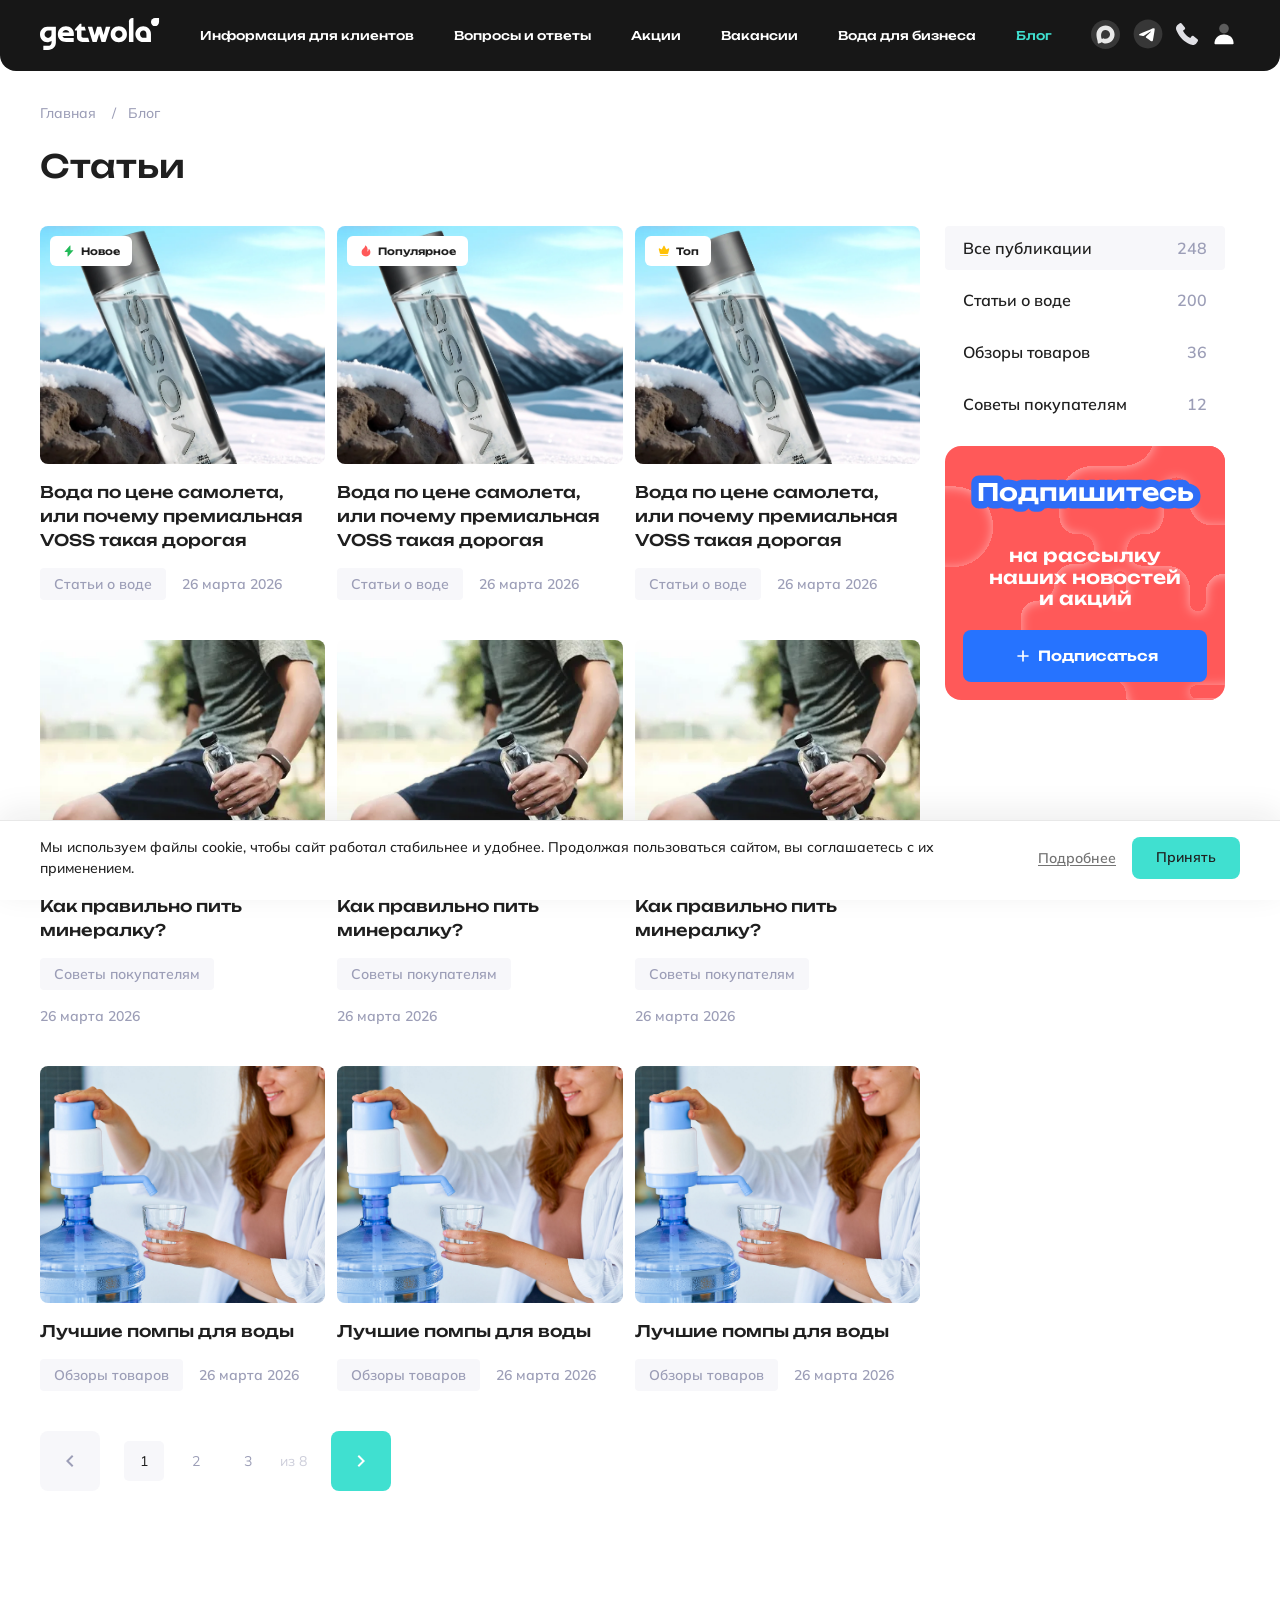
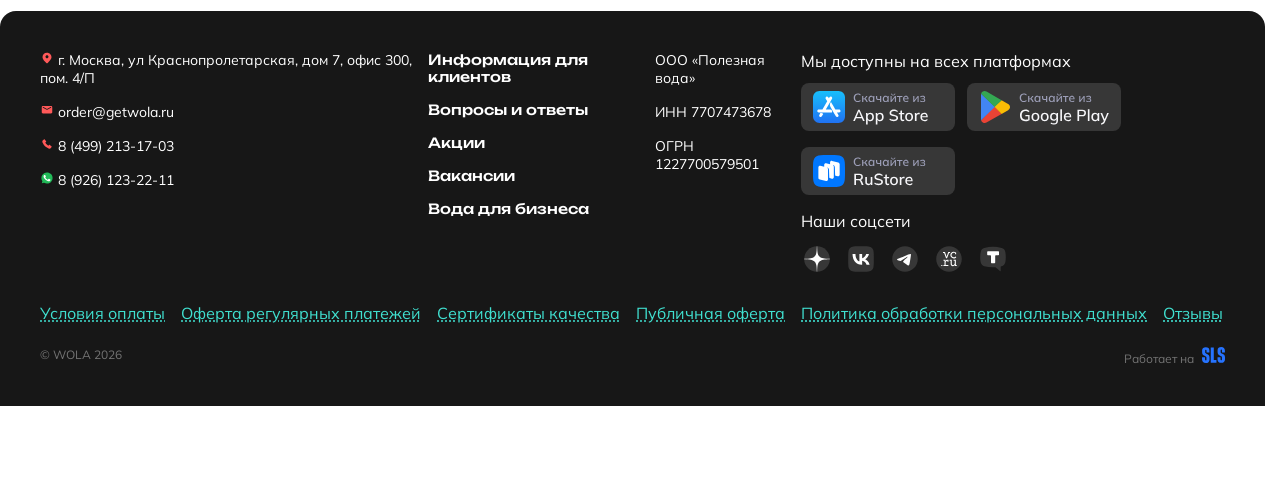
<file: index.html>
<!doctype html>
<html lang="en">
  <head>
    <meta charset="UTF-8" />
    <meta name="viewport" content="width=device-width, initial-scale=1.0" />
    <title>Document</title>
    <link rel="stylesheet" href="/styles/main.css" />
    <link rel="stylesheet" href="/styles/blog.css" />
  </head>
  <body>
    <header class="header container">
      <button id="open-menu-btn" class="header-burger-btn">
        <svg
          width="32"
          height="32"
          viewBox="0 0 25 24"
          fill="none"
          xmlns="http://www.w3.org/2000/svg"
        >
          <path
            d="M3.5 6C3.5 5.44772 3.94772 5 4.5 5H20.5C21.0523 5 21.5 5.44772 21.5 6C21.5 6.55228 21.0523 7 20.5 7H4.5C3.94772 7 3.5 6.55228 3.5 6Z"
            fill="#E0E0E5"
          ></path>
          <path
            d="M3.5 12C3.5 11.4477 3.94772 11 4.5 11H20.5C21.0523 11 21.5 11.4477 21.5 12C21.5 12.5523 21.0523 13 20.5 13H4.5C3.94772 13 3.5 12.5523 3.5 12Z"
            fill="#E0E0E5"
          ></path>
          <path
            d="M3.5 18C3.5 17.4477 3.94772 17 4.5 17H20.5C21.0523 17 21.5 17.4477 21.5 18C21.5 18.5523 21.0523 19 20.5 19H4.5C3.94772 19 3.5 18.5523 3.5 18Z"
            fill="#E0E0E5"
          ></path>
        </svg>
      </button>
      <a href="https://getwola.ru/">
        <img src="/assets/icons/logo.svg" alt="getwola" />
      </a>
      <nav id="nav-menu" class="header-nav">
        <div class="header-nav-close">
          <button id="close-menu-btn" class="header-nav-btn">
            <svg
              width="20"
              height="20"
              viewBox="0 0 20 21"
              fill="none"
              xmlns="http://www.w3.org/2000/svg"
              style="color: rgb(247, 247, 250); margin-left: auto"
            >
              <path
                fill-rule="evenodd"
                clip-rule="evenodd"
                d="M6.91058 4.91107C7.23602 4.58563 7.76366 4.58563 8.08909 4.91107L13.0891 9.91107C13.4145 10.2365 13.4145 10.7641 13.0891 11.0896L8.08909 16.0896C7.76366 16.415 7.23602 16.415 6.91058 16.0896C6.58514 15.7641 6.58514 15.2365 6.91058 14.9111L11.3213 10.5003L6.91058 6.08958C6.58514 5.76414 6.58514 5.23651 6.91058 4.91107Z"
                fill="currentColor"
              ></path>
            </svg>
          </button>
          <h2 class="header-nav-title">Меню</h2>
        </div>
        <ul class="header-nav-list">
          <li>
            <a href="https://getwola.ru/page/info"> Информация для клиентов </a>
          </li>
          <li>
            <a href="https://getwola.ru/page/faq"> Вопросы и ответы </a>
          </li>
          <li>
            <a href="https://getwola.ru/page/stocks"> Акции </a>
          </li>
          <li>
            <a href="https://work.getwola.ru/"> Вакансии </a>
          </li>
          <li>
            <a href="https://b2b.getwola.ru/"> Вода для бизнеса </a>
          </li>
          <li>
            <a class="active" href="#"> Блог </a>
          </li>
        </ul>
      </nav>
      <nav>
        <ul class="header-nav-links">
          <li>
            <a
              href="https://max.ru/id7707473678_bot"
              rel="noopener noreferrer nofollow"
              target="_blank"
              ><svg
                width="29"
                height="29"
                viewBox="0 0 16 16"
                fill="none"
                xmlns="http://www.w3.org/2000/svg"
              >
                <path
                  d="M8 16C12.4183 16 16 12.4183 16 8C16 3.58172 12.4183 0 8 0C3.58172 0 0 3.58172 0 8C0 12.4183 3.58172 16 8 16Z"
                  fill="#373737"
                ></path>
                <path
                  fill-rule="evenodd"
                  clip-rule="evenodd"
                  d="M8.15915 5.46756C6.85088 5.39869 5.82996 6.30998 5.60483 7.73631C5.41839 8.91748 5.74894 10.3567 6.03167 10.4292C6.15159 10.4599 6.44017 10.2383 6.65012 10.0396C6.68959 10.0022 6.74928 9.99594 6.79557 10.0244C7.12285 10.2253 7.4934 10.3762 7.90192 10.3977C9.24501 10.4684 10.4352 9.41323 10.5056 8.06486C10.5759 6.7165 9.50224 5.53827 8.15915 5.46756ZM5.96836 12.3151C5.91771 12.2791 5.84792 12.2889 5.80547 12.3343C5.23807 12.9418 3.78594 13.368 3.71942 12.5388C3.71942 11.8892 3.57407 11.3417 3.41403 10.739C3.21803 10.0008 3 9.17965 3 7.9862C3 5.14027 5.32507 3 8.08183 3C10.8386 3 13 5.24477 13 8.01384C13 10.7829 10.7698 12.9724 8.10791 12.9724C7.16355 12.9724 6.70527 12.8389 5.96836 12.3151Z"
                  fill="#E8E8E8"
                ></path>
              </svg>
            </a>
          </li>

          <li>
            <a
              href="https://t.me/getwola_new_bot"
              rel="opener noreferrer nofollow"
              target="_blank"
              ><svg
                width="36"
                height="36"
                viewBox="0 0 32 32"
                fill="none"
                xmlns="http://www.w3.org/2000/svg"
              >
                <path
                  d="M16 28.8002C23.0692 28.8002 28.7999 23.0694 28.7999 16.0002C28.7999 8.93095 23.0692 3.2002 16 3.2002C8.93071 3.2002 3.19995 8.93095 3.19995 16.0002C3.19995 23.0694 8.93071 28.8002 16 28.8002Z"
                  fill="#373737"
                ></path>
                <path
                  fill-rule="evenodd"
                  clip-rule="evenodd"
                  d="M8.99443 15.865C12.7259 14.2393 15.2141 13.1675 16.4591 12.6497C20.0138 11.1712 20.7524 10.9143 21.2339 10.9059C21.3397 10.904 21.5765 10.9302 21.7299 11.0547C21.8594 11.1597 21.895 11.3017 21.912 11.4013C21.9291 11.5009 21.9503 11.7279 21.9334 11.9052C21.7408 13.9292 20.9073 18.8409 20.4833 21.1077C20.3038 22.067 19.9505 22.3886 19.6085 22.42C18.8652 22.4885 18.3007 21.9288 17.5808 21.4569C16.4542 20.7184 15.8178 20.2587 14.7243 19.5381C13.4605 18.7053 14.2797 18.2476 15 17.4995C15.1884 17.3037 18.4635 14.3248 18.5269 14.0546C18.5348 14.0208 18.5422 13.8948 18.4674 13.8283C18.3925 13.7617 18.282 13.7845 18.2023 13.8026C18.0893 13.8282 16.2896 15.0178 12.8032 17.3712C12.2924 17.722 11.8297 17.8929 11.4151 17.8839C10.9581 17.8741 10.079 17.6255 9.42541 17.4131C8.62381 17.1525 7.98671 17.0148 8.04219 16.5722C8.07108 16.3417 8.38849 16.106 8.99443 15.865Z"
                  fill="white"
                ></path>
              </svg>
            </a>
          </li>
          <li>
            <a href="tel:+74992131703"
              ><svg
                width="22"
                height="22"
                viewBox="0 0 16 16"
                fill="none"
                xmlns="http://www.w3.org/2000/svg"
              >
                <path
                  d="M0.809417 6.37763C2.67144 10.4355 5.9847 13.6617 10.104 15.4107L10.7643 15.7051C12.275 16.3786 14.0509 15.8669 14.9723 14.4927L15.8352 13.2058C16.1157 12.7874 16.0303 12.2238 15.6384 11.9075L12.712 9.54524C12.2822 9.19827 11.6501 9.27909 11.3213 9.72305L10.416 10.9454C8.09303 9.79881 6.20705 7.91172 5.06116 5.58737L6.28274 4.68155C6.72645 4.35254 6.80722 3.72011 6.46045 3.29002L4.09952 0.361814C3.78341 -0.0302555 3.22035 -0.115777 2.80219 0.164769L1.50717 1.03362C0.125177 1.96082 -0.383354 3.75243 0.305269 5.26804L0.808659 6.37598L0.809417 6.37763Z"
                  fill="#E0E0E5"
                ></path>
              </svg>
            </a>
          </li>
          <li>
            <a href="https://getwola.ru/profile"
              ><svg
                width="32"
                height="32"
                viewBox="0 0 24 25"
                fill="currentColor"
                xmlns="http://www.w3.org/2000/svg"
                style="color: rgb(255, 255, 255)"
              >
                <path
                  opacity="0.3"
                  d="M12 12.0294C9.92893 12.0294 8.25 10.3439 8.25 8.26471C8.25 6.18552 9.92893 4.5 12 4.5C14.0711 4.5 15.75 6.18552 15.75 8.26471C15.75 10.3439 14.0711 12.0294 12 12.0294Z"
                ></path>
                <path
                  d="M4.50054 19.7464C4.82355 15.2545 8.05159 12.9707 11.9861 12.9707C15.976 12.9707 19.2541 15.129 19.4983 19.7472C19.508 19.9311 19.4983 20.5001 18.8723 20.5001C15.7843 20.5001 11.1956 20.5001 5.10625 20.5001C4.89726 20.5001 4.48295 19.9911 4.50054 19.7464Z"
                ></path>
              </svg>
            </a>
          </li>
        </ul>
      </nav>
    </header>
    <main class="main">
      <div class="container">
        <nav>
          <ul class="breadcrumbs">
            <li>
              <a href="/">Главная</a>
            </li>
            <li>Блог</li>
          </ul>
        </nav>
        <section class="blog">
          <h1 class="blog-title">Статьи</h1>
          <div class="blog-container">
            <div class="blog-list-wrapper">
              <ul class="blog-list">
                <li>
                  <article itemscope itemtype="https://schema.org/Article">
                    <link
                      itemprop="url"
                      href="https://example.com/blog/voss-premium-water"
                    />
                    <div
                      itemprop="publisher"
                      itemscope
                      itemtype="https://schema.org/Organization"
                    >
                      <meta itemprop="name" content="getwola" />
                    </div>
                    <a class="blog-item" href="">
                      <div class="blog-item-image">
                        <span class="blog-item-tag new">Новое</span>
                        <img
                          src="/assets/images/voss.webp"
                          alt="Вода по цене самолета, или почему премиальная VOSS такая дорогая"
                          itemprop="image"
                        />
                      </div>
                      <h2 class="blog-item-title" itemprop="headline">
                        Вода по цене самолета, или почему премиальная VOSS такая
                        дорогая
                      </h2>
                      <div class="blog-item-details">
                        <span
                          class="blog-item-category"
                          itemprop="articleSection"
                        >
                          Статьи о воде
                        </span>
                        <time
                          datetime="2026-03-26"
                          class="blog-item-date"
                          itemprop="datePublished"
                          >26 марта 2026</time
                        >
                      </div>
                    </a>
                  </article>
                </li>
                <li>
                  <article itemscope itemtype="https://schema.org/Article">
                    <link
                      itemprop="url"
                      href="https://example.com/blog/voss-premium-water"
                    />
                    <div
                      itemprop="publisher"
                      itemscope
                      itemtype="https://schema.org/Organization"
                    >
                      <meta itemprop="name" content="getwola" />
                    </div>
                    <a class="blog-item" href="">
                      <div class="blog-item-image">
                        <span class="blog-item-tag popular">Популярное</span>
                        <img
                          src="/assets/images/voss.webp"
                          alt="Вода по цене самолета, или почему премиальная VOSS такая дорогая"
                          itemprop="image"
                        />
                      </div>
                      <h2 class="blog-item-title" itemprop="headline">
                        Вода по цене самолета, или почему премиальная VOSS такая
                        дорогая
                      </h2>
                      <div class="blog-item-details">
                        <span
                          class="blog-item-category"
                          itemprop="articleSection"
                        >
                          Статьи о воде
                        </span>
                        <time
                          datetime="2026-03-26"
                          class="blog-item-date"
                          itemprop="datePublished"
                          >26 марта 2026</time
                        >
                      </div>
                    </a>
                  </article>
                </li>
                <li>
                  <article itemscope itemtype="https://schema.org/Article">
                    <link
                      itemprop="url"
                      href="https://example.com/blog/voss-premium-water"
                    />
                    <div
                      itemprop="publisher"
                      itemscope
                      itemtype="https://schema.org/Organization"
                    >
                      <meta itemprop="name" content="getwola" />
                    </div>
                    <a class="blog-item" href="">
                      <div class="blog-item-image">
                        <span class="blog-item-tag top">Топ</span>
                        <img
                          src="/assets/images/voss.webp"
                          alt="Вода по цене самолета, или почему премиальная VOSS такая дорогая"
                          itemprop="image"
                        />
                      </div>
                      <h2 class="blog-item-title" itemprop="headline">
                        Вода по цене самолета, или почему премиальная VOSS такая
                        дорогая
                      </h2>
                      <div class="blog-item-details">
                        <span
                          class="blog-item-category"
                          itemprop="articleSection"
                        >
                          Статьи о воде
                        </span>
                        <time
                          datetime="2026-03-26"
                          class="blog-item-date"
                          itemprop="datePublished"
                          >26 марта 2026</time
                        >
                      </div>
                    </a>
                  </article>
                </li>
                <li>
                  <article itemscope itemtype="https://schema.org/Article">
                    <link
                      itemprop="url"
                      href="https://example.com/blog/voss-premium-water"
                    />
                    <div
                      itemprop="publisher"
                      itemscope
                      itemtype="https://schema.org/Organization"
                    >
                      <meta itemprop="name" content="getwola" />
                    </div>
                    <a class="blog-item" href="">
                      <div class="blog-item-image">
                        <img
                          src="/assets/images/bottle.webp"
                          alt="Как правильно пить минералку?"
                          itemprop="image"
                        />
                      </div>
                      <h2 class="blog-item-title" itemprop="headline">
                        Как правильно пить минералку?
                      </h2>
                      <div class="blog-item-details">
                        <span
                          class="blog-item-category"
                          itemprop="articleSection"
                        >
                          Советы покупателям
                        </span>
                        <time
                          datetime="2026-03-26"
                          class="blog-item-date"
                          itemprop="datePublished"
                          >26 марта 2026</time
                        >
                      </div>
                    </a>
                  </article>
                </li>
                <li>
                  <article itemscope itemtype="https://schema.org/Article">
                    <link
                      itemprop="url"
                      href="https://example.com/blog/voss-premium-water"
                    />
                    <div
                      itemprop="publisher"
                      itemscope
                      itemtype="https://schema.org/Organization"
                    >
                      <meta itemprop="name" content="getwola" />
                    </div>
                    <a class="blog-item" href="">
                      <div class="blog-item-image">
                        <img
                          src="/assets/images/bottle.webp"
                          alt="Как правильно пить минералку?"
                          itemprop="image"
                        />
                      </div>
                      <h2 class="blog-item-title" itemprop="headline">
                        Как правильно пить минералку?
                      </h2>
                      <div class="blog-item-details">
                        <span
                          class="blog-item-category"
                          itemprop="articleSection"
                        >
                          Советы покупателям
                        </span>
                        <time
                          datetime="2026-03-26"
                          class="blog-item-date"
                          itemprop="datePublished"
                          >26 марта 2026</time
                        >
                      </div>
                    </a>
                  </article>
                </li>
                <li>
                  <article itemscope itemtype="https://schema.org/Article">
                    <link
                      itemprop="url"
                      href="https://example.com/blog/voss-premium-water"
                    />
                    <div
                      itemprop="publisher"
                      itemscope
                      itemtype="https://schema.org/Organization"
                    >
                      <meta itemprop="name" content="getwola" />
                    </div>
                    <a class="blog-item" href="">
                      <div class="blog-item-image">
                        <img
                          src="/assets/images/bottle.webp"
                          alt="Как правильно пить минералку?"
                          itemprop="image"
                        />
                      </div>
                      <h2 class="blog-item-title" itemprop="headline">
                        Как правильно пить минералку?
                      </h2>
                      <div class="blog-item-details">
                        <span
                          class="blog-item-category"
                          itemprop="articleSection"
                        >
                          Советы покупателям
                        </span>
                        <time
                          datetime="2026-03-26"
                          class="blog-item-date"
                          itemprop="datePublished"
                          >26 марта 2026</time
                        >
                      </div>
                    </a>
                  </article>
                </li>
                <li>
                  <article itemscope itemtype="https://schema.org/Article">
                    <link
                      itemprop="url"
                      href="https://example.com/blog/voss-premium-water"
                    />
                    <div
                      itemprop="publisher"
                      itemscope
                      itemtype="https://schema.org/Organization"
                    >
                      <meta itemprop="name" content="getwola" />
                    </div>
                    <a class="blog-item" href="">
                      <div class="blog-item-image">
                        <img
                          src="/assets/images/pump.png"
                          alt="Лучшие помпы для воды"
                          itemprop="image"
                        />
                      </div>
                      <h2 class="blog-item-title" itemprop="headline">
                        Лучшие помпы для воды
                      </h2>
                      <div class="blog-item-details">
                        <span
                          class="blog-item-category"
                          itemprop="articleSection"
                        >
                          Обзоры товаров
                        </span>
                        <time
                          datetime="2026-03-26"
                          class="blog-item-date"
                          itemprop="datePublished"
                          >26 марта 2026</time
                        >
                      </div>
                    </a>
                  </article>
                </li>
                <li>
                  <article itemscope itemtype="https://schema.org/Article">
                    <link
                      itemprop="url"
                      href="https://example.com/blog/voss-premium-water"
                    />
                    <div
                      itemprop="publisher"
                      itemscope
                      itemtype="https://schema.org/Organization"
                    >
                      <meta itemprop="name" content="getwola" />
                    </div>
                    <a class="blog-item" href="">
                      <div class="blog-item-image">
                        <img
                          src="/assets/images/pump.png"
                          alt="Лучшие помпы для воды"
                          itemprop="image"
                        />
                      </div>
                      <h2 class="blog-item-title" itemprop="headline">
                        Лучшие помпы для воды
                      </h2>
                      <div class="blog-item-details">
                        <span
                          class="blog-item-category"
                          itemprop="articleSection"
                        >
                          Обзоры товаров
                        </span>
                        <time
                          datetime="2026-03-26"
                          class="blog-item-date"
                          itemprop="datePublished"
                          >26 марта 2026</time
                        >
                      </div>
                    </a>
                  </article>
                </li>
                <li>
                  <article itemscope itemtype="https://schema.org/Article">
                    <link
                      itemprop="url"
                      href="https://example.com/blog/voss-premium-water"
                    />
                    <div
                      itemprop="publisher"
                      itemscope
                      itemtype="https://schema.org/Organization"
                    >
                      <meta itemprop="name" content="getwola" />
                    </div>
                    <a class="blog-item" href="">
                      <div class="blog-item-image">
                        <img
                          src="/assets/images/pump.png"
                          alt="Лучшие помпы для воды"
                          itemprop="image"
                        />
                      </div>
                      <h2 class="blog-item-title" itemprop="headline">
                        Лучшие помпы для воды
                      </h2>
                      <div class="blog-item-details">
                        <span
                          class="blog-item-category"
                          itemprop="articleSection"
                        >
                          Обзоры товаров
                        </span>
                        <time
                          datetime="2026-03-26"
                          class="blog-item-date"
                          itemprop="datePublished"
                          >26 марта 2026</time
                        >
                      </div>
                    </a>
                  </article>
                </li>
              </ul>
              <nav
                class="blog-pagination"
                aria-label="Навигация по страницам блога"
              >
                <a
                  class="blog-pagination-button back disabled"
                  href="#"
                  tabindex="-1"
                  title="Назад"
                  ><svg
                    width="24"
                    height="24"
                    viewBox="0 0 24 24"
                    fill="none"
                    xmlns="http://www.w3.org/2000/svg"
                  >
                    <path
                      d="M8.58997 16.5901L13.17 12.0001L8.58997 7.41012L9.99997 6.00012L16 12.0001L9.99997 18.0001L8.58997 16.5901Z"
                      fill="white"
                    />
                  </svg>
                </a>
                <ul class="blog-pagination-links">
                  <li>
                    <a
                      class="blog-pagination-current"
                      href="?page=1"
                      aria-current="page"
                      >1</a
                    >
                  </li>
                  <li>
                    <a href="?page=2">2</a>
                  </li>

                  <li>
                    <a href="?page=3">3</a>
                  </li>
                  <li>
                    <span class="blog-pagination-total"> из 8</span>
                  </li>
                </ul>
                <a class="blog-pagination-button" href="?page=2" title="Вперёд">
                  <svg
                    width="24"
                    height="24"
                    viewBox="0 0 24 24"
                    fill="none"
                    xmlns="http://www.w3.org/2000/svg"
                  >
                    <path
                      d="M8.58997 16.5901L13.17 12.0001L8.58997 7.41012L9.99997 6.00012L16 12.0001L9.99997 18.0001L8.58997 16.5901Z"
                      fill="white"
                    />
                  </svg>
                </a>
              </nav>
            </div>
            <div class="blog-filters-wrapper">
              <ul class="blog-filters">
                <li>
                  <a class="blog-filters-item active" href="#"
                    >Все публикации <span class="quantity">248</span></a
                  >
                </li>
                <li>
                  <a class="blog-filters-item" href="#"
                    >Статьи о воде <span class="quantity">200</span></a
                  >
                </li>
                <li>
                  <a class="blog-filters-item" href="#"
                    >Обзоры товаров <span class="quantity">36</span></a
                  >
                </li>
                <li>
                  <a class="blog-filters-item" href="#"
                    >Советы покупателям <span class="quantity">12</span></a
                  >
                </li>
              </ul>
              <div id="open-modal-btn" role="button" class="subscribe">
                <svg aria-label="Подпишитесь" role="img" viewBox="0 0 800 200">
                  <text
                    x="50%"
                    y="50%"
                    dominant-baseline="middle"
                    text-anchor="middle"
                    font-size="80"
                    font-weight="600"
                    fill="white"
                    stroke="#2f6df6"
                    stroke-width="49"
                    stroke-linejoin="round"
                    stroke-linecap="round"
                    paint-order="stroke"
                  >
                    Подпишитесь
                  </text>
                </svg>

                <p class="subscribe-text">
                  на рассылку <br />
                  наших новостей <br />
                  и акций
                </p>
                <button type="button" class="subscribe-button">
                  Подписаться
                </button>
              </div>
            </div>
          </div>
        </section>
      </div>
    </main>
    <footer class="footer container">
      <div class="footer-content">
        <ul class="footer-contacts-list">
          <li>
            <svg
              width="14"
              height="14"
              viewBox="0 0 16 16"
              fill="none"
              xmlns="http://www.w3.org/2000/svg"
            >
              <path
                fill-rule="evenodd"
                clip-rule="evenodd"
                d="M7.16924 13.6942C5.70775 12.3759 2.8291 9.48535 2.8291 7.17055C2.8291 4.06822 4.89732 2 7.99965 2C11.102 2 13.1702 4.58528 13.1702 7.17055C13.1702 9.11524 10.2445 12.2302 8.79468 13.6545C8.34324 14.0979 7.63913 14.1181 7.16924 13.6942ZM9.72334 6.48116C9.72334 7.43304 8.95169 8.20468 7.99982 8.20468C7.04795 8.20468 6.2763 7.43304 6.2763 6.48116C6.2763 5.52929 7.04795 4.75765 7.99982 4.75765C8.95169 4.75765 9.72334 5.52929 9.72334 6.48116Z"
                fill="#FF5959"
              ></path>
            </svg>
            <span>
              г. Москва, ул Краснопролетарская, дом 7, офис 300, пом. 4/П
            </span>
          </li>
          <li>
            <svg
              width="14"
              height="14"
              viewBox="0 0 14 14"
              fill="none"
              xmlns="http://www.w3.org/2000/svg"
            >
              <path
                fill-rule="evenodd"
                clip-rule="evenodd"
                d="M2.91667 2.9165C2.27233 2.9165 1.75 3.43884 1.75 4.08317V9.33317C1.75 9.9775 2.27233 10.4998 2.91667 10.4998H11.0833C11.7277 10.4998 12.25 9.9775 12.25 9.33317V4.08317C12.25 3.43884 11.7277 2.9165 11.0833 2.9165H2.91667ZM11.177 4.16743C11.0624 3.95469 10.7971 3.87509 10.5843 3.98964L7.00008 5.91962L3.41584 3.98964C3.20309 3.87509 2.93777 3.95469 2.82321 4.16743C2.70866 4.38018 2.78826 4.6455 3.001 4.76006L6.79267 6.80172C6.92216 6.87145 7.07801 6.87145 7.2075 6.80172L10.9992 4.76006C11.2119 4.6455 11.2915 4.38018 11.177 4.16743Z"
                fill="#FF5959"
              />
            </svg>
            <a href="mailto:order@getwola.ru">order@getwola.ru</a>
          </li>
          <li>
            <svg
              width="14"
              height="14"
              viewBox="0 0 14 14"
              fill="none"
              xmlns="http://www.w3.org/2000/svg"
            >
              <path
                d="M2.80541 6.05378C3.89159 8.42086 5.82433 10.3028 8.22723 11.3231L8.61241 11.4948C9.49365 11.8877 10.5296 11.5892 11.0671 10.7876L11.5704 10.0369C11.7341 9.7928 11.6843 9.46407 11.4557 9.27953L9.74859 7.90155C9.49786 7.69916 9.12916 7.7463 8.93734 8.00528L8.40925 8.71829C7.05418 8.04947 5.95403 6.94866 5.2856 5.5928L5.99819 5.0644C6.25701 4.87248 6.30413 4.50356 6.10185 4.25268L4.72464 2.54455C4.54024 2.31585 4.21179 2.26596 3.96786 2.42961L3.21243 2.93644C2.40627 3.47731 2.10963 4.52242 2.51133 5.40652L2.80497 6.05282L2.80541 6.05378Z"
                fill="#FF5959"
              />
            </svg>
            <a href="tel:+74992131703">8 (499) 213-17-03</a>
          </li>
          <li>
            <svg
              width="14"
              height="14"
              viewBox="0 0 14 14"
              fill="none"
              xmlns="http://www.w3.org/2000/svg"
            >
              <path
                d="M7.0019 1.40085C6.00134 1.40055 5.01898 1.66832 4.15696 2.17631C3.29495 2.68429 2.58476 3.41393 2.10027 4.28936C1.61577 5.16479 1.37466 6.15404 1.40199 7.15422C1.42933 8.1544 1.72413 9.129 2.25572 9.97665L2.38895 10.1883L1.82296 12.2538L3.94235 11.6982L4.14644 11.8192C5.00921 12.3302 5.99351 12.5997 6.99623 12.5997H6.99907C8.48425 12.5999 9.9087 12.0102 10.9591 10.9602C12.0094 9.91016 12.5997 8.48591 12.5999 7.00073C12.6002 5.51555 12.0104 4.0911 10.9604 3.04074C9.91039 1.99038 8.48614 1.40015 7.00096 1.3999L7.0019 1.40085Z"
                fill="#22BA59"
              />
              <path
                d="M10.2939 9.40395C10.17 9.60849 10.0052 9.78519 9.80973 9.92292C9.61427 10.0607 9.39241 10.1565 9.15813 10.2043C8.80441 10.2649 8.44141 10.2423 8.09796 10.1381C7.77226 10.0366 7.45213 9.91805 7.1389 9.78285C5.97643 9.19947 4.98559 8.3239 4.2636 7.24205C3.86975 6.74123 3.63068 6.13632 3.57572 5.50156C3.57118 5.23956 3.62127 4.97948 3.72278 4.7379C3.82429 4.49632 3.97501 4.27853 4.16533 4.09841C4.22158 4.03424 4.29048 3.9824 4.36772 3.94614C4.44496 3.90988 4.52886 3.88998 4.61416 3.8877C4.72565 3.8877 4.8381 3.88769 4.93636 3.89336C5.0403 3.89809 5.17826 3.85368 5.31432 4.1825C5.45605 4.51888 5.79243 5.34755 5.83401 5.43164C5.8607 5.47573 5.87597 5.52578 5.87844 5.57725C5.88092 5.62873 5.87052 5.68 5.84818 5.72645C5.80579 5.82754 5.74916 5.92204 5.67999 6.00708C5.59495 6.10535 5.5033 6.22629 5.42771 6.30189C5.34267 6.38598 5.25574 6.47669 5.35306 6.64488C5.60584 7.07769 5.9214 7.47063 6.28945 7.81087C6.68879 8.16591 7.147 8.44857 7.64347 8.64615C7.81166 8.73119 7.90993 8.71607 8.0082 8.60363C8.10647 8.49119 8.42868 8.11229 8.54112 7.9441C8.65356 7.77591 8.76506 7.80426 8.91907 7.86001C9.07309 7.91575 9.90176 8.323 10.0699 8.40804C10.2381 8.49308 10.3506 8.53371 10.3922 8.60363C10.4382 8.87428 10.4041 9.1525 10.2939 9.40395Z"
                fill="white"
              />
            </svg>
            <a href="tel:+79261232211">8 (926) 123-22-11</a>
          </li>
        </ul>
        <ul class="footer-nav-list">
          <li>
            <a href="https://getwola.ru/page/info"> Информация для клиентов </a>
          </li>
          <li>
            <a href="https://getwola.ru/page/faq"> Вопросы и ответы </a>
          </li>
          <li>
            <a href="https://getwola.ru/page/stocks"> Акции </a>
          </li>
          <li>
            <a href="https://work.getwola.ru/"> Вакансии </a>
          </li>
          <li>
            <a href="https://b2b.getwola.ru/"> Вода для бизнеса </a>
          </li>
        </ul>
        <ul class="footer-legal-list">
          <li>ООО «Полезная вода»</li>
          <li>ИНН 7707473678</li>
          <li>ОГРН 1227700579501</li>
        </ul>
        <div class="footer-access">
          <span>Мы доступны на всех платформах</span>
          <ul class="footer-app-list">
            <li>
              <a
                rel="nofollow"
                target="_blank"
                href="https://apps.apple.com/ru/app/getwola-%D0%B4%D0%BE%D1%81%D1%82%D0%B0%D0%B2%D0%BA%D0%B0-%D0%B2%D0%BE%D0%B4%D1%8B/id1531824846"
              >
                <svg
                  width="154"
                  height="48"
                  viewBox="0 0 154 48"
                  fill="none"
                  xmlns="http://www.w3.org/2000/svg"
                >
                  <rect width="154" height="48" rx="8" fill="#373737"></rect>
                  <g clip-path="url(#clip0_14543_10960)">
                    <path
                      d="M37.536 8H18.464C14.892 8 12 10.892 12 14.464V33.54C12 37.108 14.892 40 18.464 40H37.54C41.108 40 44.004 37.108 44.004 33.536V14.464C44 10.892 41.108 8 37.536 8Z"
                      fill="url(#paint0_linear_14543_10960)"
                    ></path>
                    <path
                      d="M27.864 15.3524L28.512 14.2324C28.912 13.5324 29.804 13.2964 30.504 13.6964C31.204 14.0964 31.44 14.9884 31.04 15.6884L24.796 26.4964H29.312C30.776 26.4964 31.596 28.2164 30.96 29.4084H17.72C16.912 29.4084 16.264 28.7604 16.264 27.9524C16.264 27.1444 16.912 26.4964 17.72 26.4964H21.432L26.184 18.2604L24.7 15.6844C24.3 14.9844 24.536 14.1004 25.236 13.6924C25.936 13.2924 26.82 13.5284 27.228 14.2284L27.864 15.3524ZM22.248 30.9084L20.848 33.3364C20.448 34.0364 19.556 34.2724 18.856 33.8724C18.156 33.4724 17.92 32.5804 18.32 31.8804L19.36 30.0804C20.536 29.7164 21.492 29.9964 22.248 30.9084ZM34.304 26.5044H38.092C38.9 26.5044 39.548 27.1524 39.548 27.9604C39.548 28.7684 38.9 29.4164 38.092 29.4164H35.988L37.408 31.8804C37.808 32.5804 37.572 33.4644 36.872 33.8724C36.172 34.2724 35.288 34.0364 34.88 33.3364C32.488 29.1884 30.692 26.0844 29.5 24.0164C28.28 21.9124 29.152 19.8004 30.012 19.0844C30.968 20.7244 32.396 23.2004 34.304 26.5044Z"
                      fill="white"
                    ></path>
                  </g>
                  <path
                    d="M56.8 19.108C55.936 19.108 55.2 18.932 54.592 18.58C53.984 18.228 53.516 17.728 53.188 17.08C52.868 16.424 52.708 15.652 52.708 14.764C52.708 13.876 52.868 13.108 53.188 12.46C53.516 11.812 53.984 11.312 54.592 10.96C55.2 10.608 55.936 10.432 56.8 10.432C57.4 10.432 57.936 10.52 58.408 10.696C58.88 10.872 59.292 11.128 59.644 11.464L59.212 12.46C58.828 12.132 58.452 11.896 58.084 11.752C57.724 11.608 57.304 11.536 56.824 11.536C55.912 11.536 55.216 11.816 54.736 12.376C54.256 12.936 54.016 13.732 54.016 14.764C54.016 15.796 54.256 16.596 54.736 17.164C55.216 17.724 55.912 18.004 56.824 18.004C57.304 18.004 57.724 17.932 58.084 17.788C58.452 17.644 58.828 17.404 59.212 17.068L59.644 18.064C59.292 18.4 58.88 18.66 58.408 18.844C57.936 19.02 57.4 19.108 56.8 19.108ZM61.1268 19V12.952H62.3268V15.424H63.3708L65.2548 12.952H66.5748L64.3188 15.928L64.0188 15.544C64.2508 15.568 64.4508 15.628 64.6188 15.724C64.7868 15.812 64.9508 15.944 65.1108 16.12C65.2708 16.296 65.4348 16.528 65.6028 16.816L66.8628 19H65.5668L64.4868 17.152C64.3668 16.944 64.2508 16.784 64.1388 16.672C64.0268 16.552 63.8988 16.472 63.7548 16.432C63.6108 16.384 63.4348 16.36 63.2268 16.36H62.3268V19H61.1268ZM70.1119 19.108C69.5759 19.108 69.1079 18.984 68.7079 18.736C68.3079 18.488 67.9959 18.128 67.7719 17.656C67.5559 17.184 67.4479 16.624 67.4479 15.976C67.4479 15.32 67.5559 14.76 67.7719 14.296C67.9959 13.832 68.3079 13.476 68.7079 13.228C69.1079 12.972 69.5759 12.844 70.1119 12.844C70.6399 12.844 71.0999 12.976 71.4919 13.24C71.8839 13.504 72.1439 13.864 72.2719 14.32H72.1399L72.2599 12.952H73.4359C73.4119 13.2 73.3879 13.448 73.3639 13.696C73.3479 13.936 73.3399 14.172 73.3399 14.404V19H72.1279V17.656H72.2599C72.1319 18.104 71.8679 18.46 71.4679 18.724C71.0759 18.98 70.6239 19.108 70.1119 19.108ZM70.4119 18.16C70.9319 18.16 71.3479 17.976 71.6599 17.608C71.9799 17.24 72.1399 16.696 72.1399 15.976C72.1399 15.256 71.9799 14.716 71.6599 14.356C71.3479 13.988 70.9319 13.804 70.4119 13.804C69.8839 13.804 69.4599 13.988 69.1399 14.356C68.8279 14.716 68.6719 15.256 68.6719 15.976C68.6719 16.696 68.8279 17.24 69.1399 17.608C69.4519 17.976 69.8759 18.16 70.4119 18.16ZM79.0651 19V16.66C78.8411 16.78 78.6011 16.876 78.3451 16.948C78.0891 17.012 77.8171 17.044 77.5291 17.044C76.6571 17.044 76.0091 16.84 75.5851 16.432C75.1691 16.016 74.9611 15.396 74.9611 14.572V12.952H76.1611V14.476C76.1611 15.028 76.2851 15.428 76.5331 15.676C76.7811 15.924 77.1731 16.048 77.7091 16.048C77.9811 16.048 78.2211 16.02 78.4291 15.964C78.6371 15.9 78.8411 15.804 79.0411 15.676V12.952H80.2531V19H79.0651ZM84.4323 19.108C83.8963 19.108 83.4283 18.984 83.0283 18.736C82.6283 18.488 82.3163 18.128 82.0923 17.656C81.8763 17.184 81.7683 16.624 81.7683 15.976C81.7683 15.32 81.8763 14.76 82.0923 14.296C82.3163 13.832 82.6283 13.476 83.0283 13.228C83.4283 12.972 83.8963 12.844 84.4323 12.844C84.9603 12.844 85.4203 12.976 85.8123 13.24C86.2043 13.504 86.4643 13.864 86.5923 14.32H86.4603L86.5803 12.952H87.7563C87.7323 13.2 87.7083 13.448 87.6843 13.696C87.6683 13.936 87.6603 14.172 87.6603 14.404V19H86.4483V17.656H86.5803C86.4523 18.104 86.1883 18.46 85.7883 18.724C85.3963 18.98 84.9443 19.108 84.4323 19.108ZM84.7323 18.16C85.2523 18.16 85.6683 17.976 85.9803 17.608C86.3003 17.24 86.4603 16.696 86.4603 15.976C86.4603 15.256 86.3003 14.716 85.9803 14.356C85.6683 13.988 85.2523 13.804 84.7323 13.804C84.2043 13.804 83.7803 13.988 83.4603 14.356C83.1483 14.716 82.9923 15.256 82.9923 15.976C82.9923 16.696 83.1483 17.24 83.4603 17.608C83.7723 17.976 84.1963 18.16 84.7323 18.16ZM89.5214 19V12.952H90.6254V17.836H90.2894L93.9374 12.952H94.9454V19H93.8534V14.104H94.2014L90.5294 19H89.5214ZM92.2334 12.4C91.8654 12.4 91.5374 12.34 91.2494 12.22C90.9614 12.1 90.7134 11.924 90.5054 11.692C90.3054 11.452 90.1534 11.164 90.0494 10.828L90.7214 10.588C90.8574 10.964 91.0494 11.244 91.2974 11.428C91.5454 11.604 91.8574 11.692 92.2334 11.692C92.6174 11.692 92.9294 11.608 93.1694 11.44C93.4174 11.272 93.6294 10.992 93.8054 10.6L94.4294 10.828C94.2374 11.372 93.9494 11.772 93.5654 12.028C93.1894 12.276 92.7454 12.4 92.2334 12.4ZM98.0596 19V13.924H95.9236V12.952H101.408V13.924H99.2596V19H98.0596ZM105.186 19.108C104.21 19.108 103.442 18.832 102.882 18.28C102.322 17.728 102.042 16.964 102.042 15.988C102.042 15.356 102.162 14.804 102.402 14.332C102.65 13.86 102.99 13.496 103.422 13.24C103.862 12.976 104.37 12.844 104.946 12.844C105.514 12.844 105.99 12.964 106.374 13.204C106.758 13.444 107.05 13.784 107.25 14.224C107.45 14.656 107.55 15.168 107.55 15.76V16.144H102.99V15.448H106.722L106.518 15.604C106.518 15.004 106.382 14.54 106.11 14.212C105.846 13.876 105.462 13.708 104.958 13.708C104.398 13.708 103.966 13.904 103.662 14.296C103.358 14.68 103.206 15.212 103.206 15.892V16.012C103.206 16.724 103.378 17.26 103.722 17.62C104.074 17.98 104.57 18.16 105.21 18.16C105.562 18.16 105.89 18.112 106.194 18.016C106.506 17.912 106.802 17.744 107.082 17.512L107.478 18.34C107.198 18.588 106.858 18.78 106.458 18.916C106.058 19.044 105.634 19.108 105.186 19.108ZM112.232 19V12.952H113.336V17.836H113L116.648 12.952H117.656V19H116.564V14.104H116.912L113.24 19H112.232ZM121.575 19.108C121.047 19.108 120.551 19.044 120.087 18.916C119.623 18.78 119.243 18.588 118.947 18.34L119.319 17.524C119.615 17.756 119.955 17.932 120.339 18.052C120.723 18.164 121.135 18.22 121.575 18.22C122.127 18.22 122.527 18.14 122.775 17.98C123.031 17.812 123.159 17.576 123.159 17.272C123.159 16.976 123.055 16.752 122.847 16.6C122.639 16.448 122.335 16.372 121.935 16.372H120.447V15.508H121.815C122.175 15.508 122.455 15.432 122.655 15.28C122.855 15.128 122.955 14.916 122.955 14.644C122.955 14.356 122.839 14.132 122.607 13.972C122.375 13.812 122.015 13.732 121.527 13.732C121.111 13.732 120.731 13.784 120.387 13.888C120.043 13.992 119.715 14.148 119.403 14.356L119.043 13.576C119.371 13.328 119.759 13.144 120.207 13.024C120.655 12.904 121.139 12.844 121.659 12.844C122.443 12.844 123.039 12.992 123.447 13.288C123.855 13.576 124.059 13.992 124.059 14.536C124.059 14.912 123.931 15.232 123.675 15.496C123.427 15.76 123.091 15.92 122.667 15.976V15.82C123.155 15.844 123.543 15.992 123.831 16.264C124.127 16.528 124.275 16.88 124.275 17.32C124.275 17.864 124.043 18.3 123.579 18.628C123.123 18.948 122.455 19.108 121.575 19.108Z"
                    fill="#9C9EB7"
                  ></path>
                  <path
                    d="M52.16 38L57.184 26.72H58.608L63.712 38H62L60.608 34.8L61.312 35.248H54.48L55.232 34.8L53.84 38H52.16ZM57.872 28.544L55.44 34.288L55.056 33.92H60.736L60.416 34.288L57.936 28.544H57.872ZM65.059 41.456V31.872C65.059 31.5627 65.043 31.248 65.011 30.928C64.9897 30.5973 64.963 30.2667 64.931 29.936H66.499L66.659 31.76H66.483C66.6537 31.152 66.995 30.672 67.507 30.32C68.0297 29.968 68.6483 29.792 69.363 29.792C70.0777 29.792 70.7017 29.9627 71.235 30.304C71.7683 30.6347 72.179 31.1093 72.467 31.728C72.7657 32.3467 72.915 33.0933 72.915 33.968C72.915 34.832 72.7657 35.5787 72.467 36.208C72.179 36.8373 71.7683 37.3173 71.235 37.648C70.7017 37.9787 70.0777 38.144 69.363 38.144C68.659 38.144 68.0457 37.9733 67.523 37.632C67.011 37.28 66.6697 36.8053 66.499 36.208H66.675V41.456H65.059ZM68.963 36.88C69.667 36.88 70.227 36.6347 70.643 36.144C71.0697 35.6533 71.283 34.928 71.283 33.968C71.283 33.008 71.0697 32.288 70.643 31.808C70.227 31.3173 69.667 31.072 68.963 31.072C68.259 31.072 67.6937 31.3173 67.267 31.808C66.851 32.288 66.643 33.008 66.643 33.968C66.643 34.928 66.851 35.6533 67.267 36.144C67.6937 36.6347 68.259 36.88 68.963 36.88ZM74.809 41.456V31.872C74.809 31.5627 74.793 31.248 74.761 30.928C74.7397 30.5973 74.713 30.2667 74.681 29.936H76.249L76.409 31.76H76.233C76.4037 31.152 76.745 30.672 77.257 30.32C77.7797 29.968 78.3983 29.792 79.113 29.792C79.8277 29.792 80.4517 29.9627 80.985 30.304C81.5183 30.6347 81.929 31.1093 82.217 31.728C82.5157 32.3467 82.665 33.0933 82.665 33.968C82.665 34.832 82.5157 35.5787 82.217 36.208C81.929 36.8373 81.5183 37.3173 80.985 37.648C80.4517 37.9787 79.8277 38.144 79.113 38.144C78.409 38.144 77.7957 37.9733 77.273 37.632C76.761 37.28 76.4197 36.8053 76.249 36.208H76.425V41.456H74.809ZM78.713 36.88C79.417 36.88 79.977 36.6347 80.393 36.144C80.8197 35.6533 81.033 34.928 81.033 33.968C81.033 33.008 80.8197 32.288 80.393 31.808C79.977 31.3173 79.417 31.072 78.713 31.072C78.009 31.072 77.4437 31.3173 77.017 31.808C76.601 32.288 76.393 33.008 76.393 33.968C76.393 34.928 76.601 35.6533 77.017 36.144C77.4437 36.6347 78.009 36.88 78.713 36.88ZM92.7766 38.144C91.87 38.144 91.0486 38.032 90.3126 37.808C89.5766 37.5733 88.9366 37.2427 88.3926 36.816L88.9526 35.504C89.3153 35.7813 89.6886 36.0107 90.0726 36.192C90.4673 36.3733 90.8833 36.512 91.3206 36.608C91.7686 36.6933 92.254 36.736 92.7766 36.736C93.6726 36.736 94.3286 36.576 94.7446 36.256C95.1713 35.936 95.3846 35.5147 95.3846 34.992C95.3846 34.544 95.2353 34.1973 94.9366 33.952C94.6486 33.7067 94.1366 33.5093 93.4006 33.36L91.6566 33.008C90.622 32.7947 89.8486 32.448 89.3366 31.968C88.8353 31.4773 88.5846 30.8107 88.5846 29.968C88.5846 29.2853 88.766 28.688 89.1286 28.176C89.4913 27.664 89.9926 27.2693 90.6326 26.992C91.2833 26.7147 92.0406 26.576 92.9046 26.576C93.7046 26.576 94.4406 26.6933 95.1126 26.928C95.7846 27.152 96.35 27.488 96.8086 27.936L96.2646 29.2C95.7846 28.784 95.2726 28.48 94.7286 28.288C94.1846 28.0853 93.566 27.984 92.8726 27.984C92.0513 27.984 91.406 28.1547 90.9366 28.496C90.478 28.8373 90.2486 29.3013 90.2486 29.888C90.2486 30.3573 90.3926 30.7253 90.6806 30.992C90.9793 31.2587 91.47 31.4613 92.1526 31.6L93.8966 31.936C94.974 32.16 95.7686 32.5067 96.2806 32.976C96.7926 33.4347 97.0486 34.0693 97.0486 34.88C97.0486 35.5307 96.8726 36.1013 96.5206 36.592C96.1793 37.0827 95.6886 37.4667 95.0486 37.744C94.4086 38.0107 93.6513 38.144 92.7766 38.144ZM102.039 38.144C101.164 38.144 100.503 37.9093 100.055 37.44C99.6068 36.96 99.3828 36.2453 99.3828 35.296V31.184H97.8148V29.936H99.3828V27.808L100.999 27.376V29.936H103.239V31.184H100.999V35.152C100.999 35.7493 101.105 36.176 101.319 36.432C101.532 36.688 101.841 36.816 102.247 36.816C102.449 36.816 102.625 36.8 102.775 36.768C102.935 36.7253 103.079 36.6773 103.207 36.624V37.936C103.047 38 102.86 38.048 102.647 38.08C102.433 38.1227 102.231 38.144 102.039 38.144ZM108.093 38.144C107.293 38.144 106.6 37.9787 106.013 37.648C105.426 37.3067 104.973 36.8267 104.653 36.208C104.333 35.5787 104.173 34.832 104.173 33.968C104.173 33.104 104.333 32.3627 104.653 31.744C104.973 31.1147 105.426 30.6347 106.013 30.304C106.6 29.9627 107.293 29.792 108.093 29.792C108.893 29.792 109.586 29.9627 110.173 30.304C110.77 30.6347 111.229 31.1147 111.549 31.744C111.88 32.3627 112.045 33.104 112.045 33.968C112.045 34.832 111.88 35.5787 111.549 36.208C111.229 36.8267 110.77 37.3067 110.173 37.648C109.586 37.9787 108.893 38.144 108.093 38.144ZM108.093 36.88C108.797 36.88 109.357 36.6347 109.773 36.144C110.189 35.6533 110.397 34.928 110.397 33.968C110.397 33.008 110.189 32.288 109.773 31.808C109.357 31.3173 108.797 31.072 108.093 31.072C107.4 31.072 106.845 31.3173 106.429 31.808C106.013 32.288 105.805 33.008 105.805 33.968C105.805 34.928 106.008 35.6533 106.413 36.144C106.829 36.6347 107.389 36.88 108.093 36.88ZM113.902 38V31.936C113.902 31.6053 113.891 31.2747 113.87 30.944C113.859 30.6027 113.838 30.2667 113.806 29.936H115.374L115.55 32.016H115.294C115.401 31.5147 115.582 31.0987 115.838 30.768C116.094 30.4373 116.403 30.192 116.766 30.032C117.139 29.872 117.529 29.792 117.934 29.792C118.105 29.792 118.249 29.8027 118.366 29.824C118.483 29.8347 118.601 29.856 118.718 29.888L118.702 31.328C118.521 31.2533 118.361 31.2107 118.222 31.2C118.094 31.1787 117.934 31.168 117.742 31.168C117.273 31.168 116.873 31.2747 116.542 31.488C116.211 31.6907 115.961 31.968 115.79 32.32C115.619 32.672 115.534 33.0507 115.534 33.456V38H113.902ZM123.584 38.144C122.283 38.144 121.259 37.776 120.512 37.04C119.765 36.304 119.392 35.2853 119.392 33.984C119.392 33.1413 119.552 32.4053 119.872 31.776C120.203 31.1467 120.656 30.6613 121.232 30.32C121.819 29.968 122.496 29.792 123.264 29.792C124.021 29.792 124.656 29.952 125.168 30.272C125.68 30.592 126.069 31.0453 126.336 31.632C126.603 32.208 126.736 32.8907 126.736 33.68V34.192H120.656V33.264H125.632L125.36 33.472C125.36 32.672 125.179 32.0533 124.816 31.616C124.464 31.168 123.952 30.944 123.28 30.944C122.533 30.944 121.957 31.2053 121.552 31.728C121.147 32.24 120.944 32.9493 120.944 33.856V34.016C120.944 34.9653 121.173 35.68 121.632 36.16C122.101 36.64 122.763 36.88 123.616 36.88C124.085 36.88 124.523 36.816 124.928 36.688C125.344 36.5493 125.739 36.3253 126.112 36.016L126.64 37.12C126.267 37.4507 125.813 37.7067 125.28 37.888C124.747 38.0587 124.181 38.144 123.584 38.144Z"
                    fill="#F7F7FA"
                  ></path>
                  <defs>
                    <linearGradient
                      id="paint0_linear_14543_10960"
                      x1="28.002"
                      y1="8"
                      x2="28.002"
                      y2="40"
                      gradientUnits="userSpaceOnUse"
                    >
                      <stop stop-color="#18BFFB"></stop>
                      <stop offset="1" stop-color="#2072F3"></stop>
                    </linearGradient>
                    <clipPath id="clip0_14543_10960">
                      <rect
                        width="32"
                        height="32"
                        fill="white"
                        transform="translate(12 8)"
                      ></rect>
                    </clipPath>
                  </defs>
                </svg>
              </a>
            </li>
            <li>
              <a
                rel="nofollow"
                target="_blank"
                href="https://play.google.com/store/apps/details?id=ru.getwola&amp;pli=1"
              >
                <svg
                  width="154"
                  height="48"
                  viewBox="0 0 154 48"
                  fill="none"
                  xmlns="http://www.w3.org/2000/svg"
                >
                  <rect width="154" height="48" rx="8" fill="#373737"></rect>
                  <path
                    d="M27.54 23.2793L14.12 37.3393C14.2707 37.8734 14.5415 38.3659 14.9117 38.7793C15.2819 39.1927 15.7418 39.516 16.2561 39.7244C16.7704 39.9328 17.3256 40.0209 17.8791 39.9819C18.4327 39.9429 18.97 39.7778 19.45 39.4993L34.55 30.8993L27.54 23.2793Z"
                    fill="#EA4335"
                  ></path>
                  <path
                    d="M41.11 20.8904L34.58 17.1504L27.23 23.6004L34.61 30.8804L41.09 27.1804C41.6641 26.8798 42.145 26.4278 42.4805 25.8734C42.816 25.3191 42.9934 24.6834 42.9934 24.0354C42.9934 23.3874 42.816 22.7517 42.4805 22.1973C42.145 21.6429 41.6641 21.191 41.09 20.8904H41.11Z"
                    fill="#FBBC04"
                  ></path>
                  <path
                    d="M14.12 10.6602C14.0389 10.96 13.9985 11.2695 14 11.5802V36.4202C14.0008 36.7307 14.0411 37.0398 14.12 37.3402L28 23.6402L14.12 10.6602Z"
                    fill="#4285F4"
                  ></path>
                  <path
                    d="M27.64 24L34.58 17.15L19.5 8.51001C18.9327 8.17775 18.2874 8.00177 17.63 8.00001C16.836 7.99843 16.0632 8.25653 15.4295 8.73497C14.7958 9.2134 14.3359 9.88592 14.12 10.65L27.64 24Z"
                    fill="#34A853"
                  ></path>
                  <path
                    d="M56.8 19.108C55.936 19.108 55.2 18.932 54.592 18.58C53.984 18.228 53.516 17.728 53.188 17.08C52.868 16.424 52.708 15.652 52.708 14.764C52.708 13.876 52.868 13.108 53.188 12.46C53.516 11.812 53.984 11.312 54.592 10.96C55.2 10.608 55.936 10.432 56.8 10.432C57.4 10.432 57.936 10.52 58.408 10.696C58.88 10.872 59.292 11.128 59.644 11.464L59.212 12.46C58.828 12.132 58.452 11.896 58.084 11.752C57.724 11.608 57.304 11.536 56.824 11.536C55.912 11.536 55.216 11.816 54.736 12.376C54.256 12.936 54.016 13.732 54.016 14.764C54.016 15.796 54.256 16.596 54.736 17.164C55.216 17.724 55.912 18.004 56.824 18.004C57.304 18.004 57.724 17.932 58.084 17.788C58.452 17.644 58.828 17.404 59.212 17.068L59.644 18.064C59.292 18.4 58.88 18.66 58.408 18.844C57.936 19.02 57.4 19.108 56.8 19.108ZM61.1268 19V12.952H62.3268V15.424H63.3708L65.2548 12.952H66.5748L64.3188 15.928L64.0188 15.544C64.2508 15.568 64.4508 15.628 64.6188 15.724C64.7868 15.812 64.9508 15.944 65.1108 16.12C65.2708 16.296 65.4348 16.528 65.6028 16.816L66.8628 19H65.5668L64.4868 17.152C64.3668 16.944 64.2508 16.784 64.1388 16.672C64.0268 16.552 63.8988 16.472 63.7548 16.432C63.6108 16.384 63.4348 16.36 63.2268 16.36H62.3268V19H61.1268ZM70.1119 19.108C69.5759 19.108 69.1079 18.984 68.7079 18.736C68.3079 18.488 67.9959 18.128 67.7719 17.656C67.5559 17.184 67.4479 16.624 67.4479 15.976C67.4479 15.32 67.5559 14.76 67.7719 14.296C67.9959 13.832 68.3079 13.476 68.7079 13.228C69.1079 12.972 69.5759 12.844 70.1119 12.844C70.6399 12.844 71.0999 12.976 71.4919 13.24C71.8839 13.504 72.1439 13.864 72.2719 14.32H72.1399L72.2599 12.952H73.4359C73.4119 13.2 73.3879 13.448 73.3639 13.696C73.3479 13.936 73.3399 14.172 73.3399 14.404V19H72.1279V17.656H72.2599C72.1319 18.104 71.8679 18.46 71.4679 18.724C71.0759 18.98 70.6239 19.108 70.1119 19.108ZM70.4119 18.16C70.9319 18.16 71.3479 17.976 71.6599 17.608C71.9799 17.24 72.1399 16.696 72.1399 15.976C72.1399 15.256 71.9799 14.716 71.6599 14.356C71.3479 13.988 70.9319 13.804 70.4119 13.804C69.8839 13.804 69.4599 13.988 69.1399 14.356C68.8279 14.716 68.6719 15.256 68.6719 15.976C68.6719 16.696 68.8279 17.24 69.1399 17.608C69.4519 17.976 69.8759 18.16 70.4119 18.16ZM79.0651 19V16.66C78.8411 16.78 78.6011 16.876 78.3451 16.948C78.0891 17.012 77.8171 17.044 77.5291 17.044C76.6571 17.044 76.0091 16.84 75.5851 16.432C75.1691 16.016 74.9611 15.396 74.9611 14.572V12.952H76.1611V14.476C76.1611 15.028 76.2851 15.428 76.5331 15.676C76.7811 15.924 77.1731 16.048 77.7091 16.048C77.9811 16.048 78.2211 16.02 78.4291 15.964C78.6371 15.9 78.8411 15.804 79.0411 15.676V12.952H80.2531V19H79.0651ZM84.4323 19.108C83.8963 19.108 83.4283 18.984 83.0283 18.736C82.6283 18.488 82.3163 18.128 82.0923 17.656C81.8763 17.184 81.7683 16.624 81.7683 15.976C81.7683 15.32 81.8763 14.76 82.0923 14.296C82.3163 13.832 82.6283 13.476 83.0283 13.228C83.4283 12.972 83.8963 12.844 84.4323 12.844C84.9603 12.844 85.4203 12.976 85.8123 13.24C86.2043 13.504 86.4643 13.864 86.5923 14.32H86.4603L86.5803 12.952H87.7563C87.7323 13.2 87.7083 13.448 87.6843 13.696C87.6683 13.936 87.6603 14.172 87.6603 14.404V19H86.4483V17.656H86.5803C86.4523 18.104 86.1883 18.46 85.7883 18.724C85.3963 18.98 84.9443 19.108 84.4323 19.108ZM84.7323 18.16C85.2523 18.16 85.6683 17.976 85.9803 17.608C86.3003 17.24 86.4603 16.696 86.4603 15.976C86.4603 15.256 86.3003 14.716 85.9803 14.356C85.6683 13.988 85.2523 13.804 84.7323 13.804C84.2043 13.804 83.7803 13.988 83.4603 14.356C83.1483 14.716 82.9923 15.256 82.9923 15.976C82.9923 16.696 83.1483 17.24 83.4603 17.608C83.7723 17.976 84.1963 18.16 84.7323 18.16ZM89.5214 19V12.952H90.6254V17.836H90.2894L93.9374 12.952H94.9454V19H93.8534V14.104H94.2014L90.5294 19H89.5214ZM92.2334 12.4C91.8654 12.4 91.5374 12.34 91.2494 12.22C90.9614 12.1 90.7134 11.924 90.5054 11.692C90.3054 11.452 90.1534 11.164 90.0494 10.828L90.7214 10.588C90.8574 10.964 91.0494 11.244 91.2974 11.428C91.5454 11.604 91.8574 11.692 92.2334 11.692C92.6174 11.692 92.9294 11.608 93.1694 11.44C93.4174 11.272 93.6294 10.992 93.8054 10.6L94.4294 10.828C94.2374 11.372 93.9494 11.772 93.5654 12.028C93.1894 12.276 92.7454 12.4 92.2334 12.4ZM98.0596 19V13.924H95.9236V12.952H101.408V13.924H99.2596V19H98.0596ZM105.186 19.108C104.21 19.108 103.442 18.832 102.882 18.28C102.322 17.728 102.042 16.964 102.042 15.988C102.042 15.356 102.162 14.804 102.402 14.332C102.65 13.86 102.99 13.496 103.422 13.24C103.862 12.976 104.37 12.844 104.946 12.844C105.514 12.844 105.99 12.964 106.374 13.204C106.758 13.444 107.05 13.784 107.25 14.224C107.45 14.656 107.55 15.168 107.55 15.76V16.144H102.99V15.448H106.722L106.518 15.604C106.518 15.004 106.382 14.54 106.11 14.212C105.846 13.876 105.462 13.708 104.958 13.708C104.398 13.708 103.966 13.904 103.662 14.296C103.358 14.68 103.206 15.212 103.206 15.892V16.012C103.206 16.724 103.378 17.26 103.722 17.62C104.074 17.98 104.57 18.16 105.21 18.16C105.562 18.16 105.89 18.112 106.194 18.016C106.506 17.912 106.802 17.744 107.082 17.512L107.478 18.34C107.198 18.588 106.858 18.78 106.458 18.916C106.058 19.044 105.634 19.108 105.186 19.108ZM112.232 19V12.952H113.336V17.836H113L116.648 12.952H117.656V19H116.564V14.104H116.912L113.24 19H112.232ZM121.575 19.108C121.047 19.108 120.551 19.044 120.087 18.916C119.623 18.78 119.243 18.588 118.947 18.34L119.319 17.524C119.615 17.756 119.955 17.932 120.339 18.052C120.723 18.164 121.135 18.22 121.575 18.22C122.127 18.22 122.527 18.14 122.775 17.98C123.031 17.812 123.159 17.576 123.159 17.272C123.159 16.976 123.055 16.752 122.847 16.6C122.639 16.448 122.335 16.372 121.935 16.372H120.447V15.508H121.815C122.175 15.508 122.455 15.432 122.655 15.28C122.855 15.128 122.955 14.916 122.955 14.644C122.955 14.356 122.839 14.132 122.607 13.972C122.375 13.812 122.015 13.732 121.527 13.732C121.111 13.732 120.731 13.784 120.387 13.888C120.043 13.992 119.715 14.148 119.403 14.356L119.043 13.576C119.371 13.328 119.759 13.144 120.207 13.024C120.655 12.904 121.139 12.844 121.659 12.844C122.443 12.844 123.039 12.992 123.447 13.288C123.855 13.576 124.059 13.992 124.059 14.536C124.059 14.912 123.931 15.232 123.675 15.496C123.427 15.76 123.091 15.92 122.667 15.976V15.82C123.155 15.844 123.543 15.992 123.831 16.264C124.127 16.528 124.275 16.88 124.275 17.32C124.275 17.864 124.043 18.3 123.579 18.628C123.123 18.948 122.455 19.108 121.575 19.108Z"
                    fill="#9C9EB7"
                  ></path>
                  <path
                    d="M58.64 38.144C57.392 38.144 56.3413 37.9147 55.488 37.456C54.6453 36.9867 54.0107 36.32 53.584 35.456C53.1573 34.592 52.944 33.5627 52.944 32.368C52.944 31.1733 53.168 30.144 53.616 29.28C54.0747 28.416 54.7253 27.7493 55.568 27.28C56.4213 26.8107 57.4453 26.576 58.64 26.576C59.4613 26.576 60.176 26.6933 60.784 26.928C61.392 27.152 61.936 27.4827 62.416 27.92L61.824 29.216C61.4827 28.928 61.152 28.6987 60.832 28.528C60.512 28.3573 60.1813 28.2347 59.84 28.16C59.4987 28.0747 59.0987 28.032 58.64 28.032C57.3493 28.032 56.368 28.4107 55.696 29.168C55.024 29.9253 54.688 30.9973 54.688 32.384C54.688 33.792 55.008 34.864 55.648 35.6C56.2987 36.336 57.3173 36.704 58.704 36.704C59.184 36.704 59.6587 36.6613 60.128 36.576C60.5973 36.48 61.0507 36.3413 61.488 36.16L61.168 36.944V33.248H58.384V32H62.56V37.328C62.0693 37.5733 61.4667 37.7707 60.752 37.92C60.048 38.0693 59.344 38.144 58.64 38.144ZM68.4056 38.144C67.6056 38.144 66.9123 37.9787 66.3256 37.648C65.739 37.3067 65.2856 36.8267 64.9656 36.208C64.6456 35.5787 64.4856 34.832 64.4856 33.968C64.4856 33.104 64.6456 32.3627 64.9656 31.744C65.2856 31.1147 65.739 30.6347 66.3256 30.304C66.9123 29.9627 67.6056 29.792 68.4056 29.792C69.2056 29.792 69.899 29.9627 70.4856 30.304C71.083 30.6347 71.5416 31.1147 71.8616 31.744C72.1923 32.3627 72.3576 33.104 72.3576 33.968C72.3576 34.832 72.1923 35.5787 71.8616 36.208C71.5416 36.8267 71.083 37.3067 70.4856 37.648C69.899 37.9787 69.2056 38.144 68.4056 38.144ZM68.4056 36.88C69.1096 36.88 69.6696 36.6347 70.0856 36.144C70.5016 35.6533 70.7096 34.928 70.7096 33.968C70.7096 33.008 70.5016 32.288 70.0856 31.808C69.6696 31.3173 69.1096 31.072 68.4056 31.072C67.7123 31.072 67.1576 31.3173 66.7416 31.808C66.3256 32.288 66.1176 33.008 66.1176 33.968C66.1176 34.928 66.3203 35.6533 66.7256 36.144C67.1416 36.6347 67.7016 36.88 68.4056 36.88ZM77.7025 38.144C76.9025 38.144 76.2092 37.9787 75.6225 37.648C75.0358 37.3067 74.5825 36.8267 74.2625 36.208C73.9425 35.5787 73.7825 34.832 73.7825 33.968C73.7825 33.104 73.9425 32.3627 74.2625 31.744C74.5825 31.1147 75.0358 30.6347 75.6225 30.304C76.2092 29.9627 76.9025 29.792 77.7025 29.792C78.5025 29.792 79.1958 29.9627 79.7825 30.304C80.3798 30.6347 80.8385 31.1147 81.1585 31.744C81.4892 32.3627 81.6545 33.104 81.6545 33.968C81.6545 34.832 81.4892 35.5787 81.1585 36.208C80.8385 36.8267 80.3798 37.3067 79.7825 37.648C79.1958 37.9787 78.5025 38.144 77.7025 38.144ZM77.7025 36.88C78.4065 36.88 78.9665 36.6347 79.3825 36.144C79.7985 35.6533 80.0065 34.928 80.0065 33.968C80.0065 33.008 79.7985 32.288 79.3825 31.808C78.9665 31.3173 78.4065 31.072 77.7025 31.072C77.0092 31.072 76.4545 31.3173 76.0385 31.808C75.6225 32.288 75.4145 33.008 75.4145 33.968C75.4145 34.928 75.6172 35.6533 76.0225 36.144C76.4385 36.6347 76.9985 36.88 77.7025 36.88ZM87.1754 41.584C86.45 41.584 85.7887 41.4987 85.1914 41.328C84.6047 41.1573 84.0767 40.9013 83.6074 40.56L84.0074 39.376C84.338 39.6 84.6634 39.776 84.9834 39.904C85.3034 40.0427 85.6394 40.144 85.9914 40.208C86.3434 40.272 86.706 40.304 87.0794 40.304C87.8474 40.304 88.4234 40.1067 88.8074 39.712C89.202 39.328 89.3994 38.768 89.3994 38.032V35.872H89.5594C89.3887 36.4693 89.0367 36.944 88.5034 37.296C87.9807 37.6373 87.3727 37.808 86.6794 37.808C85.9434 37.808 85.3034 37.648 84.7594 37.328C84.226 36.9973 83.81 36.5333 83.5114 35.936C83.2234 35.328 83.0794 34.6133 83.0794 33.792C83.0794 32.9707 83.2234 32.2613 83.5114 31.664C83.81 31.0667 84.226 30.608 84.7594 30.288C85.3034 29.9573 85.9434 29.792 86.6794 29.792C87.3834 29.792 87.9914 29.968 88.5034 30.32C89.026 30.6613 89.3727 31.1307 89.5434 31.728L89.3994 31.6L89.5434 29.936H91.1114C91.0687 30.2667 91.0367 30.5973 91.0154 30.928C90.994 31.248 90.9834 31.5627 90.9834 31.872V37.84C90.9834 39.056 90.658 39.984 90.0074 40.624C89.3674 41.264 88.4234 41.584 87.1754 41.584ZM87.0634 36.544C87.7674 36.544 88.3274 36.304 88.7434 35.824C89.17 35.344 89.3834 34.6667 89.3834 33.792C89.3834 32.9173 89.17 32.2453 88.7434 31.776C88.3274 31.3067 87.7674 31.072 87.0634 31.072C86.338 31.072 85.762 31.3067 85.3354 31.776C84.9194 32.2453 84.7114 32.9173 84.7114 33.792C84.7114 34.6667 84.9194 35.344 85.3354 35.824C85.762 36.304 86.338 36.544 87.0634 36.544ZM93.3403 38V26.224H94.9563V38H93.3403ZM101.053 38.144C99.7513 38.144 98.7273 37.776 97.9806 37.04C97.234 36.304 96.8606 35.2853 96.8606 33.984C96.8606 33.1413 97.0206 32.4053 97.3406 31.776C97.6713 31.1467 98.1246 30.6613 98.7006 30.32C99.2873 29.968 99.9646 29.792 100.733 29.792C101.49 29.792 102.125 29.952 102.637 30.272C103.149 30.592 103.538 31.0453 103.805 31.632C104.071 32.208 104.205 32.8907 104.205 33.68V34.192H98.1246V33.264H103.101L102.829 33.472C102.829 32.672 102.647 32.0533 102.285 31.616C101.933 31.168 101.421 30.944 100.749 30.944C100.002 30.944 99.426 31.2053 99.0206 31.728C98.6153 32.24 98.4126 32.9493 98.4126 33.856V34.016C98.4126 34.9653 98.642 35.68 99.1006 36.16C99.57 36.64 100.231 36.88 101.085 36.88C101.554 36.88 101.991 36.816 102.397 36.688C102.813 36.5493 103.207 36.3253 103.581 36.016L104.109 37.12C103.735 37.4507 103.282 37.7067 102.749 37.888C102.215 38.0587 101.65 38.144 101.053 38.144ZM110.469 38V26.72H115.253C116.458 26.72 117.381 27.0133 118.021 27.6C118.671 28.176 118.997 28.976 118.997 30C118.997 31.024 118.671 31.8293 118.021 32.416C117.381 33.0027 116.458 33.296 115.253 33.296H112.133V38H110.469ZM112.133 31.968H115.077C115.834 31.968 116.405 31.7973 116.789 31.456C117.173 31.1147 117.365 30.6293 117.365 30C117.365 29.3813 117.173 28.9013 116.789 28.56C116.405 28.2187 115.834 28.048 115.077 28.048H112.133V31.968ZM120.856 38V26.224H122.472V38H120.856ZM127.928 38.144C127.214 38.144 126.59 37.9787 126.056 37.648C125.523 37.3173 125.107 36.8373 124.808 36.208C124.52 35.5787 124.376 34.832 124.376 33.968C124.376 33.0933 124.52 32.3467 124.808 31.728C125.107 31.1093 125.523 30.6347 126.056 30.304C126.59 29.9627 127.214 29.792 127.928 29.792C128.632 29.792 129.246 29.968 129.768 30.32C130.291 30.672 130.638 31.152 130.808 31.76H130.632L130.792 29.936H132.36C132.328 30.2667 132.296 30.5973 132.264 30.928C132.243 31.248 132.232 31.5627 132.232 31.872V38H130.616V36.208H130.792C130.622 36.8053 130.27 37.28 129.736 37.632C129.214 37.9733 128.611 38.144 127.928 38.144ZM128.328 36.88C129.022 36.88 129.576 36.6347 129.992 36.144C130.419 35.6533 130.632 34.928 130.632 33.968C130.632 33.008 130.419 32.288 129.992 31.808C129.576 31.3173 129.022 31.072 128.328 31.072C127.624 31.072 127.059 31.3173 126.632 31.808C126.216 32.288 126.008 33.008 126.008 33.968C126.008 34.928 126.216 35.6533 126.632 36.144C127.048 36.6347 127.614 36.88 128.328 36.88ZM134.272 41.632L133.888 40.32C134.389 40.2133 134.805 40.0853 135.136 39.936C135.477 39.7867 135.76 39.5893 135.984 39.344C136.208 39.1093 136.4 38.8053 136.56 38.432L136.96 37.488L136.928 38.144L133.424 29.936H135.152L137.872 36.656H137.44L140.16 29.936H141.824L138.128 38.576C137.893 39.1093 137.643 39.5573 137.376 39.92C137.109 40.2827 136.821 40.576 136.512 40.8C136.203 41.024 135.861 41.2 135.488 41.328C135.115 41.456 134.709 41.5573 134.272 41.632Z"
                    fill="#F7F7FA"
                  ></path>
                </svg>
              </a>
            </li>
            <li>
              <a
                rel="nofollow"
                target="_blank"
                href="https://www.rustore.ru/catalog/app/ru.getwola"
              >
                <svg
                  width="154"
                  height="48"
                  viewBox="0 0 154 48"
                  fill="none"
                  xmlns="http://www.w3.org/2000/svg"
                >
                  <rect width="154" height="48" rx="8" fill="#373737"></rect>
                  <g clip-path="url(#clip0_14543_10962)">
                    <path
                      fill-rule="evenodd"
                      clip-rule="evenodd"
                      d="M27.3455 39.9993C20.1091 39.9993 16.4727 39.9993 14.2182 37.7483C11.9673 35.4974 11.9673 31.8938 11.9673 24.6211L11.9673 23.3411C11.9673 16.1047 11.9673 12.4683 14.2182 10.2138C16.4691 7.96289 20.0727 7.96289 27.3455 7.96289L28.6255 7.96289C35.8619 7.96289 39.4982 7.96289 41.7528 10.2138C44.0037 12.4647 44.0037 16.0683 44.0037 23.3411V24.6211C44.0037 31.8574 44.0037 35.4938 41.7528 37.7483C39.5019 40.0029 35.8982 39.9993 28.6255 39.9993H27.3455Z"
                      fill="#0077FF"
                    ></path>
                    <path
                      d="M30.6182 13.8536C29.7818 13.8454 29.0545 14.519 29.0545 15.399V17.279L25.1273 16.3009C25.0051 16.2704 24.8833 16.255 24.7636 16.254C23.9273 16.2457 23.2 16.9194 23.2 17.7994V19.6721L19.3091 18.7012C18.3309 18.4576 17.3818 19.1958 17.3818 20.1994V30.6358C17.3818 31.523 17.9854 32.294 18.8473 32.5085L25.0654 34.0576C26.0436 34.3012 26.9927 33.563 26.9927 32.5594V22.123C26.9927 21.4867 26.6811 20.9121 26.1891 20.5594C26.1812 20.5337 26.183 20.5052 26.199 20.482C26.2263 20.4423 26.2754 20.4234 26.3212 20.4372C27.1394 20.6845 27.9176 21.5209 27.9976 22.5754L28.2674 30.539C28.2743 30.806 28.4525 31.0336 28.7037 31.1172L30.8856 31.659C31.8637 31.9027 32.8128 31.1645 32.8128 30.1609C32.8386 26.7172 32.8312 23.2154 32.832 19.7609C32.832 19.2918 32.6735 18.9318 32.4953 18.67C32.4664 18.6263 32.436 18.5834 32.4037 18.542C32.3647 18.4925 32.3222 18.4456 32.2786 18.3998C32.2135 18.3314 32.144 18.2663 32.0691 18.2081L32.0677 18.2067C32.0369 18.1757 32.0281 18.1274 32.0535 18.0911C32.0807 18.0514 32.1298 18.0325 32.1757 18.0464C32.9938 18.2936 33.7757 19.13 33.852 20.1845L34.1218 28.1482C34.1287 28.4129 34.3051 28.6391 34.5546 28.7191L36.74 29.2645C37.7182 29.5082 38.6673 28.77 38.6673 27.7664V17.33C38.6673 16.4427 38.0637 15.6718 37.2018 15.4573L30.9837 13.9082C30.8615 13.8777 30.7397 13.8624 30.62 13.8613L30.6182 13.8536Z"
                      fill="white"
                    ></path>
                  </g>
                  <path
                    d="M56.8 19.108C55.936 19.108 55.2 18.932 54.592 18.58C53.984 18.228 53.516 17.728 53.188 17.08C52.868 16.424 52.708 15.652 52.708 14.764C52.708 13.876 52.868 13.108 53.188 12.46C53.516 11.812 53.984 11.312 54.592 10.96C55.2 10.608 55.936 10.432 56.8 10.432C57.4 10.432 57.936 10.52 58.408 10.696C58.88 10.872 59.292 11.128 59.644 11.464L59.212 12.46C58.828 12.132 58.452 11.896 58.084 11.752C57.724 11.608 57.304 11.536 56.824 11.536C55.912 11.536 55.216 11.816 54.736 12.376C54.256 12.936 54.016 13.732 54.016 14.764C54.016 15.796 54.256 16.596 54.736 17.164C55.216 17.724 55.912 18.004 56.824 18.004C57.304 18.004 57.724 17.932 58.084 17.788C58.452 17.644 58.828 17.404 59.212 17.068L59.644 18.064C59.292 18.4 58.88 18.66 58.408 18.844C57.936 19.02 57.4 19.108 56.8 19.108ZM61.1268 19V12.952H62.3268V15.424H63.3708L65.2548 12.952H66.5748L64.3188 15.928L64.0188 15.544C64.2508 15.568 64.4508 15.628 64.6188 15.724C64.7868 15.812 64.9508 15.944 65.1108 16.12C65.2708 16.296 65.4348 16.528 65.6028 16.816L66.8628 19H65.5668L64.4868 17.152C64.3668 16.944 64.2508 16.784 64.1388 16.672C64.0268 16.552 63.8988 16.472 63.7548 16.432C63.6108 16.384 63.4348 16.36 63.2268 16.36H62.3268V19H61.1268ZM70.1119 19.108C69.5759 19.108 69.1079 18.984 68.7079 18.736C68.3079 18.488 67.9959 18.128 67.7719 17.656C67.5559 17.184 67.4479 16.624 67.4479 15.976C67.4479 15.32 67.5559 14.76 67.7719 14.296C67.9959 13.832 68.3079 13.476 68.7079 13.228C69.1079 12.972 69.5759 12.844 70.1119 12.844C70.6399 12.844 71.0999 12.976 71.4919 13.24C71.8839 13.504 72.1439 13.864 72.2719 14.32H72.1399L72.2599 12.952H73.4359C73.4119 13.2 73.3879 13.448 73.3639 13.696C73.3479 13.936 73.3399 14.172 73.3399 14.404V19H72.1279V17.656H72.2599C72.1319 18.104 71.8679 18.46 71.4679 18.724C71.0759 18.98 70.6239 19.108 70.1119 19.108ZM70.4119 18.16C70.9319 18.16 71.3479 17.976 71.6599 17.608C71.9799 17.24 72.1399 16.696 72.1399 15.976C72.1399 15.256 71.9799 14.716 71.6599 14.356C71.3479 13.988 70.9319 13.804 70.4119 13.804C69.8839 13.804 69.4599 13.988 69.1399 14.356C68.8279 14.716 68.6719 15.256 68.6719 15.976C68.6719 16.696 68.8279 17.24 69.1399 17.608C69.4519 17.976 69.8759 18.16 70.4119 18.16ZM79.0651 19V16.66C78.8411 16.78 78.6011 16.876 78.3451 16.948C78.0891 17.012 77.8171 17.044 77.5291 17.044C76.6571 17.044 76.0091 16.84 75.5851 16.432C75.1691 16.016 74.9611 15.396 74.9611 14.572V12.952H76.1611V14.476C76.1611 15.028 76.2851 15.428 76.5331 15.676C76.7811 15.924 77.1731 16.048 77.7091 16.048C77.9811 16.048 78.2211 16.02 78.4291 15.964C78.6371 15.9 78.8411 15.804 79.0411 15.676V12.952H80.2531V19H79.0651ZM84.4323 19.108C83.8963 19.108 83.4283 18.984 83.0283 18.736C82.6283 18.488 82.3163 18.128 82.0923 17.656C81.8763 17.184 81.7683 16.624 81.7683 15.976C81.7683 15.32 81.8763 14.76 82.0923 14.296C82.3163 13.832 82.6283 13.476 83.0283 13.228C83.4283 12.972 83.8963 12.844 84.4323 12.844C84.9603 12.844 85.4203 12.976 85.8123 13.24C86.2043 13.504 86.4643 13.864 86.5923 14.32H86.4603L86.5803 12.952H87.7563C87.7323 13.2 87.7083 13.448 87.6843 13.696C87.6683 13.936 87.6603 14.172 87.6603 14.404V19H86.4483V17.656H86.5803C86.4523 18.104 86.1883 18.46 85.7883 18.724C85.3963 18.98 84.9443 19.108 84.4323 19.108ZM84.7323 18.16C85.2523 18.16 85.6683 17.976 85.9803 17.608C86.3003 17.24 86.4603 16.696 86.4603 15.976C86.4603 15.256 86.3003 14.716 85.9803 14.356C85.6683 13.988 85.2523 13.804 84.7323 13.804C84.2043 13.804 83.7803 13.988 83.4603 14.356C83.1483 14.716 82.9923 15.256 82.9923 15.976C82.9923 16.696 83.1483 17.24 83.4603 17.608C83.7723 17.976 84.1963 18.16 84.7323 18.16ZM89.5214 19V12.952H90.6254V17.836H90.2894L93.9374 12.952H94.9454V19H93.8534V14.104H94.2014L90.5294 19H89.5214ZM92.2334 12.4C91.8654 12.4 91.5374 12.34 91.2494 12.22C90.9614 12.1 90.7134 11.924 90.5054 11.692C90.3054 11.452 90.1534 11.164 90.0494 10.828L90.7214 10.588C90.8574 10.964 91.0494 11.244 91.2974 11.428C91.5454 11.604 91.8574 11.692 92.2334 11.692C92.6174 11.692 92.9294 11.608 93.1694 11.44C93.4174 11.272 93.6294 10.992 93.8054 10.6L94.4294 10.828C94.2374 11.372 93.9494 11.772 93.5654 12.028C93.1894 12.276 92.7454 12.4 92.2334 12.4ZM98.0596 19V13.924H95.9236V12.952H101.408V13.924H99.2596V19H98.0596ZM105.186 19.108C104.21 19.108 103.442 18.832 102.882 18.28C102.322 17.728 102.042 16.964 102.042 15.988C102.042 15.356 102.162 14.804 102.402 14.332C102.65 13.86 102.99 13.496 103.422 13.24C103.862 12.976 104.37 12.844 104.946 12.844C105.514 12.844 105.99 12.964 106.374 13.204C106.758 13.444 107.05 13.784 107.25 14.224C107.45 14.656 107.55 15.168 107.55 15.76V16.144H102.99V15.448H106.722L106.518 15.604C106.518 15.004 106.382 14.54 106.11 14.212C105.846 13.876 105.462 13.708 104.958 13.708C104.398 13.708 103.966 13.904 103.662 14.296C103.358 14.68 103.206 15.212 103.206 15.892V16.012C103.206 16.724 103.378 17.26 103.722 17.62C104.074 17.98 104.57 18.16 105.21 18.16C105.562 18.16 105.89 18.112 106.194 18.016C106.506 17.912 106.802 17.744 107.082 17.512L107.478 18.34C107.198 18.588 106.858 18.78 106.458 18.916C106.058 19.044 105.634 19.108 105.186 19.108ZM112.232 19V12.952H113.336V17.836H113L116.648 12.952H117.656V19H116.564V14.104H116.912L113.24 19H112.232ZM121.575 19.108C121.047 19.108 120.551 19.044 120.087 18.916C119.623 18.78 119.243 18.588 118.947 18.34L119.319 17.524C119.615 17.756 119.955 17.932 120.339 18.052C120.723 18.164 121.135 18.22 121.575 18.22C122.127 18.22 122.527 18.14 122.775 17.98C123.031 17.812 123.159 17.576 123.159 17.272C123.159 16.976 123.055 16.752 122.847 16.6C122.639 16.448 122.335 16.372 121.935 16.372H120.447V15.508H121.815C122.175 15.508 122.455 15.432 122.655 15.28C122.855 15.128 122.955 14.916 122.955 14.644C122.955 14.356 122.839 14.132 122.607 13.972C122.375 13.812 122.015 13.732 121.527 13.732C121.111 13.732 120.731 13.784 120.387 13.888C120.043 13.992 119.715 14.148 119.403 14.356L119.043 13.576C119.371 13.328 119.759 13.144 120.207 13.024C120.655 12.904 121.139 12.844 121.659 12.844C122.443 12.844 123.039 12.992 123.447 13.288C123.855 13.576 124.059 13.992 124.059 14.536C124.059 14.912 123.931 15.232 123.675 15.496C123.427 15.76 123.091 15.92 122.667 15.976V15.82C123.155 15.844 123.543 15.992 123.831 16.264C124.127 16.528 124.275 16.88 124.275 17.32C124.275 17.864 124.043 18.3 123.579 18.628C123.123 18.948 122.455 19.108 121.575 19.108Z"
                    fill="#9C9EB7"
                  ></path>
                  <path
                    d="M53.328 38V26.72H58.096C59.3013 26.72 60.2347 27.008 60.896 27.584C61.5573 28.1493 61.888 28.944 61.888 29.968C61.888 30.64 61.7387 31.216 61.44 31.696C61.1413 32.176 60.72 32.544 60.176 32.8C59.632 33.0453 58.992 33.168 58.256 33.168L58.512 32.912H58.944C59.3813 32.912 59.7707 33.024 60.112 33.248C60.464 33.472 60.752 33.8293 60.976 34.32L62.592 38H60.768L59.168 34.304C59.008 33.8667 58.7573 33.584 58.416 33.456C58.0853 33.328 57.6747 33.264 57.184 33.264H54.992V38H53.328ZM54.992 32H57.824C58.624 32 59.2267 31.8293 59.632 31.488C60.048 31.1467 60.256 30.656 60.256 30.016C60.256 29.3653 60.048 28.8747 59.632 28.544C59.2267 28.2133 58.624 28.048 57.824 28.048H54.992V32ZM67.2043 38.144C66.2336 38.144 65.5029 37.8827 65.0123 37.36C64.5323 36.8267 64.2923 36.0107 64.2923 34.912V29.936H65.9083V34.88C65.9083 35.552 66.0469 36.048 66.3243 36.368C66.6016 36.688 67.0229 36.848 67.5883 36.848C68.2283 36.848 68.7456 36.6347 69.1403 36.208C69.5349 35.7813 69.7323 35.216 69.7323 34.512V29.936H71.3483V38H69.7803V36.272H69.9883C69.7643 36.8693 69.4069 37.3333 68.9163 37.664C68.4256 37.984 67.8549 38.144 67.2043 38.144ZM77.6673 38.144C76.7606 38.144 75.9393 38.032 75.2033 37.808C74.4673 37.5733 73.8273 37.2427 73.2833 36.816L73.8433 35.504C74.2059 35.7813 74.5793 36.0107 74.9633 36.192C75.3579 36.3733 75.7739 36.512 76.2113 36.608C76.6593 36.6933 77.1446 36.736 77.6673 36.736C78.5633 36.736 79.2193 36.576 79.6353 36.256C80.0619 35.936 80.2753 35.5147 80.2753 34.992C80.2753 34.544 80.1259 34.1973 79.8273 33.952C79.5393 33.7067 79.0273 33.5093 78.2913 33.36L76.5473 33.008C75.5126 32.7947 74.7393 32.448 74.2273 31.968C73.7259 31.4773 73.4753 30.8107 73.4753 29.968C73.4753 29.2853 73.6566 28.688 74.0193 28.176C74.3819 27.664 74.8833 27.2693 75.5233 26.992C76.1739 26.7147 76.9313 26.576 77.7953 26.576C78.5953 26.576 79.3313 26.6933 80.0033 26.928C80.6753 27.152 81.2406 27.488 81.6993 27.936L81.1553 29.2C80.6753 28.784 80.1633 28.48 79.6193 28.288C79.0753 28.0853 78.4566 27.984 77.7633 27.984C76.9419 27.984 76.2966 28.1547 75.8273 28.496C75.3686 28.8373 75.1393 29.3013 75.1393 29.888C75.1393 30.3573 75.2833 30.7253 75.5713 30.992C75.8699 31.2587 76.3606 31.4613 77.0433 31.6L78.7873 31.936C79.8646 32.16 80.6593 32.5067 81.1713 32.976C81.6833 33.4347 81.9392 34.0693 81.9392 34.88C81.9392 35.5307 81.7633 36.1013 81.4113 36.592C81.0699 37.0827 80.5793 37.4667 79.9393 37.744C79.2993 38.0107 78.5419 38.144 77.6673 38.144ZM86.9294 38.144C86.0547 38.144 85.3934 37.9093 84.9454 37.44C84.4974 36.96 84.2734 36.2453 84.2734 35.296V31.184H82.7054V29.936H84.2734V27.808L85.8894 27.376V29.936H88.1294V31.184H85.8894V35.152C85.8894 35.7493 85.996 36.176 86.2094 36.432C86.4227 36.688 86.732 36.816 87.1374 36.816C87.34 36.816 87.516 36.8 87.6654 36.768C87.8254 36.7253 87.9694 36.6773 88.0974 36.624V37.936C87.9374 38 87.7507 38.048 87.5374 38.08C87.324 38.1227 87.1214 38.144 86.9294 38.144ZM92.9838 38.144C92.1838 38.144 91.4904 37.9787 90.9038 37.648C90.3171 37.3067 89.8638 36.8267 89.5438 36.208C89.2238 35.5787 89.0638 34.832 89.0638 33.968C89.0638 33.104 89.2238 32.3627 89.5438 31.744C89.8638 31.1147 90.3171 30.6347 90.9038 30.304C91.4904 29.9627 92.1838 29.792 92.9838 29.792C93.7838 29.792 94.4771 29.9627 95.0638 30.304C95.6611 30.6347 96.1198 31.1147 96.4398 31.744C96.7704 32.3627 96.9358 33.104 96.9358 33.968C96.9358 34.832 96.7704 35.5787 96.4398 36.208C96.1198 36.8267 95.6611 37.3067 95.0638 37.648C94.4771 37.9787 93.7838 38.144 92.9838 38.144ZM92.9838 36.88C93.6878 36.88 94.2478 36.6347 94.6638 36.144C95.0798 35.6533 95.2878 34.928 95.2878 33.968C95.2878 33.008 95.0798 32.288 94.6638 31.808C94.2478 31.3173 93.6878 31.072 92.9838 31.072C92.2904 31.072 91.7358 31.3173 91.3198 31.808C90.9038 32.288 90.6957 33.008 90.6957 33.968C90.6957 34.928 90.8984 35.6533 91.3038 36.144C91.7198 36.6347 92.2798 36.88 92.9838 36.88ZM98.7926 38V31.936C98.7926 31.6053 98.782 31.2747 98.7606 30.944C98.75 30.6027 98.7286 30.2667 98.6966 29.936H100.265L100.441 32.016H100.185C100.291 31.5147 100.473 31.0987 100.729 30.768C100.985 30.4373 101.294 30.192 101.657 30.032C102.03 29.872 102.419 29.792 102.825 29.792C102.995 29.792 103.139 29.8027 103.257 29.824C103.374 29.8347 103.491 29.856 103.609 29.888L103.593 31.328C103.411 31.2533 103.251 31.2107 103.113 31.2C102.985 31.1787 102.825 31.168 102.633 31.168C102.163 31.168 101.763 31.2747 101.433 31.488C101.102 31.6907 100.851 31.968 100.681 32.32C100.51 32.672 100.425 33.0507 100.425 33.456V38H98.7926ZM108.475 38.144C107.173 38.144 106.149 37.776 105.403 37.04C104.656 36.304 104.283 35.2853 104.283 33.984C104.283 33.1413 104.443 32.4053 104.763 31.776C105.093 31.1467 105.547 30.6613 106.123 30.32C106.709 29.968 107.387 29.792 108.155 29.792C108.912 29.792 109.547 29.952 110.059 30.272C110.571 30.592 110.96 31.0453 111.227 31.632C111.493 32.208 111.627 32.8907 111.627 33.68V34.192H105.547V33.264H110.523L110.251 33.472C110.251 32.672 110.069 32.0533 109.707 31.616C109.355 31.168 108.843 30.944 108.171 30.944C107.424 30.944 106.848 31.2053 106.443 31.728C106.037 32.24 105.835 32.9493 105.835 33.856V34.016C105.835 34.9653 106.064 35.68 106.523 36.16C106.992 36.64 107.653 36.88 108.507 36.88C108.976 36.88 109.413 36.816 109.819 36.688C110.235 36.5493 110.629 36.3253 111.003 36.016L111.531 37.12C111.157 37.4507 110.704 37.7067 110.171 37.888C109.637 38.0587 109.072 38.144 108.475 38.144Z"
                    fill="#F7F7FA"
                  ></path>
                  <defs>
                    <clipPath id="clip0_14543_10962">
                      <rect
                        width="32"
                        height="32"
                        fill="white"
                        transform="translate(12 8)"
                      ></rect>
                    </clipPath>
                  </defs>
                </svg>
              </a>
            </li>
          </ul>
          <span>Наши соцсети</span>
          <ul class="footer-social-list">
            <li>
              <a
                rel="nofollow"
                target="_blank"
                href="https://dzen.ru/getwola?ysclid=m1aotsevkv359940911"
                ><svg
                  width="32"
                  height="32"
                  viewBox="0 0 32 32"
                  fill="none"
                  xmlns="http://www.w3.org/2000/svg"
                  style="height: 32px; width: 32px; border-radius: 100px"
                >
                  <circle cx="16" cy="16.0002" r="12.8" fill="#373737"></circle>
                  <path
                    d="M28.7999 16.1373V15.8631C23.1314 15.6802 20.544 15.5431 18.4685 13.5316C16.4571 11.4562 16.3108 8.86877 16.1371 3.2002H15.8628C15.68 8.86877 15.5428 11.4562 13.5314 13.5316C11.456 15.5431 8.86852 15.6893 3.19995 15.8631V16.1373C8.86852 16.3202 11.456 16.4573 13.5314 18.4688C15.5428 20.5442 15.6891 23.1316 15.8628 28.8002H16.1371C16.32 23.1316 16.4571 20.5442 18.4685 18.4688C20.544 16.4573 23.1314 16.3111 28.7999 16.1373Z"
                    fill="white"
                  ></path>
                </svg>
              </a>
            </li>
            <li>
              <a rel="nofollow" target="_blank" href="http://vk.com/getwola"
                ><svg
                  width="32"
                  height="32"
                  viewBox="0 0 32 32"
                  fill="none"
                  xmlns="http://www.w3.org/2000/svg"
                  style="height: 32px; width: 32px; border-radius: 100px"
                >
                  <path
                    d="M3.19995 15.4882C3.19995 9.69558 3.19995 6.79927 4.99949 4.99973C6.79903 3.2002 9.69534 3.2002 15.488 3.2002L16.512 3.2002C22.3046 3.2002 25.2009 3.2002 27.0004 4.99973C28.7999 6.79927 28.7999 9.69558 28.7999 15.4882V16.5122C28.7999 22.3048 28.7999 25.2011 27.0004 27.0007C25.2009 28.8002 22.3046 28.8002 16.512 28.8002H15.488C9.69534 28.8002 6.79903 28.8002 4.99949 27.0007C3.19995 25.2011 3.19995 22.3048 3.19995 16.5122L3.19995 15.4882Z"
                    fill="#373737"
                  ></path>
                  <path
                    d="M16.8216 21.6428C10.9869 21.6428 7.65894 17.6428 7.52026 10.9868H10.4429C10.5389 15.8721 12.6936 17.9415 14.4002 18.3681V10.9868L17.1523 10.9868V15.2001C18.8376 15.0188 20.6081 13.0988 21.2054 10.9868H23.9575C23.4988 13.5895 21.5788 15.5095 20.2135 16.2988C21.5788 16.9388 23.7656 18.6135 24.5976 21.6428H21.5682C20.9175 19.6161 19.2963 18.0481 17.1523 17.8348V21.6428H16.8216Z"
                    fill="white"
                  ></path>
                </svg>
              </a>
            </li>
            <li>
              <a rel="nofollow" target="_blank" href="https://t.me/getwolaru"
                ><svg
                  width="32"
                  height="32"
                  viewBox="0 0 32 32"
                  fill="none"
                  xmlns="http://www.w3.org/2000/svg"
                  style="height: 32px; width: 32px; border-radius: 100px"
                >
                  <path
                    d="M16 28.8002C23.0692 28.8002 28.7999 23.0694 28.7999 16.0002C28.7999 8.93095 23.0692 3.2002 16 3.2002C8.93071 3.2002 3.19995 8.93095 3.19995 16.0002C3.19995 23.0694 8.93071 28.8002 16 28.8002Z"
                    fill="#373737"
                  ></path>
                  <path
                    fill-rule="evenodd"
                    clip-rule="evenodd"
                    d="M8.99443 15.865C12.7259 14.2393 15.2141 13.1675 16.4591 12.6497C20.0138 11.1712 20.7524 10.9143 21.2339 10.9059C21.3397 10.904 21.5765 10.9302 21.7299 11.0547C21.8594 11.1597 21.895 11.3017 21.912 11.4013C21.9291 11.5009 21.9503 11.7279 21.9334 11.9052C21.7408 13.9292 20.9073 18.8409 20.4833 21.1077C20.3038 22.067 19.9505 22.3886 19.6085 22.42C18.8652 22.4885 18.3007 21.9288 17.5808 21.4569C16.4542 20.7184 15.8178 20.2587 14.7243 19.5381C13.4605 18.7053 14.2797 18.2476 15 17.4995C15.1884 17.3037 18.4635 14.3248 18.5269 14.0546C18.5348 14.0208 18.5422 13.8948 18.4674 13.8283C18.3925 13.7617 18.282 13.7845 18.2023 13.8026C18.0893 13.8282 16.2896 15.0178 12.8032 17.3712C12.2924 17.722 11.8297 17.8929 11.4151 17.8839C10.9581 17.8741 10.079 17.6255 9.42541 17.4131C8.62381 17.1525 7.98671 17.0148 8.04219 16.5722C8.07108 16.3417 8.38849 16.106 8.99443 15.865Z"
                    fill="white"
                  ></path>
                </svg>
              </a>
            </li>
            <li>
              <a
                rel="nofollow"
                target="_blank"
                href="https://vc.ru/u/2227291-getwola"
                ><svg
                  width="32"
                  height="32"
                  viewBox="0 0 32 32"
                  fill="none"
                  xmlns="http://www.w3.org/2000/svg"
                  style="height: 32px; width: 32px; border-radius: 100px"
                >
                  <path
                    d="M16 28.8002C23.0692 28.8002 28.7999 23.0694 28.7999 16.0002C28.7999 8.93095 23.0692 3.2002 16 3.2002C8.93071 3.2002 3.19995 8.93095 3.19995 16.0002C3.19995 23.0694 8.93071 28.8002 16 28.8002Z"
                    fill="#373737"
                  ></path>
                  <path
                    d="M20.6825 15.4371C21.8301 15.4371 22.694 14.959 23.331 14.1267L22.4797 13.4771C22.2694 13.7543 21.9976 13.9788 21.6857 14.133C21.3739 14.2872 21.0304 14.3669 20.6825 14.3657C19.4371 14.3657 18.5346 13.3511 18.5346 12.1061C18.5346 10.8611 19.4224 9.78931 20.7181 9.78931C21.294 9.78931 21.7011 9.92528 22.0562 10.1453V11.24H23.1275V9.64381L22.9222 9.48228C22.3333 9.01892 21.4339 8.77295 20.6821 8.77295C18.8443 8.77295 17.3494 10.2678 17.3494 12.1057C17.3494 13.9418 18.8438 15.4371 20.6825 15.4371ZM22.9054 22.0107L22.8673 20.4764V16.7323H20.6327V17.8041H21.7387V20.3443C21.7387 21.4386 20.903 22.2133 20.0598 22.2133C19.2167 22.2133 18.7767 21.6287 18.7767 20.5349V16.7319H16.6894V17.8037H17.6482V20.7206C17.6482 22.2051 18.4805 23.228 19.965 23.228C20.8181 23.228 21.4677 22.7547 21.8552 22.025H21.8725L22.0254 23.0452H23.7424V22.012H22.9067V22.0098L22.9054 22.0107ZM17.1026 8.93015L15.2405 8.93015L13.6209 13.633H13.5958L11.9848 8.93015H10.0006V10.0024H11.1166L13.0371 15.3626H14.0574V15.3613L16.0602 10.0028L17.1017 10.0028V8.93058L17.1026 8.93015ZM8.25806 23.0591H9.36145V21.9561H8.25849V23.0591H8.25806ZM12.5192 17.9751H12.5071L12.4378 16.7323H10.4683L10.4683 17.7093H11.5163V22.0111H10.4683V23.0448H15.3357V22.0315H12.6257L12.6257 19.4354C12.7483 18.4957 13.4529 17.6932 14.4142 17.6932H14.4315L14.4121 18.6537H15.4834V16.7145H14.6364C13.6664 16.712 12.9466 17.2368 12.5188 17.9756L12.5192 17.9751Z"
                    fill="white"
                  ></path>
                </svg>
              </a>
            </li>
            <li>
              <a
                rel="nofollow"
                target="_blank"
                href="https://tenchat.ru/getwola"
                ><svg
                  width="32"
                  height="32"
                  viewBox="0 0 32 32"
                  fill="none"
                  xmlns="http://www.w3.org/2000/svg"
                  style="height: 32px; width: 32px; border-radius: 100px"
                >
                  <path
                    fill-rule="evenodd"
                    clip-rule="evenodd"
                    d="M24.5941 4.9151C18.9627 3.41632 13.0372 3.41632 7.4057 4.9151C6.47823 5.1629 5.63897 5.66613 4.98347 6.36749C4.32796 7.06885 3.88255 7.94017 3.69794 8.88225C3.03363 12.2832 3.03363 15.7806 3.69794 19.1816C3.88255 20.1237 4.32796 20.995 4.98347 21.6964C5.63897 22.3977 6.47823 22.9009 7.4057 23.1487C10.8111 24.0562 14.3387 24.4193 17.8576 24.2244C18.3154 24.2016 18.7655 24.3465 19.1164 24.644L23.259 28.1535C23.2974 28.1836 23.3436 28.2023 23.3921 28.2074C23.4407 28.2125 23.4897 28.2038 23.5336 28.1823C23.5774 28.1608 23.6143 28.1273 23.6399 28.0858C23.6656 28.0442 23.679 27.9963 23.6786 27.9475V23.8811C23.6786 23.5912 23.8846 23.3318 24.1669 23.2708L24.5941 23.1487C25.5216 22.9009 26.3609 22.3977 27.0164 21.6964C27.6719 20.995 28.1173 20.1237 28.3019 19.1816C28.9656 15.7866 28.9656 12.2848 28.3019 8.88225C28.1173 7.94017 27.6719 7.06885 27.0164 6.36749C26.3609 5.66613 25.5216 5.1629 24.5941 4.9151Z"
                    fill="#373737"
                  ></path>
                  <path
                    d="M21.3365 8.32568C21.7179 8.32568 22.0307 8.63848 22.0307 9.02756V11.4689C22.0307 11.8503 21.7256 12.1631 21.3365 12.1631L18.8951 12.1631C18.5137 12.1631 18.1933 12.4759 18.1933 12.865V19.4871C18.1933 19.8686 17.8881 20.189 17.499 20.189H14.7068C14.5219 20.187 14.3454 20.1121 14.2154 19.9807C14.0854 19.8493 14.0125 19.6719 14.0125 19.4871L14.0125 12.8726C14.0125 12.4912 13.6997 12.1708 13.3183 12.1708H10.8769C10.4955 12.1708 10.175 11.8656 10.175 11.4765V9.03519C10.175 8.65374 10.4878 8.33331 10.8769 8.33331L21.3288 8.33331L21.3365 8.32568Z"
                    fill="white"
                  ></path>
                </svg>
              </a>
            </li>
          </ul>
        </div>
      </div>
      <ul class="footer-docs-list">
        <li>
          <a target="_blank" href="/page/payment">Условия оплаты</a>
        </li>
        <li>
          <a target="_blank" href="/page/recurrent">
            Оферта регулярных платежей
          </a>
        </li>
        <li>
          <a target="_blank" href="/page/cert.pdf"> Сертификаты качества </a>
        </li>
        <li>
          <a target="_blank" href="/page/offer"> Публичная оферта </a>
        </li>
        <li>
          <a target="_blank" href="/page/politics">
            Политика обработки персональных данных
          </a>
        </li>
        <li>
          <a target="_blank" href="/page/re"> Отзывы </a>
        </li>
      </ul>
      <div class="footer-copyrights">
        <span>© WOLA 2026</span>
        <a rel="nofollow" target="_blank" href="https://sls.express/"
          >Работает на<svg
            width="23"
            height="16"
            viewBox="0 0 23 16"
            fill="none"
            xmlns="http://www.w3.org/2000/svg"
          >
            <path
              d="M3.81237 16.0002C2.60197 16.0002 1.67353 15.6976 1.02707 15.0924C0.380605 14.4872 0.057373 13.5794 0.057373 12.369V10.3677H3.04899V12.369C3.04899 13.0429 3.30345 13.3799 3.81237 13.3799C4.01869 13.3799 4.17686 13.318 4.2869 13.1942C4.39694 13.0567 4.45195 12.8848 4.45195 12.6784V10.5946C4.45195 10.3058 4.39694 10.0788 4.2869 9.91377C4.19062 9.74872 4.03244 9.60429 3.81237 9.4805C3.59229 9.34296 3.20029 9.12976 2.63635 8.84091C1.70104 8.3595 1.0477 7.87122 0.676328 7.37605C0.31871 6.86714 0.133023 6.15877 0.119269 5.25097V3.37348C0.119269 2.34188 0.449378 1.54412 1.1096 0.980183C1.78357 0.416246 2.67074 0.134277 3.7711 0.134277C4.94024 0.134277 5.84117 0.450632 6.47387 1.08334C7.12034 1.71605 7.43669 2.6101 7.42294 3.76548V5.56045H4.53448V3.76548C4.53448 3.09151 4.2869 2.75452 3.79174 2.75452C3.3791 2.75452 3.17278 2.96084 3.17278 3.37348V5.23034C3.17278 5.56045 3.26219 5.82179 3.44099 6.01435C3.63356 6.19316 3.94991 6.39948 4.39006 6.63331C5.18782 6.99093 5.80678 7.34854 6.24692 7.70616C6.70083 8.06378 7.02406 8.46954 7.21662 8.92344C7.42294 9.37734 7.5261 9.9344 7.5261 10.5946V12.7197C7.5261 13.7375 7.18223 14.5422 6.49451 15.1336C5.82053 15.7113 4.92649 16.0002 3.81237 16.0002Z"
              fill="#2673FF"
            ></path>
            <path
              d="M14.4521 15.7319H8.73709V0.38186H11.7906V12.926H14.4521V15.7319Z"
              fill="#2673FF"
            ></path>
            <path
              d="M19.2862 15.8659C18.0758 15.8659 17.1474 15.5633 16.5009 14.9581C15.8545 14.3529 15.5312 13.4451 15.5312 12.2347V10.2334H18.5229V12.2347C18.5229 12.9087 18.7773 13.2456 19.2862 13.2456C19.4926 13.2456 19.6507 13.1837 19.7608 13.06C19.8708 12.9224 19.9258 12.7505 19.9258 12.5442V10.4603C19.9258 10.1715 19.8708 9.94455 19.7608 9.77949C19.6645 9.61444 19.5063 9.47002 19.2862 9.34622C19.0662 9.20868 18.6742 8.99548 18.1102 8.70664C17.1749 8.22523 16.5216 7.73694 16.1502 7.24178C15.7926 6.73286 15.6069 6.0245 15.5931 5.1167V3.2392C15.5931 2.20761 15.9233 1.40984 16.5835 0.845906C17.2574 0.281969 18.1446 0 19.245 0C20.4141 0 21.315 0.316355 21.9478 0.949065C22.5942 1.58177 22.9106 2.47582 22.8968 3.6312V5.42617H20.0084V3.6312C20.0084 2.95723 19.7608 2.62024 19.2656 2.62024C18.853 2.62024 18.6467 2.82656 18.6467 3.2392V5.09607C18.6467 5.42617 18.7361 5.68751 18.9149 5.88008C19.1074 6.05888 19.4238 6.2652 19.8639 6.49903C20.6617 6.85665 21.2807 7.21427 21.7208 7.57189C22.1747 7.9295 22.4979 8.33526 22.6905 8.78916C22.8968 9.24306 23 9.80012 23 10.4603V12.5854C23 13.6033 22.6561 14.4079 21.9684 14.9993C21.2944 15.577 20.4004 15.8659 19.2862 15.8659Z"
              fill="#2673FF"
            ></path>
          </svg>
        </a>
      </div>
    </footer>
    <div
      id="cookie-banner"
      class="cookie-banner"
      role="region"
      aria-label="Уведомление об использовании cookie"
      aria-hidden="false"
    >
      <div class="cookie-banner-inner container">
        <p class="cookie-banner-text">
          Мы используем файлы cookie, чтобы сайт работал стабильнее и удобнее.
          Продолжая пользоваться сайтом, вы соглашаетесь с их применением.
        </p>
        <div class="cookie-banner-actions">
          <a class="cookie-banner-link" href="https://getwola.ru/page/politics"
            >Подробнее</a
          >
          <button
            type="button"
            class="cookie-banner-btn"
            id="cookie-banner-accept"
          >
            Принять
          </button>
        </div>
      </div>
    </div>
    <div id="overlay" class="overlay" aria-hidden="true">
      <div
        class="modal"
        role="dialog"
        aria-modal="true"
        aria-labelledby="modal-title"
      >
        <div class="modal-header">
          <h2 id="modal-title" class="modal-title">
            Подписка <br />
            на рассылку
          </h2>
          <button id="close-modal-btn" type="button" class="modal-close-btn">
            <svg
              width="20"
              height="20"
              viewBox="0 0 20 20"
              fill="none"
              xmlns="http://www.w3.org/2000/svg"
            >
              <path
                fill-rule="evenodd"
                clip-rule="evenodd"
                d="M5.24408 5.24408C5.56951 4.91864 6.09715 4.91864 6.42259 5.24408L10 8.82149L13.5774 5.24408C13.9028 4.91864 14.4305 4.91864 14.7559 5.24408C15.0814 5.56951 15.0814 6.09715 14.7559 6.42259L11.1785 10L14.7559 13.5774C15.0814 13.9028 15.0814 14.4305 14.7559 14.7559C14.4305 15.0814 13.9028 15.0814 13.5774 14.7559L10 11.1785L6.42259 14.7559C6.09715 15.0814 5.56951 15.0814 5.24408 14.7559C4.91864 14.4305 4.91864 13.9028 5.24408 13.5774L8.82149 10L5.24408 6.42259C4.91864 6.09715 4.91864 5.56951 5.24408 5.24408Z"
                fill="#5B5C70"
              />
            </svg>
          </button>
        </div>
        <form id="modal-form" action="" class="modal-form">
          <label for="email" class="visually-hidden">Email </label>
          <div class="modal-input-wrapper">
            <input id="email" name="email" type="email" placeholder="Email" />
            <span class="modal-input-label">Email</span>
          </div>
          <label class="modal-policy">
            <input type="checkbox" name="checkbox" />
            <p>
              Я ознакомлен и принимаю условия
              <a href="">обработки персональных данных</a>
            </p>
          </label>
          <button class="modal-submit-btn" type="submit">Подписаться</button>
        </form>
      </div>
    </div>
    <script src="/cookie-banner.js" defer></script>
    <script src="/modal.js" defer></script>
    <script src="/menu.js" defer></script>
  </body>
</html>
</file>
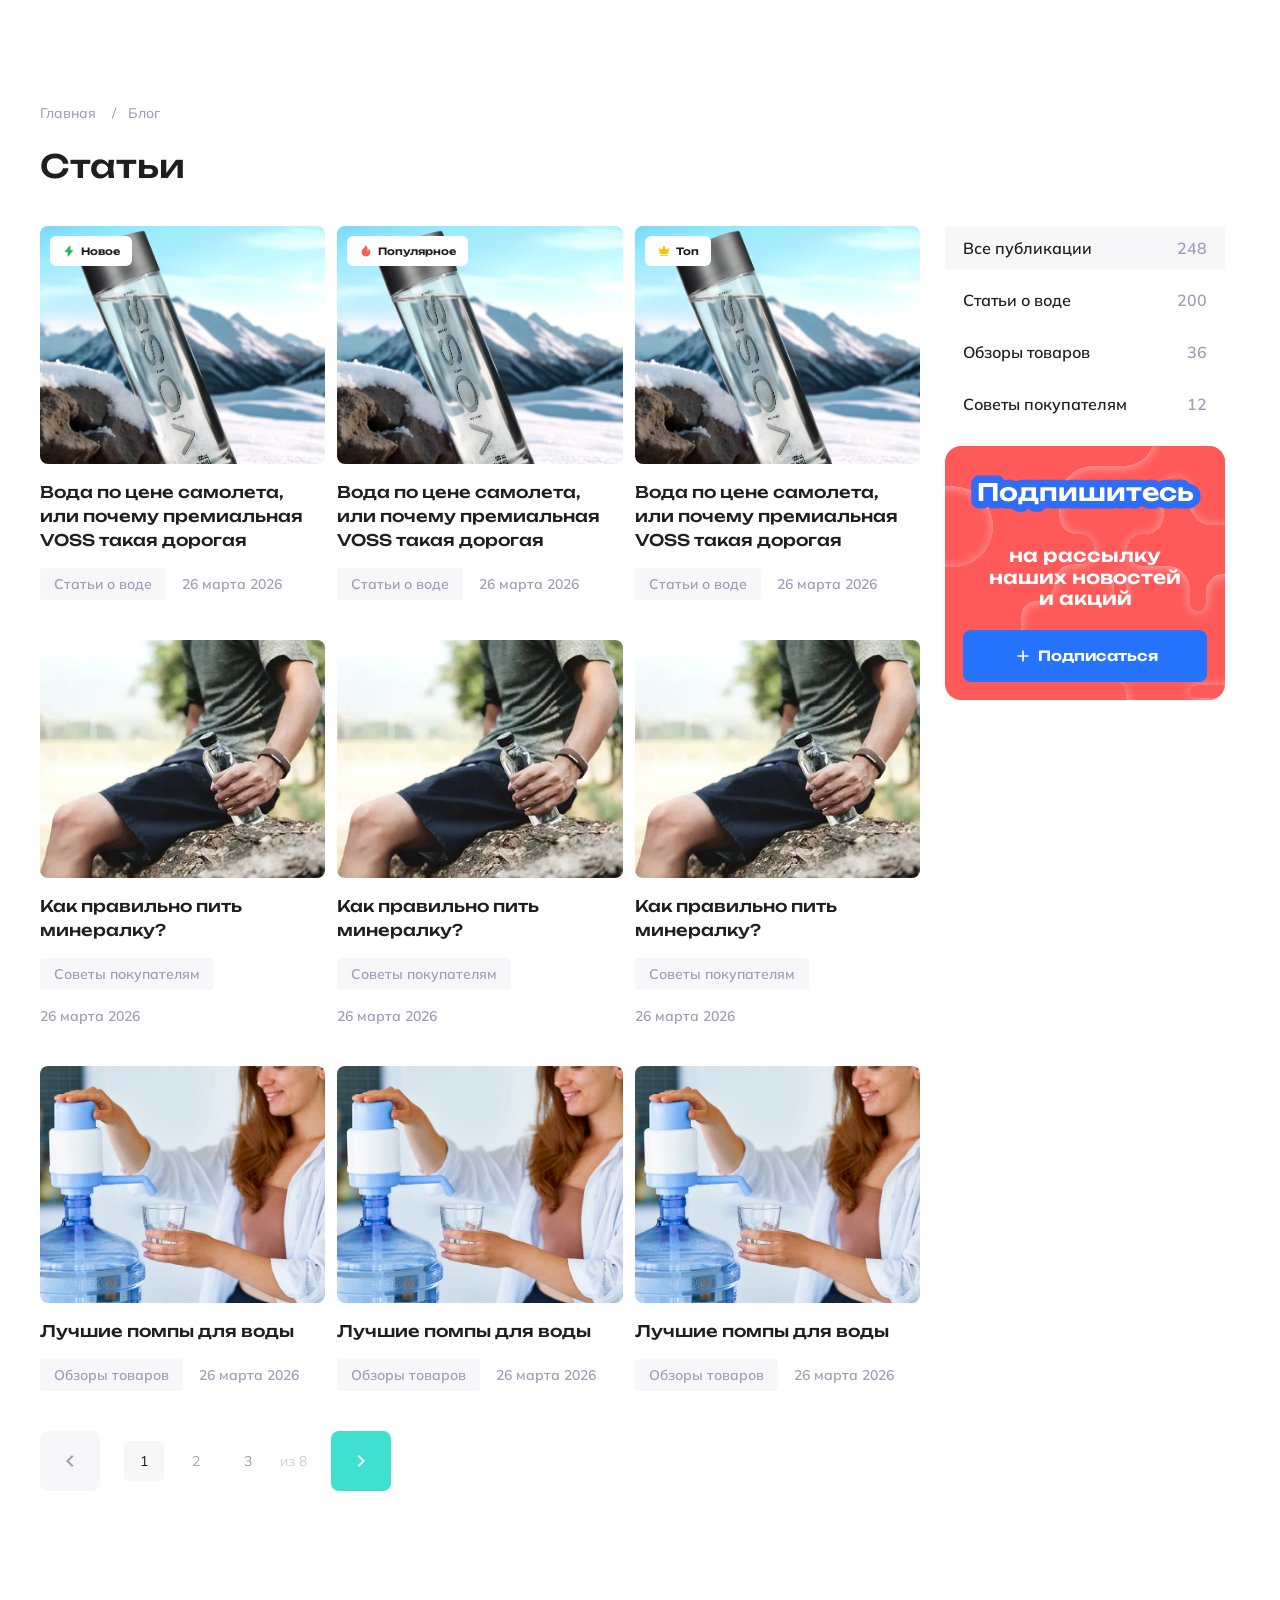
<file: blog.html>
<!doctype html>
<html lang="en">
  <head>
    <meta charset="UTF-8" />
    <meta name="viewport" content="width=device-width, initial-scale=1.0" />
    <title>Document</title>
    <link rel="stylesheet" href="/styles/main.css" />
    <link rel="stylesheet" href="/styles/blog.css" />
  </head>
  <body>
    <main class="main">
      <div class="container">
        <nav>
          <ul class="breadcrumbs">
            <li>
              <a href="/">Главная</a>
            </li>
            <li>Блог</li>
          </ul>
        </nav>
        <section class="blog">
          <h1 class="blog-title">Статьи</h1>
          <div class="blog-container">
            <div class="blog-list-wrapper">
              <ul class="blog-list">
                <li>
                  <article itemscope itemtype="https://schema.org/Article">
                    <link
                      itemprop="url"
                      href="https://example.com/blog/voss-premium-water"
                    />
                    <div
                      itemprop="publisher"
                      itemscope
                      itemtype="https://schema.org/Organization"
                    >
                      <meta itemprop="name" content="getwola" />
                    </div>
                    <a class="blog-item" href="">
                      <div class="blog-item-image">
                        <span class="blog-item-tag new">Новое</span>
                        <img
                          src="/assets/images/voss.webp"
                          alt="Вода по цене самолета, или почему премиальная VOSS такая дорогая"
                          itemprop="image"
                        />
                      </div>
                      <h2 class="blog-item-title" itemprop="headline">
                        Вода по цене самолета, или почему премиальная VOSS такая
                        дорогая
                      </h2>
                      <div class="blog-item-details">
                        <span
                          class="blog-item-category"
                          itemprop="articleSection"
                        >
                          Статьи о воде
                        </span>
                        <time
                          datetime="2026-03-26"
                          class="blog-item-date"
                          itemprop="datePublished"
                          >26 марта 2026</time
                        >
                      </div>
                    </a>
                  </article>
                </li>
                <li>
                  <article itemscope itemtype="https://schema.org/Article">
                    <link
                      itemprop="url"
                      href="https://example.com/blog/voss-premium-water"
                    />
                    <div
                      itemprop="publisher"
                      itemscope
                      itemtype="https://schema.org/Organization"
                    >
                      <meta itemprop="name" content="getwola" />
                    </div>
                    <a class="blog-item" href="">
                      <div class="blog-item-image">
                        <span class="blog-item-tag popular">Популярное</span>
                        <img
                          src="/assets/images/voss.webp"
                          alt="Вода по цене самолета, или почему премиальная VOSS такая дорогая"
                          itemprop="image"
                        />
                      </div>
                      <h2 class="blog-item-title" itemprop="headline">
                        Вода по цене самолета, или почему премиальная VOSS такая
                        дорогая
                      </h2>
                      <div class="blog-item-details">
                        <span
                          class="blog-item-category"
                          itemprop="articleSection"
                        >
                          Статьи о воде
                        </span>
                        <time
                          datetime="2026-03-26"
                          class="blog-item-date"
                          itemprop="datePublished"
                          >26 марта 2026</time
                        >
                      </div>
                    </a>
                  </article>
                </li>
                <li>
                  <article itemscope itemtype="https://schema.org/Article">
                    <link
                      itemprop="url"
                      href="https://example.com/blog/voss-premium-water"
                    />
                    <div
                      itemprop="publisher"
                      itemscope
                      itemtype="https://schema.org/Organization"
                    >
                      <meta itemprop="name" content="getwola" />
                    </div>
                    <a class="blog-item" href="">
                      <div class="blog-item-image">
                        <span class="blog-item-tag top">Топ</span>
                        <img
                          src="/assets/images/voss.webp"
                          alt="Вода по цене самолета, или почему премиальная VOSS такая дорогая"
                          itemprop="image"
                        />
                      </div>
                      <h2 class="blog-item-title" itemprop="headline">
                        Вода по цене самолета, или почему премиальная VOSS такая
                        дорогая
                      </h2>
                      <div class="blog-item-details">
                        <span
                          class="blog-item-category"
                          itemprop="articleSection"
                        >
                          Статьи о воде
                        </span>
                        <time
                          datetime="2026-03-26"
                          class="blog-item-date"
                          itemprop="datePublished"
                          >26 марта 2026</time
                        >
                      </div>
                    </a>
                  </article>
                </li>
                <li>
                  <article itemscope itemtype="https://schema.org/Article">
                    <link
                      itemprop="url"
                      href="https://example.com/blog/voss-premium-water"
                    />
                    <div
                      itemprop="publisher"
                      itemscope
                      itemtype="https://schema.org/Organization"
                    >
                      <meta itemprop="name" content="getwola" />
                    </div>
                    <a class="blog-item" href="">
                      <div class="blog-item-image">
                        <img
                          src="/assets/images/bottle.webp"
                          alt="Как правильно пить минералку?"
                          itemprop="image"
                        />
                      </div>
                      <h2 class="blog-item-title" itemprop="headline">
                        Как правильно пить минералку?
                      </h2>
                      <div class="blog-item-details">
                        <span
                          class="blog-item-category"
                          itemprop="articleSection"
                        >
                          Советы покупателям
                        </span>
                        <time
                          datetime="2026-03-26"
                          class="blog-item-date"
                          itemprop="datePublished"
                          >26 марта 2026</time
                        >
                      </div>
                    </a>
                  </article>
                </li>
                <li>
                  <article itemscope itemtype="https://schema.org/Article">
                    <link
                      itemprop="url"
                      href="https://example.com/blog/voss-premium-water"
                    />
                    <div
                      itemprop="publisher"
                      itemscope
                      itemtype="https://schema.org/Organization"
                    >
                      <meta itemprop="name" content="getwola" />
                    </div>
                    <a class="blog-item" href="">
                      <div class="blog-item-image">
                        <img
                          src="/assets/images/bottle.webp"
                          alt="Как правильно пить минералку?"
                          itemprop="image"
                        />
                      </div>
                      <h2 class="blog-item-title" itemprop="headline">
                        Как правильно пить минералку?
                      </h2>
                      <div class="blog-item-details">
                        <span
                          class="blog-item-category"
                          itemprop="articleSection"
                        >
                          Советы покупателям
                        </span>
                        <time
                          datetime="2026-03-26"
                          class="blog-item-date"
                          itemprop="datePublished"
                          >26 марта 2026</time
                        >
                      </div>
                    </a>
                  </article>
                </li>
                <li>
                  <article itemscope itemtype="https://schema.org/Article">
                    <link
                      itemprop="url"
                      href="https://example.com/blog/voss-premium-water"
                    />
                    <div
                      itemprop="publisher"
                      itemscope
                      itemtype="https://schema.org/Organization"
                    >
                      <meta itemprop="name" content="getwola" />
                    </div>
                    <a class="blog-item" href="">
                      <div class="blog-item-image">
                        <img
                          src="/assets/images/bottle.webp"
                          alt="Как правильно пить минералку?"
                          itemprop="image"
                        />
                      </div>
                      <h2 class="blog-item-title" itemprop="headline">
                        Как правильно пить минералку?
                      </h2>
                      <div class="blog-item-details">
                        <span
                          class="blog-item-category"
                          itemprop="articleSection"
                        >
                          Советы покупателям
                        </span>
                        <time
                          datetime="2026-03-26"
                          class="blog-item-date"
                          itemprop="datePublished"
                          >26 марта 2026</time
                        >
                      </div>
                    </a>
                  </article>
                </li>
                <li>
                  <article itemscope itemtype="https://schema.org/Article">
                    <link
                      itemprop="url"
                      href="https://example.com/blog/voss-premium-water"
                    />
                    <div
                      itemprop="publisher"
                      itemscope
                      itemtype="https://schema.org/Organization"
                    >
                      <meta itemprop="name" content="getwola" />
                    </div>
                    <a class="blog-item" href="">
                      <div class="blog-item-image">
                        <img
                          src="/assets/images/pump.png"
                          alt="Лучшие помпы для воды"
                          itemprop="image"
                        />
                      </div>
                      <h2 class="blog-item-title" itemprop="headline">
                        Лучшие помпы для воды
                      </h2>
                      <div class="blog-item-details">
                        <span
                          class="blog-item-category"
                          itemprop="articleSection"
                        >
                          Обзоры товаров
                        </span>
                        <time
                          datetime="2026-03-26"
                          class="blog-item-date"
                          itemprop="datePublished"
                          >26 марта 2026</time
                        >
                      </div>
                    </a>
                  </article>
                </li>
                <li>
                  <article itemscope itemtype="https://schema.org/Article">
                    <link
                      itemprop="url"
                      href="https://example.com/blog/voss-premium-water"
                    />
                    <div
                      itemprop="publisher"
                      itemscope
                      itemtype="https://schema.org/Organization"
                    >
                      <meta itemprop="name" content="getwola" />
                    </div>
                    <a class="blog-item" href="">
                      <div class="blog-item-image">
                        <img
                          src="/assets/images/pump.png"
                          alt="Лучшие помпы для воды"
                          itemprop="image"
                        />
                      </div>
                      <h2 class="blog-item-title" itemprop="headline">
                        Лучшие помпы для воды
                      </h2>
                      <div class="blog-item-details">
                        <span
                          class="blog-item-category"
                          itemprop="articleSection"
                        >
                          Обзоры товаров
                        </span>
                        <time
                          datetime="2026-03-26"
                          class="blog-item-date"
                          itemprop="datePublished"
                          >26 марта 2026</time
                        >
                      </div>
                    </a>
                  </article>
                </li>
                <li>
                  <article itemscope itemtype="https://schema.org/Article">
                    <link
                      itemprop="url"
                      href="https://example.com/blog/voss-premium-water"
                    />
                    <div
                      itemprop="publisher"
                      itemscope
                      itemtype="https://schema.org/Organization"
                    >
                      <meta itemprop="name" content="getwola" />
                    </div>
                    <a class="blog-item" href="">
                      <div class="blog-item-image">
                        <img
                          src="/assets/images/pump.png"
                          alt="Лучшие помпы для воды"
                          itemprop="image"
                        />
                      </div>
                      <h2 class="blog-item-title" itemprop="headline">
                        Лучшие помпы для воды
                      </h2>
                      <div class="blog-item-details">
                        <span
                          class="blog-item-category"
                          itemprop="articleSection"
                        >
                          Обзоры товаров
                        </span>
                        <time
                          datetime="2026-03-26"
                          class="blog-item-date"
                          itemprop="datePublished"
                          >26 марта 2026</time
                        >
                      </div>
                    </a>
                  </article>
                </li>
              </ul>
              <nav
                class="blog-pagination"
                aria-label="Навигация по страницам блога"
              >
                <a
                  class="blog-pagination-button back disabled"
                  href="#"
                  tabindex="-1"
                  title="Назад"
                  ><svg
                    width="24"
                    height="24"
                    viewBox="0 0 24 24"
                    fill="none"
                    xmlns="http://www.w3.org/2000/svg"
                  >
                    <path
                      d="M8.58997 16.5901L13.17 12.0001L8.58997 7.41012L9.99997 6.00012L16 12.0001L9.99997 18.0001L8.58997 16.5901Z"
                      fill="white"
                    />
                  </svg>
                </a>
                <ul class="blog-pagination-links">
                  <li>
                    <a
                      class="blog-pagination-current"
                      href="?page=1"
                      aria-current="page"
                      >1</a
                    >
                  </li>
                  <li>
                    <a href="?page=2">2</a>
                  </li>

                  <li>
                    <a href="?page=3">3</a>
                  </li>
                  <li>
                    <span class="blog-pagination-total"> из 8</span>
                  </li>
                </ul>
                <a class="blog-pagination-button" href="?page=2" title="Вперёд">
                  <svg
                    width="24"
                    height="24"
                    viewBox="0 0 24 24"
                    fill="none"
                    xmlns="http://www.w3.org/2000/svg"
                  >
                    <path
                      d="M8.58997 16.5901L13.17 12.0001L8.58997 7.41012L9.99997 6.00012L16 12.0001L9.99997 18.0001L8.58997 16.5901Z"
                      fill="white"
                    />
                  </svg>
                </a>
              </nav>
            </div>
            <div class="blog-filters-wrapper">
              <ul class="blog-filters">
                <li>
                  <a class="blog-filters-item active" href="#"
                    >Все публикации <span class="quantity">248</span></a
                  >
                </li>
                <li>
                  <a class="blog-filters-item" href="#"
                    >Статьи о воде <span class="quantity">200</span></a
                  >
                </li>
                <li>
                  <a class="blog-filters-item" href="#"
                    >Обзоры товаров <span class="quantity">36</span></a
                  >
                </li>
                <li>
                  <a class="blog-filters-item" href="#"
                    >Советы покупателям <span class="quantity">12</span></a
                  >
                </li>
              </ul>
              <div class="subscribe">
                <svg aria-label="Подпишитесь" role="img" viewBox="0 0 800 200">
                  <text
                    x="50%"
                    y="50%"
                    dominant-baseline="middle"
                    text-anchor="middle"
                    font-size="80"
                    font-weight="600"
                    fill="white"
                    stroke="#2f6df6"
                    stroke-width="49"
                    stroke-linejoin="round"
                    stroke-linecap="round"
                    paint-order="stroke"
                  >
                    Подпишитесь
                  </text>
                </svg>

                <p class="subscribe-text">
                  на рассылку <br />
                  наших новостей <br />
                  и акций
                </p>
                <button class="subscribe-button">Подписаться</button>
              </div>
            </div>
          </div>
        </section>
      </div>
    </main>
  </body>
</html>
</file>
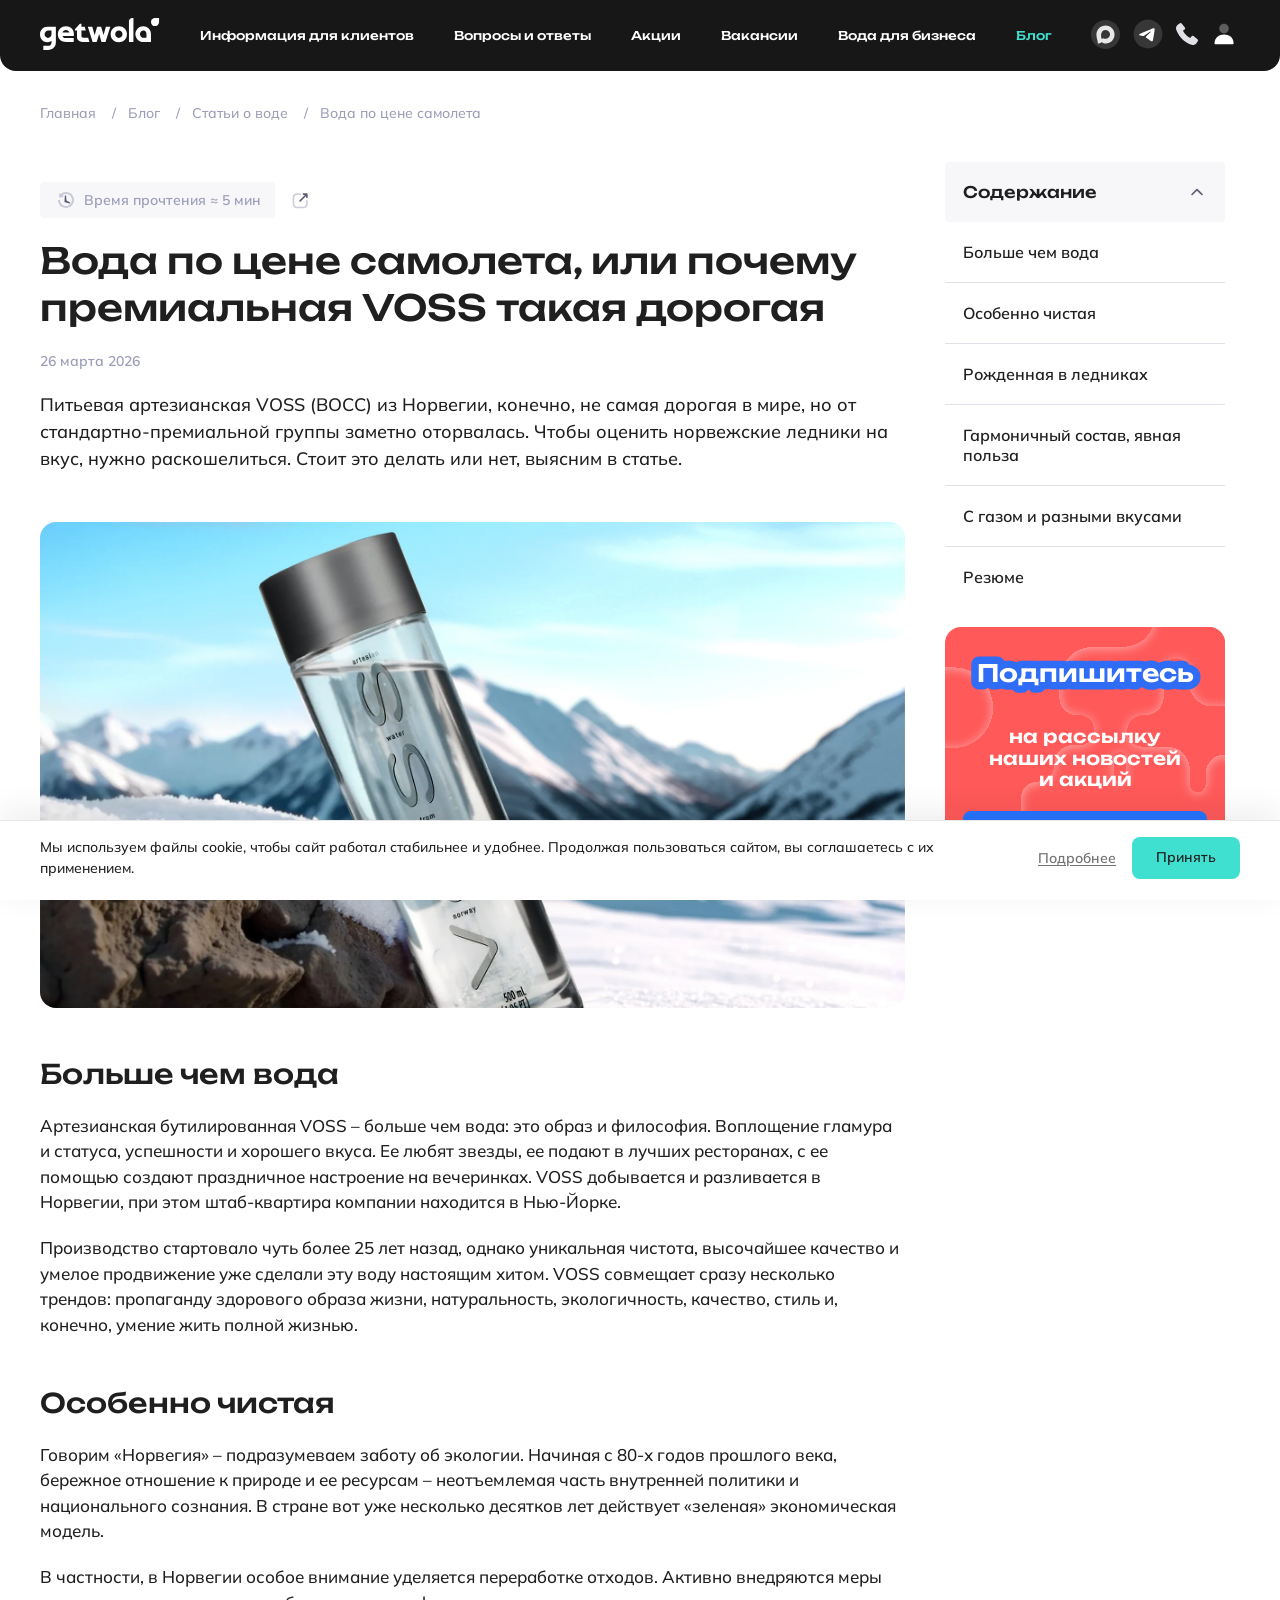
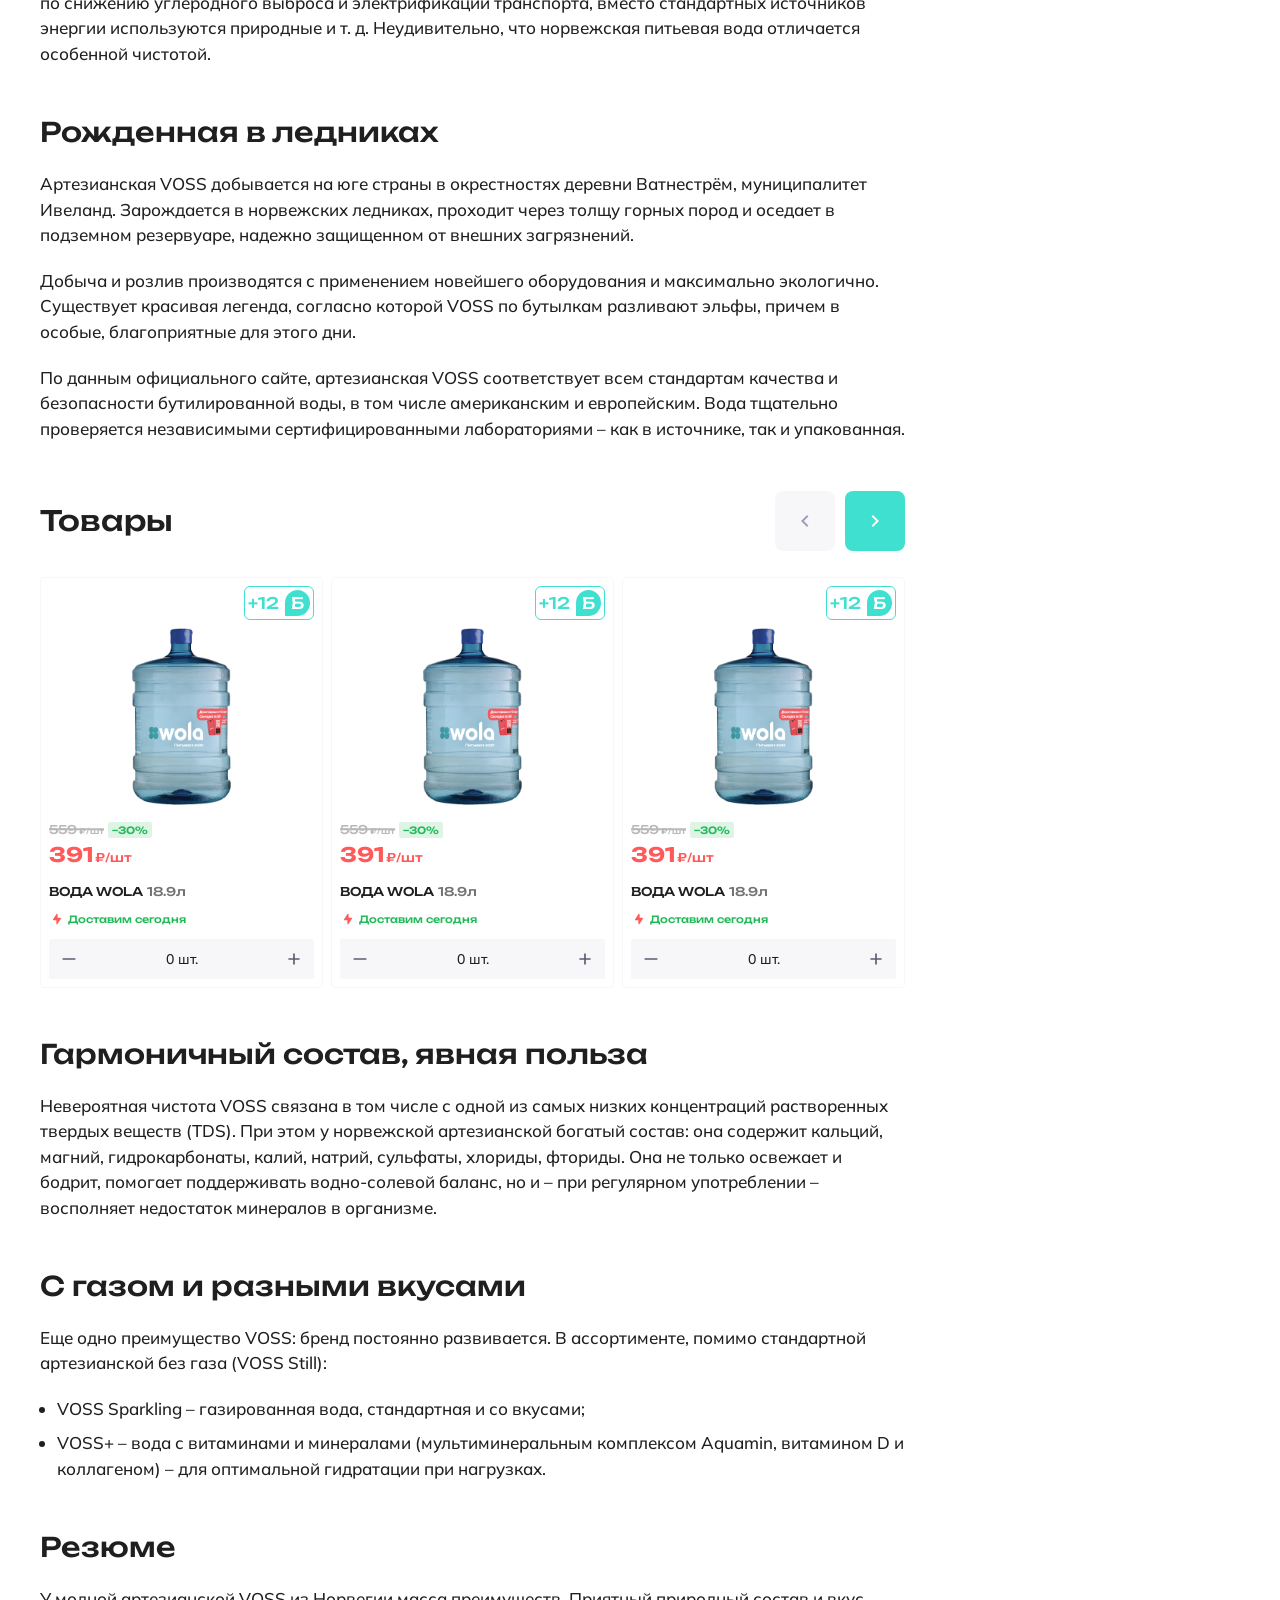
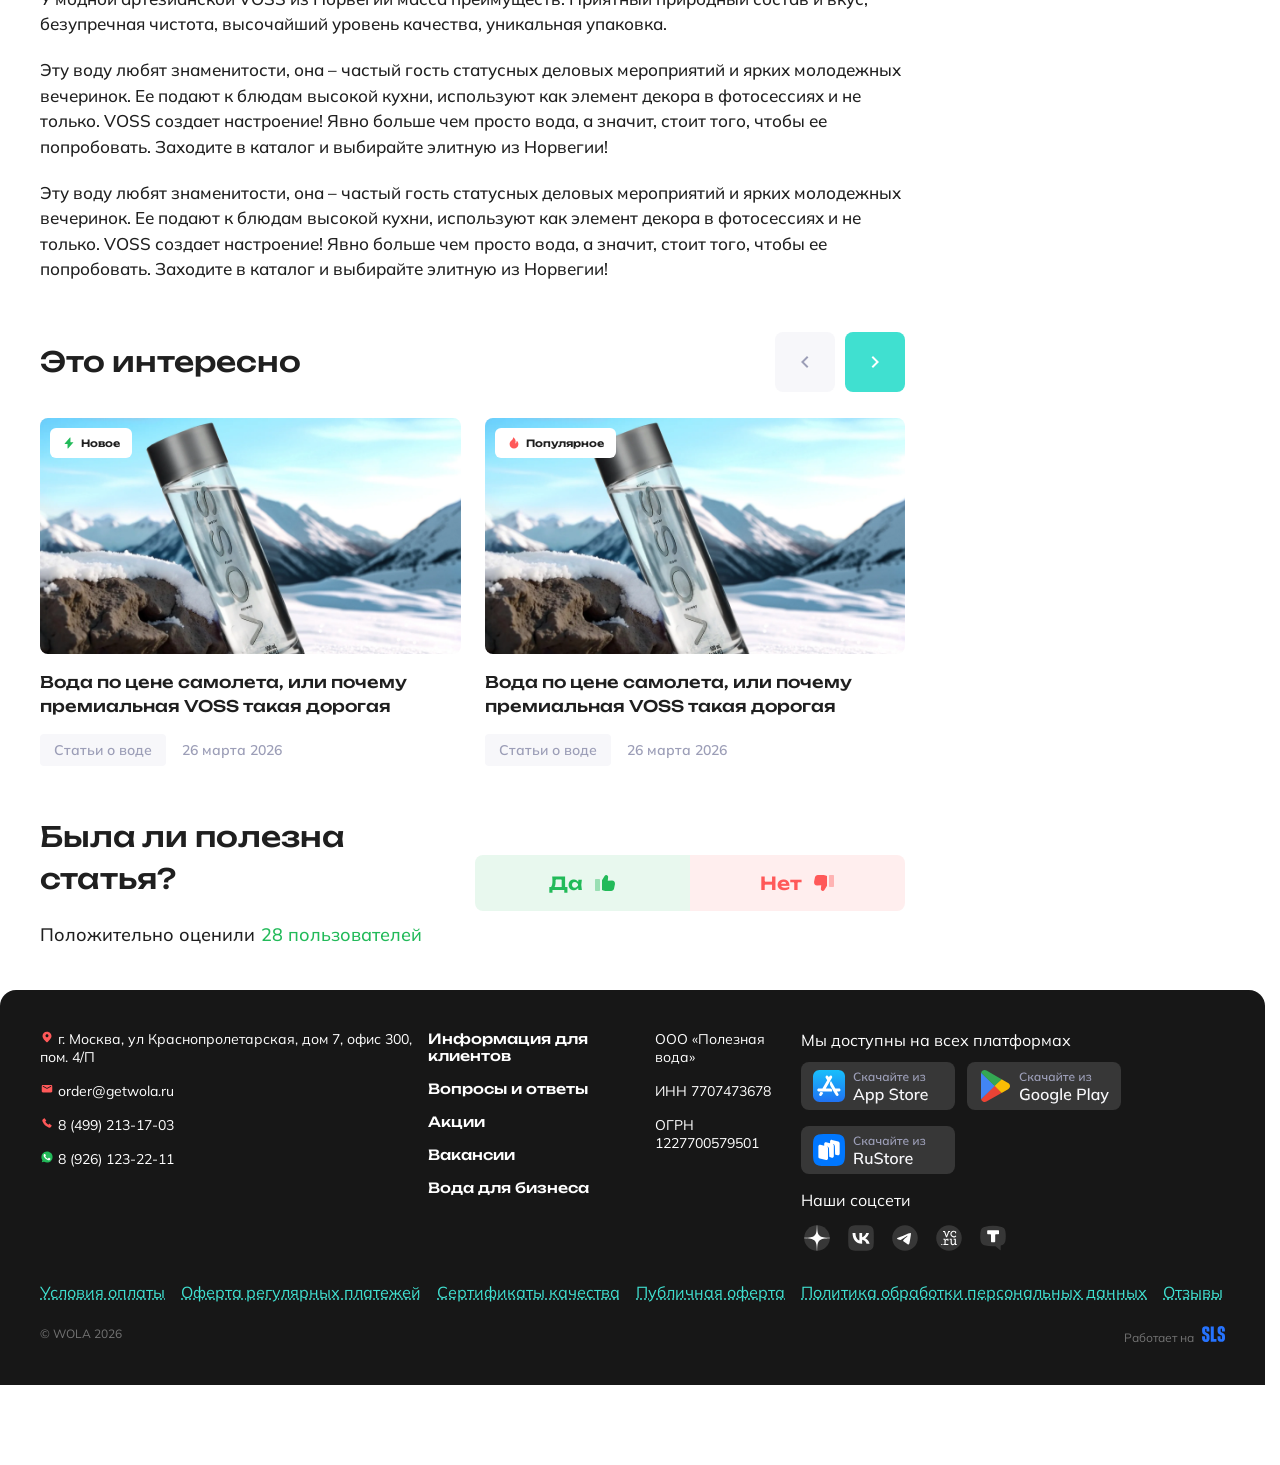
<file: post.html>
<!doctype html>
<html lang="en">
  <head>
    <meta charset="UTF-8" />
    <meta name="viewport" content="width=device-width, initial-scale=1.0" />
    <title>Document</title>
    <link rel="stylesheet" href="/styles/main.css" />
    <link rel="stylesheet" href="/styles/post.css" />
    <link rel="stylesheet" href="/styles/typography.css" />
  </head>
  <body>
    <header class="header container">
      <button id="open-menu-btn" class="header-burger-btn">
        <svg
          width="32"
          height="32"
          viewBox="0 0 25 24"
          fill="none"
          xmlns="http://www.w3.org/2000/svg"
        >
          <path
            d="M3.5 6C3.5 5.44772 3.94772 5 4.5 5H20.5C21.0523 5 21.5 5.44772 21.5 6C21.5 6.55228 21.0523 7 20.5 7H4.5C3.94772 7 3.5 6.55228 3.5 6Z"
            fill="#E0E0E5"
          ></path>
          <path
            d="M3.5 12C3.5 11.4477 3.94772 11 4.5 11H20.5C21.0523 11 21.5 11.4477 21.5 12C21.5 12.5523 21.0523 13 20.5 13H4.5C3.94772 13 3.5 12.5523 3.5 12Z"
            fill="#E0E0E5"
          ></path>
          <path
            d="M3.5 18C3.5 17.4477 3.94772 17 4.5 17H20.5C21.0523 17 21.5 17.4477 21.5 18C21.5 18.5523 21.0523 19 20.5 19H4.5C3.94772 19 3.5 18.5523 3.5 18Z"
            fill="#E0E0E5"
          ></path>
        </svg>
      </button>
      <a href="https://getwola.ru/">
        <img src="/assets/icons/logo.svg" alt="getwola" />
      </a>
      <nav id="nav-menu" class="header-nav">
        <div class="header-nav-close">
          <button id="close-menu-btn" class="header-nav-btn">
            <svg
              width="20"
              height="20"
              viewBox="0 0 20 21"
              fill="none"
              xmlns="http://www.w3.org/2000/svg"
              style="color: rgb(247, 247, 250); margin-left: auto"
            >
              <path
                fill-rule="evenodd"
                clip-rule="evenodd"
                d="M6.91058 4.91107C7.23602 4.58563 7.76366 4.58563 8.08909 4.91107L13.0891 9.91107C13.4145 10.2365 13.4145 10.7641 13.0891 11.0896L8.08909 16.0896C7.76366 16.415 7.23602 16.415 6.91058 16.0896C6.58514 15.7641 6.58514 15.2365 6.91058 14.9111L11.3213 10.5003L6.91058 6.08958C6.58514 5.76414 6.58514 5.23651 6.91058 4.91107Z"
                fill="currentColor"
              ></path>
            </svg>
          </button>
          <h2 class="header-nav-title">Меню</h2>
        </div>
        <ul class="header-nav-list">
          <li>
            <a href="https://getwola.ru/page/info"> Информация для клиентов </a>
          </li>
          <li>
            <a href="https://getwola.ru/page/faq"> Вопросы и ответы </a>
          </li>
          <li>
            <a href="https://getwola.ru/page/stocks"> Акции </a>
          </li>
          <li>
            <a href="https://work.getwola.ru/"> Вакансии </a>
          </li>
          <li>
            <a href="https://b2b.getwola.ru/"> Вода для бизнеса </a>
          </li>
          <li>
            <a class="active" href="#"> Блог </a>
          </li>
        </ul>
      </nav>
      <nav>
        <ul class="header-nav-links">
          <li>
            <a
              href="https://max.ru/id7707473678_bot"
              rel="noopener noreferrer nofollow"
              target="_blank"
              ><svg
                width="29"
                height="29"
                viewBox="0 0 16 16"
                fill="none"
                xmlns="http://www.w3.org/2000/svg"
              >
                <path
                  d="M8 16C12.4183 16 16 12.4183 16 8C16 3.58172 12.4183 0 8 0C3.58172 0 0 3.58172 0 8C0 12.4183 3.58172 16 8 16Z"
                  fill="#373737"
                ></path>
                <path
                  fill-rule="evenodd"
                  clip-rule="evenodd"
                  d="M8.15915 5.46756C6.85088 5.39869 5.82996 6.30998 5.60483 7.73631C5.41839 8.91748 5.74894 10.3567 6.03167 10.4292C6.15159 10.4599 6.44017 10.2383 6.65012 10.0396C6.68959 10.0022 6.74928 9.99594 6.79557 10.0244C7.12285 10.2253 7.4934 10.3762 7.90192 10.3977C9.24501 10.4684 10.4352 9.41323 10.5056 8.06486C10.5759 6.7165 9.50224 5.53827 8.15915 5.46756ZM5.96836 12.3151C5.91771 12.2791 5.84792 12.2889 5.80547 12.3343C5.23807 12.9418 3.78594 13.368 3.71942 12.5388C3.71942 11.8892 3.57407 11.3417 3.41403 10.739C3.21803 10.0008 3 9.17965 3 7.9862C3 5.14027 5.32507 3 8.08183 3C10.8386 3 13 5.24477 13 8.01384C13 10.7829 10.7698 12.9724 8.10791 12.9724C7.16355 12.9724 6.70527 12.8389 5.96836 12.3151Z"
                  fill="#E8E8E8"
                ></path>
              </svg>
            </a>
          </li>

          <li>
            <a
              href="https://t.me/getwola_new_bot"
              rel="opener noreferrer nofollow"
              target="_blank"
              ><svg
                width="36"
                height="36"
                viewBox="0 0 32 32"
                fill="none"
                xmlns="http://www.w3.org/2000/svg"
              >
                <path
                  d="M16 28.8002C23.0692 28.8002 28.7999 23.0694 28.7999 16.0002C28.7999 8.93095 23.0692 3.2002 16 3.2002C8.93071 3.2002 3.19995 8.93095 3.19995 16.0002C3.19995 23.0694 8.93071 28.8002 16 28.8002Z"
                  fill="#373737"
                ></path>
                <path
                  fill-rule="evenodd"
                  clip-rule="evenodd"
                  d="M8.99443 15.865C12.7259 14.2393 15.2141 13.1675 16.4591 12.6497C20.0138 11.1712 20.7524 10.9143 21.2339 10.9059C21.3397 10.904 21.5765 10.9302 21.7299 11.0547C21.8594 11.1597 21.895 11.3017 21.912 11.4013C21.9291 11.5009 21.9503 11.7279 21.9334 11.9052C21.7408 13.9292 20.9073 18.8409 20.4833 21.1077C20.3038 22.067 19.9505 22.3886 19.6085 22.42C18.8652 22.4885 18.3007 21.9288 17.5808 21.4569C16.4542 20.7184 15.8178 20.2587 14.7243 19.5381C13.4605 18.7053 14.2797 18.2476 15 17.4995C15.1884 17.3037 18.4635 14.3248 18.5269 14.0546C18.5348 14.0208 18.5422 13.8948 18.4674 13.8283C18.3925 13.7617 18.282 13.7845 18.2023 13.8026C18.0893 13.8282 16.2896 15.0178 12.8032 17.3712C12.2924 17.722 11.8297 17.8929 11.4151 17.8839C10.9581 17.8741 10.079 17.6255 9.42541 17.4131C8.62381 17.1525 7.98671 17.0148 8.04219 16.5722C8.07108 16.3417 8.38849 16.106 8.99443 15.865Z"
                  fill="white"
                ></path>
              </svg>
            </a>
          </li>
          <li>
            <a href="tel:+74992131703"
              ><svg
                width="22"
                height="22"
                viewBox="0 0 16 16"
                fill="none"
                xmlns="http://www.w3.org/2000/svg"
              >
                <path
                  d="M0.809417 6.37763C2.67144 10.4355 5.9847 13.6617 10.104 15.4107L10.7643 15.7051C12.275 16.3786 14.0509 15.8669 14.9723 14.4927L15.8352 13.2058C16.1157 12.7874 16.0303 12.2238 15.6384 11.9075L12.712 9.54524C12.2822 9.19827 11.6501 9.27909 11.3213 9.72305L10.416 10.9454C8.09303 9.79881 6.20705 7.91172 5.06116 5.58737L6.28274 4.68155C6.72645 4.35254 6.80722 3.72011 6.46045 3.29002L4.09952 0.361814C3.78341 -0.0302555 3.22035 -0.115777 2.80219 0.164769L1.50717 1.03362C0.125177 1.96082 -0.383354 3.75243 0.305269 5.26804L0.808659 6.37598L0.809417 6.37763Z"
                  fill="#E0E0E5"
                ></path>
              </svg>
            </a>
          </li>
          <li>
            <a href="https://getwola.ru/profile"
              ><svg
                width="32"
                height="32"
                viewBox="0 0 24 25"
                fill="currentColor"
                xmlns="http://www.w3.org/2000/svg"
                style="color: rgb(255, 255, 255)"
              >
                <path
                  opacity="0.3"
                  d="M12 12.0294C9.92893 12.0294 8.25 10.3439 8.25 8.26471C8.25 6.18552 9.92893 4.5 12 4.5C14.0711 4.5 15.75 6.18552 15.75 8.26471C15.75 10.3439 14.0711 12.0294 12 12.0294Z"
                ></path>
                <path
                  d="M4.50054 19.7464C4.82355 15.2545 8.05159 12.9707 11.9861 12.9707C15.976 12.9707 19.2541 15.129 19.4983 19.7472C19.508 19.9311 19.4983 20.5001 18.8723 20.5001C15.7843 20.5001 11.1956 20.5001 5.10625 20.5001C4.89726 20.5001 4.48295 19.9911 4.50054 19.7464Z"
                ></path>
              </svg>
            </a>
          </li>
        </ul>
      </nav>
    </header>
    <main class="main">
      <div class="container">
        <nav>
          <ul class="breadcrumbs">
            <li>
              <a href="/">Главная</a>
            </li>
            <li>
              <a href="/">Блог</a>
            </li>
            <li>
              <a href="/">Статьи о воде</a>
            </li>
            <li>Вода по цене самолета</li>
          </ul>
        </nav>
        <section class="post">
          <article itemscope itemtype="https://schema.org/Article">
            <div class="post-container">
              <div class="post-header">
                <link
                  itemprop="mainEntityOfPage"
                  href="https://example.com/blog/voss-premium-water"
                />
                <link
                  itemprop="url"
                  href="https://example.com/blog/voss-premium-water"
                />
                <div
                  itemprop="publisher"
                  itemscope
                  itemtype="https://schema.org/Organization"
                >
                  <meta itemprop="name" content="getwola" />
                </div>
                <meta itemprop="articleSection" content="Статьи о воде" />
                <div class="post-details">
                  <span class="post-reading-time">Время прочтения ≈ 5 мин</span>
                  <div class="post-share-wrap">
                    <button
                      type="button"
                      id="post-share-btn"
                      class="post-share"
                      title="Поделиться"
                      aria-haspopup="true"
                      aria-expanded="false"
                      aria-controls="post-share-popup"
                    >
                      <svg
                        width="20"
                        height="20"
                        viewBox="0 0 20 20"
                        fill="none"
                        xmlns="http://www.w3.org/2000/svg"
                      >
                        <path
                          opacity="0.5"
                          fill-rule="evenodd"
                          clip-rule="evenodd"
                          d="M5.83244 5.00021C4.45173 5.00021 3.33244 6.1195 3.33244 7.50021L3.33244 14.1669C3.33244 15.5476 4.45173 16.6669 5.83244 16.6669H12.4991C13.8798 16.6669 14.9991 15.5476 14.9991 14.1669V10.8335C14.9991 10.3733 15.3722 10.0002 15.8324 10.0002C16.2927 10.0002 16.6658 10.3733 16.6658 10.8335V14.1669C16.6658 16.4681 14.8003 18.3335 12.4991 18.3335H5.83244C3.53125 18.3335 1.66577 16.4681 1.66577 14.1669L1.66577 7.50021C1.66577 5.19902 3.53125 3.33354 5.83244 3.33354L9.16577 3.33354C9.62601 3.33354 9.99911 3.70664 9.99911 4.16688C9.99911 4.62711 9.62601 5.00021 9.16577 5.00021L5.83244 5.00021Z"
                          fill="#9C9EB7"
                        />
                        <path
                          d="M13.9534 4.92288L8.56605 10.3099C8.25565 10.6203 8.25565 11.1235 8.56605 11.4339C8.87645 11.7443 9.37971 11.7443 9.69011 11.4339L15.0769 6.04742V7.50006C15.0769 7.939 15.4328 8.29483 15.8718 8.29483C16.3107 8.29483 16.6666 7.939 16.6666 7.50006V4.1281C16.6666 3.68916 16.3107 3.33333 15.8718 3.33333L12.4996 3.33333C12.0606 3.33333 11.7048 3.68916 11.7048 4.1281C11.7048 4.56705 12.0606 4.92288 12.4996 4.92288L13.9534 4.92288Z"
                          fill="#5B5C70"
                        />
                      </svg>
                    </button>
                    <div
                      id="post-share-popup"
                      class="post-share-popup"
                      role="dialog"
                      aria-label="Поделиться в соцсетях"
                      aria-hidden="true"
                    >
                      <ul>
                        <li>
                          <a
                            target="_blank"
                            href="https://telegram.me/share/url?url=https://example.com/blog/voss-premium-water"
                          >
                            <img
                              src="/assets/icons/telegram.svg"
                              alt="telegram"
                              width="24"
                              height="24"
                            />
                            Telegram
                          </a>
                        </li>
                        <li>
                          <a
                            target="_blank"
                            href="https://vk.com/share.php?url=https://example.com/blog/voss-premium-water"
                          >
                            <img
                              src="/assets/icons/vk.svg"
                              alt="vk"
                              width="24"
                              height="24"
                            />
                            VK
                          </a>
                        </li>
                        <li>
                          <a
                            target="_blank"
                            href="https://max.ru/:share?url=https://example.com/blog/voss-premium-water"
                          >
                            <img
                              src="/assets/icons/max.svg"
                              alt="max"
                              width="24"
                              height="24"
                            />
                            MAX
                          </a>
                        </li>
                      </ul>
                    </div>
                  </div>
                </div>
                <h1 class="post-title" itemprop="headline">
                  Вода по цене самолета, или почему премиальная VOSS такая
                  дорогая
                </h1>
                <time
                  datetime="2026-03-26"
                  class="post-date"
                  itemprop="datePublished"
                  >26 марта 2026</time
                >
                <p class="post-description" itemprop="description">
                  Питьевая артезианская VOSS (ВОСС) из Норвегии, конечно, не
                  самая дорогая в мире, но от стандартно-премиальной группы
                  заметно оторвалась. Чтобы оценить норвежские ледники на вкус,
                  нужно раскошелиться. Стоит это делать или нет, выясним в
                  статье.
                </p>
                <div class="post-image">
                  <img
                    itemprop="image"
                    src="/assets/images/voss.webp"
                    alt="voss"
                  />
                </div>
              </div>
              <div class="post-content">
                <div class="post-content-container">
                  <button
                    id="post-content-btn"
                    class="post-content-title active"
                  >
                    Содержание
                  </button>
                  <nav
                    aria-label="Содержание"
                    class="post-content-list-wrapper"
                  >
                    <ul class="post-content-list">
                      <li>
                        <a href="#1">Больше чем вода</a>
                      </li>
                      <li>
                        <a href="#2">Особенно чистая</a>
                      </li>
                      <li>
                        <a href="#3">Рожденная в ледниках</a>
                      </li>
                      <li>
                        <a href="#4">Гармоничный состав, явная польза</a>
                      </li>
                      <li>
                        <a href="#5">С газом и разными вкусами</a>
                      </li>
                      <li>
                        <a href="#6">Резюме</a>
                      </li>
                    </ul>
                  </nav>
                </div>
                <div id="open-modal-btn" role="button" class="subscribe">
                  <svg
                    aria-label="Подпишитесь"
                    role="img"
                    viewBox="0 0 800 200"
                  >
                    <text
                      x="50%"
                      y="50%"
                      dominant-baseline="middle"
                      text-anchor="middle"
                      font-size="80"
                      font-weight="600"
                      fill="white"
                      stroke="#2f6df6"
                      stroke-width="49"
                      stroke-linejoin="round"
                      stroke-linecap="round"
                      paint-order="stroke"
                    >
                      Подпишитесь
                    </text>
                  </svg>

                  <p class="subscribe-text">
                    на рассылку <br />
                    наших новостей <br />
                    и акций
                  </p>
                  <button type="button" class="subscribe-button">
                    Подписаться
                  </button>
                </div>
              </div>
              <div class="post-body">
                <div class="post-block">
                  <h2 id="1">Больше чем вода</h2>
                  <p>
                    Артезианская бутилированная VOSS – больше чем вода: это
                    образ и философия. Воплощение гламура и статуса, успешности
                    и хорошего вкуса. Ее любят звезды, ее подают в лучших
                    ресторанах, с ее помощью создают праздничное настроение на
                    вечеринках. VOSS добывается и разливается в Норвегии, при
                    этом штаб-квартира компании находится в Нью-Йорке.
                  </p>
                  <p>
                    Производство стартовало чуть более 25 лет назад, однако
                    уникальная чистота, высочайшее качество и умелое продвижение
                    уже сделали эту воду настоящим хитом. VOSS совмещает сразу
                    несколько трендов: пропаганду здорового образа жизни,
                    натуральность, экологичность, качество, стиль и, конечно,
                    умение жить полной жизнью.
                  </p>

                  <h2 id="2">Особенно чистая</h2>
                  <p>
                    Говорим «Норвегия» – подразумеваем заботу об экологии.
                    Начиная с 80-х годов прошлого века, бережное отношение к
                    природе и ее ресурсам – неотъемлемая часть внутренней
                    политики и национального сознания. В стране вот уже
                    несколько десятков лет действует «зеленая» экономическая
                    модель.
                  </p>
                  <p>
                    В частности, в Норвегии особое внимание уделяется
                    переработке отходов. Активно внедряются меры по снижению
                    углеродного выброса и электрификации транспорта, вместо
                    стандартных источников энергии используются природные и т.
                    д. Неудивительно, что норвежская питьевая вода отличается
                    особенной чистотой.
                  </p>

                  <h2 id="3">Рожденная в ледниках</h2>
                  <p>
                    Артезианская VOSS добывается на юге страны в окрестностях
                    деревни Ватнестрём, муниципалитет Ивеланд. Зарождается в
                    норвежских ледниках, проходит через толщу горных пород и
                    оседает в подземном резервуаре, надежно защищенном от
                    внешних загрязнений.
                  </p>
                  <p>
                    Добыча и розлив производятся с применением новейшего
                    оборудования и максимально экологично. Существует красивая
                    легенда, согласно которой VOSS по бутылкам разливают эльфы,
                    причем в особые, благоприятные для этого дни.
                  </p>
                  <p>
                    По данным официального сайте, артезианская VOSS
                    соответствует всем стандартам качества и безопасности
                    бутилированной воды, в том числе американским и европейским.
                    Вода тщательно проверяется независимыми сертифицированными
                    лабораториями – как в источнике, так и упакованная.
                  </p>
                </div>
                <div class="products">
                  <div class="products-header">
                    <h2 class="products-title">Товары</h2>
                    <div class="products-controls">
                      <button
                        id="products-slider-btn-prev"
                        class="products-button back"
                        disabled
                        title="Назад"
                      >
                        <svg
                          width="24"
                          height="24"
                          viewBox="0 0 24 24"
                          fill="none"
                          xmlns="http://www.w3.org/2000/svg"
                        >
                          <path
                            d="M8.58997 16.5901L13.17 12.0001L8.58997 7.41012L9.99997 6.00012L16 12.0001L9.99997 18.0001L8.58997 16.5901Z"
                            fill="white"
                          />
                        </svg>
                      </button>
                      <button
                        id="products-slider-btn-next"
                        class="products-button"
                        title="Вперед"
                      >
                        <svg
                          width="24"
                          height="24"
                          viewBox="0 0 24 24"
                          fill="none"
                          xmlns="http://www.w3.org/2000/svg"
                        >
                          <path
                            d="M8.58997 16.5901L13.17 12.0001L8.58997 7.41012L9.99997 6.00012L16 12.0001L9.99997 18.0001L8.58997 16.5901Z"
                            fill="white"
                          />
                        </svg>
                      </button>
                    </div>
                  </div>
                  <div class="products-list-wrapper">
                    <ul id="products-slider" class="products-list">
                      <li class="products-slide">
                        <div class="products-item">
                          <p class="products-item-bonus">+12 <span>Б</span></p>
                          <div class="products-item-image">
                            <img
                              src="/assets/images/water.png"
                              alt="Вода wola 18.9л"
                            />
                          </div>
                          <div class="products-item-content">
                            <div class="products-item-price">
                              <div class="products-item-price-wrapper">
                                <p class="products-item-oldprice">
                                  559 <span>₽/шт</span>
                                </p>
                                <span class="products-item-sale">−30%</span>
                              </div>

                              <p class="products-item-newprice">
                                391 <span> ₽/шт</span>
                              </p>
                            </div>
                            <p class="products-item-name">
                              Вода Wola
                              <span class="products-item-volume">18.9л</span>
                            </p>
                            <span class="products-item-time">
                              Доставим сегодня
                            </span>
                            <div class="products-item-controls">
                              <button
                                class="products-item-btn-decr"
                                title="уменьшить"
                              >
                                <svg
                                  width="24"
                                  height="24"
                                  viewBox="0 0 24 24"
                                  fill="none"
                                  xmlns="http://www.w3.org/2000/svg"
                                >
                                  <rect
                                    width="24"
                                    height="24"
                                    rx="4"
                                    fill="#F7F7FA"
                                  />
                                  <path
                                    d="M5.33325 12.0001C5.33325 11.5398 5.84945 11.1667 6.48622 11.1667H17.5136C18.1504 11.1667 18.6666 11.5398 18.6666 12.0001C18.6666 12.4603 18.1504 12.8334 17.5136 12.8334H6.48622C5.84945 12.8334 5.33325 12.4603 5.33325 12.0001Z"
                                    fill="#5B5C70"
                                  />
                                </svg>
                              </button>
                              <span class="products-item-quantity">0 шт.</span>
                              <button
                                class="products-item-btn-incr"
                                title="прибавить"
                              >
                                <svg
                                  width="24"
                                  height="24"
                                  viewBox="0 0 24 24"
                                  fill="none"
                                  xmlns="http://www.w3.org/2000/svg"
                                >
                                  <rect
                                    width="24"
                                    height="24"
                                    rx="4"
                                    fill="#F7F7FA"
                                  />
                                  <path
                                    fill-rule="evenodd"
                                    clip-rule="evenodd"
                                    d="M12.0001 6.16675C12.4603 6.16675 12.8334 6.53984 12.8334 7.00008V11.1667H17.0001C17.4603 11.1667 17.8334 11.5398 17.8334 12.0001C17.8334 12.4603 17.4603 12.8334 17.0001 12.8334H12.8334V17.0001C12.8334 17.4603 12.4603 17.8334 12.0001 17.8334C11.5398 17.8334 11.1667 17.4603 11.1667 17.0001V12.8334H7.00008C6.53984 12.8334 6.16675 12.4603 6.16675 12.0001C6.16675 11.5398 6.53984 11.1667 7.00008 11.1667H11.1667V7.00008C11.1667 6.53984 11.5398 6.16675 12.0001 6.16675Z"
                                    fill="#5B5C70"
                                  />
                                </svg>
                              </button>
                            </div>
                          </div>
                        </div>
                      </li>
                      <li class="products-slide">
                        <div class="products-item">
                          <p class="products-item-bonus">+12 <span>Б</span></p>
                          <div class="products-item-image">
                            <img
                              src="/assets/images/water.png"
                              alt="Вода wola 18.9л"
                            />
                          </div>
                          <div class="products-item-content">
                            <div class="products-item-price">
                              <div class="products-item-price-wrapper">
                                <p class="products-item-oldprice">
                                  559 <span>₽/шт</span>
                                </p>
                                <span class="products-item-sale">−30%</span>
                              </div>

                              <p class="products-item-newprice">
                                391 <span> ₽/шт</span>
                              </p>
                            </div>
                            <p class="products-item-name">
                              Вода Wola
                              <span class="products-item-volume">18.9л</span>
                            </p>
                            <span class="products-item-time">
                              Доставим сегодня
                            </span>
                            <div class="products-item-controls">
                              <button
                                class="products-item-btn-decr"
                                title="уменьшить"
                              >
                                <svg
                                  width="24"
                                  height="24"
                                  viewBox="0 0 24 24"
                                  fill="none"
                                  xmlns="http://www.w3.org/2000/svg"
                                >
                                  <rect
                                    width="24"
                                    height="24"
                                    rx="4"
                                    fill="#F7F7FA"
                                  />
                                  <path
                                    d="M5.33325 12.0001C5.33325 11.5398 5.84945 11.1667 6.48622 11.1667H17.5136C18.1504 11.1667 18.6666 11.5398 18.6666 12.0001C18.6666 12.4603 18.1504 12.8334 17.5136 12.8334H6.48622C5.84945 12.8334 5.33325 12.4603 5.33325 12.0001Z"
                                    fill="#5B5C70"
                                  />
                                </svg>
                              </button>
                              <span class="products-item-quantity">0 шт.</span>
                              <button
                                class="products-item-btn-incr"
                                title="прибавить"
                              >
                                <svg
                                  width="24"
                                  height="24"
                                  viewBox="0 0 24 24"
                                  fill="none"
                                  xmlns="http://www.w3.org/2000/svg"
                                >
                                  <rect
                                    width="24"
                                    height="24"
                                    rx="4"
                                    fill="#F7F7FA"
                                  />
                                  <path
                                    fill-rule="evenodd"
                                    clip-rule="evenodd"
                                    d="M12.0001 6.16675C12.4603 6.16675 12.8334 6.53984 12.8334 7.00008V11.1667H17.0001C17.4603 11.1667 17.8334 11.5398 17.8334 12.0001C17.8334 12.4603 17.4603 12.8334 17.0001 12.8334H12.8334V17.0001C12.8334 17.4603 12.4603 17.8334 12.0001 17.8334C11.5398 17.8334 11.1667 17.4603 11.1667 17.0001V12.8334H7.00008C6.53984 12.8334 6.16675 12.4603 6.16675 12.0001C6.16675 11.5398 6.53984 11.1667 7.00008 11.1667H11.1667V7.00008C11.1667 6.53984 11.5398 6.16675 12.0001 6.16675Z"
                                    fill="#5B5C70"
                                  />
                                </svg>
                              </button>
                            </div>
                          </div>
                        </div>
                      </li>
                      <li class="products-slide">
                        <div class="products-item">
                          <p class="products-item-bonus">+12 <span>Б</span></p>
                          <div class="products-item-image">
                            <img
                              src="/assets/images/water.png"
                              alt="Вода wola 18.9л"
                            />
                          </div>
                          <div class="products-item-content">
                            <div class="products-item-price">
                              <div class="products-item-price-wrapper">
                                <p class="products-item-oldprice">
                                  559 <span>₽/шт</span>
                                </p>
                                <span class="products-item-sale">−30%</span>
                              </div>

                              <p class="products-item-newprice">
                                391 <span> ₽/шт</span>
                              </p>
                            </div>
                            <p class="products-item-name">
                              Вода Wola
                              <span class="products-item-volume">18.9л</span>
                            </p>
                            <span class="products-item-time">
                              Доставим сегодня
                            </span>
                            <div class="products-item-controls">
                              <button
                                class="products-item-btn-decr"
                                title="уменьшить"
                              >
                                <svg
                                  width="24"
                                  height="24"
                                  viewBox="0 0 24 24"
                                  fill="none"
                                  xmlns="http://www.w3.org/2000/svg"
                                >
                                  <rect
                                    width="24"
                                    height="24"
                                    rx="4"
                                    fill="#F7F7FA"
                                  />
                                  <path
                                    d="M5.33325 12.0001C5.33325 11.5398 5.84945 11.1667 6.48622 11.1667H17.5136C18.1504 11.1667 18.6666 11.5398 18.6666 12.0001C18.6666 12.4603 18.1504 12.8334 17.5136 12.8334H6.48622C5.84945 12.8334 5.33325 12.4603 5.33325 12.0001Z"
                                    fill="#5B5C70"
                                  />
                                </svg>
                              </button>
                              <span class="products-item-quantity">0 шт.</span>
                              <button
                                class="products-item-btn-incr"
                                title="прибавить"
                              >
                                <svg
                                  width="24"
                                  height="24"
                                  viewBox="0 0 24 24"
                                  fill="none"
                                  xmlns="http://www.w3.org/2000/svg"
                                >
                                  <rect
                                    width="24"
                                    height="24"
                                    rx="4"
                                    fill="#F7F7FA"
                                  />
                                  <path
                                    fill-rule="evenodd"
                                    clip-rule="evenodd"
                                    d="M12.0001 6.16675C12.4603 6.16675 12.8334 6.53984 12.8334 7.00008V11.1667H17.0001C17.4603 11.1667 17.8334 11.5398 17.8334 12.0001C17.8334 12.4603 17.4603 12.8334 17.0001 12.8334H12.8334V17.0001C12.8334 17.4603 12.4603 17.8334 12.0001 17.8334C11.5398 17.8334 11.1667 17.4603 11.1667 17.0001V12.8334H7.00008C6.53984 12.8334 6.16675 12.4603 6.16675 12.0001C6.16675 11.5398 6.53984 11.1667 7.00008 11.1667H11.1667V7.00008C11.1667 6.53984 11.5398 6.16675 12.0001 6.16675Z"
                                    fill="#5B5C70"
                                  />
                                </svg>
                              </button>
                            </div>
                          </div>
                        </div>
                      </li>
                      <li class="products-slide">
                        <div class="products-item">
                          <p class="products-item-bonus">+12 <span>Б</span></p>
                          <div class="products-item-image">
                            <img
                              src="/assets/images/water.png"
                              alt="Вода wola 18.9л"
                            />
                          </div>
                          <div class="products-item-content">
                            <div class="products-item-price">
                              <div class="products-item-price-wrapper">
                                <p class="products-item-oldprice">
                                  559 <span>₽/шт</span>
                                </p>
                                <span class="products-item-sale">−30%</span>
                              </div>

                              <p class="products-item-newprice">
                                391 <span> ₽/шт</span>
                              </p>
                            </div>
                            <p class="products-item-name">
                              Вода Wola
                              <span class="products-item-volume">18.9л</span>
                            </p>
                            <span class="products-item-time">
                              Доставим сегодня
                            </span>
                            <div class="products-item-controls">
                              <button
                                class="products-item-btn-decr"
                                title="уменьшить"
                              >
                                <svg
                                  width="24"
                                  height="24"
                                  viewBox="0 0 24 24"
                                  fill="none"
                                  xmlns="http://www.w3.org/2000/svg"
                                >
                                  <rect
                                    width="24"
                                    height="24"
                                    rx="4"
                                    fill="#F7F7FA"
                                  />
                                  <path
                                    d="M5.33325 12.0001C5.33325 11.5398 5.84945 11.1667 6.48622 11.1667H17.5136C18.1504 11.1667 18.6666 11.5398 18.6666 12.0001C18.6666 12.4603 18.1504 12.8334 17.5136 12.8334H6.48622C5.84945 12.8334 5.33325 12.4603 5.33325 12.0001Z"
                                    fill="#5B5C70"
                                  />
                                </svg>
                              </button>
                              <span class="products-item-quantity">0 шт.</span>
                              <button
                                class="products-item-btn-incr"
                                title="прибавить"
                              >
                                <svg
                                  width="24"
                                  height="24"
                                  viewBox="0 0 24 24"
                                  fill="none"
                                  xmlns="http://www.w3.org/2000/svg"
                                >
                                  <rect
                                    width="24"
                                    height="24"
                                    rx="4"
                                    fill="#F7F7FA"
                                  />
                                  <path
                                    fill-rule="evenodd"
                                    clip-rule="evenodd"
                                    d="M12.0001 6.16675C12.4603 6.16675 12.8334 6.53984 12.8334 7.00008V11.1667H17.0001C17.4603 11.1667 17.8334 11.5398 17.8334 12.0001C17.8334 12.4603 17.4603 12.8334 17.0001 12.8334H12.8334V17.0001C12.8334 17.4603 12.4603 17.8334 12.0001 17.8334C11.5398 17.8334 11.1667 17.4603 11.1667 17.0001V12.8334H7.00008C6.53984 12.8334 6.16675 12.4603 6.16675 12.0001C6.16675 11.5398 6.53984 11.1667 7.00008 11.1667H11.1667V7.00008C11.1667 6.53984 11.5398 6.16675 12.0001 6.16675Z"
                                    fill="#5B5C70"
                                  />
                                </svg>
                              </button>
                            </div>
                          </div>
                        </div>
                      </li>
                      <li class="products-slide">
                        <div class="products-item">
                          <p class="products-item-bonus">+12 <span>Б</span></p>
                          <div class="products-item-image">
                            <img
                              src="/assets/images/water.png"
                              alt="Вода wola 18.9л"
                            />
                          </div>
                          <div class="products-item-content">
                            <div class="products-item-price">
                              <div class="products-item-price-wrapper">
                                <p class="products-item-oldprice">
                                  559 <span>₽/шт</span>
                                </p>
                                <span class="products-item-sale">−30%</span>
                              </div>

                              <p class="products-item-newprice">
                                391 <span> ₽/шт</span>
                              </p>
                            </div>
                            <p class="products-item-name">
                              Вода Wola
                              <span class="products-item-volume">18.9л</span>
                            </p>
                            <span class="products-item-time">
                              Доставим сегодня
                            </span>
                            <div class="products-item-controls">
                              <button
                                class="products-item-btn-decr"
                                title="уменьшить"
                              >
                                <svg
                                  width="24"
                                  height="24"
                                  viewBox="0 0 24 24"
                                  fill="none"
                                  xmlns="http://www.w3.org/2000/svg"
                                >
                                  <rect
                                    width="24"
                                    height="24"
                                    rx="4"
                                    fill="#F7F7FA"
                                  />
                                  <path
                                    d="M5.33325 12.0001C5.33325 11.5398 5.84945 11.1667 6.48622 11.1667H17.5136C18.1504 11.1667 18.6666 11.5398 18.6666 12.0001C18.6666 12.4603 18.1504 12.8334 17.5136 12.8334H6.48622C5.84945 12.8334 5.33325 12.4603 5.33325 12.0001Z"
                                    fill="#5B5C70"
                                  />
                                </svg>
                              </button>
                              <span class="products-item-quantity">0 шт.</span>
                              <button
                                class="products-item-btn-incr"
                                title="прибавить"
                              >
                                <svg
                                  width="24"
                                  height="24"
                                  viewBox="0 0 24 24"
                                  fill="none"
                                  xmlns="http://www.w3.org/2000/svg"
                                >
                                  <rect
                                    width="24"
                                    height="24"
                                    rx="4"
                                    fill="#F7F7FA"
                                  />
                                  <path
                                    fill-rule="evenodd"
                                    clip-rule="evenodd"
                                    d="M12.0001 6.16675C12.4603 6.16675 12.8334 6.53984 12.8334 7.00008V11.1667H17.0001C17.4603 11.1667 17.8334 11.5398 17.8334 12.0001C17.8334 12.4603 17.4603 12.8334 17.0001 12.8334H12.8334V17.0001C12.8334 17.4603 12.4603 17.8334 12.0001 17.8334C11.5398 17.8334 11.1667 17.4603 11.1667 17.0001V12.8334H7.00008C6.53984 12.8334 6.16675 12.4603 6.16675 12.0001C6.16675 11.5398 6.53984 11.1667 7.00008 11.1667H11.1667V7.00008C11.1667 6.53984 11.5398 6.16675 12.0001 6.16675Z"
                                    fill="#5B5C70"
                                  />
                                </svg>
                              </button>
                            </div>
                          </div>
                        </div>
                      </li>
                      <li class="products-slide">
                        <div class="products-item">
                          <p class="products-item-bonus">+12 <span>Б</span></p>
                          <div class="products-item-image">
                            <img
                              src="/assets/images/water.png"
                              alt="Вода wola 18.9л"
                            />
                          </div>
                          <div class="products-item-content">
                            <div class="products-item-price">
                              <div class="products-item-price-wrapper">
                                <p class="products-item-oldprice">
                                  559 <span>₽/шт</span>
                                </p>
                                <span class="products-item-sale">−30%</span>
                              </div>

                              <p class="products-item-newprice">
                                391 <span> ₽/шт</span>
                              </p>
                            </div>
                            <p class="products-item-name">
                              Вода Wola
                              <span class="products-item-volume">18.9л</span>
                            </p>
                            <span class="products-item-time">
                              Доставим сегодня
                            </span>
                            <div class="products-item-controls">
                              <button
                                class="products-item-btn-decr"
                                title="уменьшить"
                              >
                                <svg
                                  width="24"
                                  height="24"
                                  viewBox="0 0 24 24"
                                  fill="none"
                                  xmlns="http://www.w3.org/2000/svg"
                                >
                                  <rect
                                    width="24"
                                    height="24"
                                    rx="4"
                                    fill="#F7F7FA"
                                  />
                                  <path
                                    d="M5.33325 12.0001C5.33325 11.5398 5.84945 11.1667 6.48622 11.1667H17.5136C18.1504 11.1667 18.6666 11.5398 18.6666 12.0001C18.6666 12.4603 18.1504 12.8334 17.5136 12.8334H6.48622C5.84945 12.8334 5.33325 12.4603 5.33325 12.0001Z"
                                    fill="#5B5C70"
                                  />
                                </svg>
                              </button>
                              <span class="products-item-quantity">0 шт.</span>
                              <button
                                class="products-item-btn-incr"
                                title="прибавить"
                              >
                                <svg
                                  width="24"
                                  height="24"
                                  viewBox="0 0 24 24"
                                  fill="none"
                                  xmlns="http://www.w3.org/2000/svg"
                                >
                                  <rect
                                    width="24"
                                    height="24"
                                    rx="4"
                                    fill="#F7F7FA"
                                  />
                                  <path
                                    fill-rule="evenodd"
                                    clip-rule="evenodd"
                                    d="M12.0001 6.16675C12.4603 6.16675 12.8334 6.53984 12.8334 7.00008V11.1667H17.0001C17.4603 11.1667 17.8334 11.5398 17.8334 12.0001C17.8334 12.4603 17.4603 12.8334 17.0001 12.8334H12.8334V17.0001C12.8334 17.4603 12.4603 17.8334 12.0001 17.8334C11.5398 17.8334 11.1667 17.4603 11.1667 17.0001V12.8334H7.00008C6.53984 12.8334 6.16675 12.4603 6.16675 12.0001C6.16675 11.5398 6.53984 11.1667 7.00008 11.1667H11.1667V7.00008C11.1667 6.53984 11.5398 6.16675 12.0001 6.16675Z"
                                    fill="#5B5C70"
                                  />
                                </svg>
                              </button>
                            </div>
                          </div>
                        </div>
                      </li>
                    </ul>
                  </div>
                </div>
                <div class="post-block">
                  <h2 id="4">Гармоничный состав, явная польза</h2>
                  <p>
                    Невероятная чистота VOSS связана в том числе с одной из
                    самых низких концентраций растворенных твердых веществ
                    (TDS). При этом у норвежской артезианской богатый состав:
                    она содержит кальций, магний, гидрокарбонаты, калий, натрий,
                    сульфаты, хлориды, фториды. Она не только освежает и бодрит,
                    помогает поддерживать водно-солевой баланс, но и – при
                    регулярном употреблении – восполняет недостаток минералов в
                    организме.
                  </p>

                  <h2 id="5">С газом и разными вкусами</h2>
                  <p>
                    Еще одно преимущество VOSS: бренд постоянно развивается. В
                    ассортименте, помимо стандартной артезианской без газа (VOSS
                    Still):
                  </p>
                  <ul>
                    <li>
                      VOSS Sparkling – газированная вода, стандартная и со
                      вкусами;
                    </li>
                    <li>
                      VOSS+ – вода с витаминами и минералами (мультиминеральным
                      комплексом Aquamin, витамином D и коллагеном) – для
                      оптимальной гидратации при нагрузках.
                    </li>
                  </ul>

                  <h2 id="6">Резюме</h2>
                  <p>
                    У модной артезианской VOSS из Норвегии масса преимуществ.
                    Приятный природный состав и вкус, безупречная чистота,
                    высочайший уровень качества, уникальная упаковка.
                  </p>
                  <p>
                    Эту воду любят знаменитости, она – частый гость статусных
                    деловых мероприятий и ярких молодежных вечеринок. Ее подают
                    к блюдам высокой кухни, используют как элемент декора в
                    фотосессиях и не только. VOSS создает настроение! Явно
                    больше чем просто вода, а значит, стоит того, чтобы ее
                    попробовать. Заходите в каталог и выбирайте элитную из
                    Норвегии!
                  </p>
                  <p>
                    Эту воду любят знаменитости, она – частый гость статусных
                    деловых мероприятий и ярких молодежных вечеринок. Ее подают
                    к блюдам высокой кухни, используют как элемент декора в
                    фотосессиях и не только. VOSS создает настроение! Явно
                    больше чем просто вода, а значит, стоит того, чтобы ее
                    попробовать. Заходите в каталог и выбирайте элитную из
                    Норвегии!
                  </p>
                </div>
                <div class="blog">
                  <div class="blog-header">
                    <h2 class="blog-title">Это интересно</h2>
                    <div class="blog-controls">
                      <button
                        id="blog-slider-btn-prev"
                        class="blog-button back"
                        disabled
                        title="Назад"
                      >
                        <svg
                          width="24"
                          height="24"
                          viewBox="0 0 24 24"
                          fill="none"
                          xmlns="http://www.w3.org/2000/svg"
                        >
                          <path
                            d="M8.58997 16.5901L13.17 12.0001L8.58997 7.41012L9.99997 6.00012L16 12.0001L9.99997 18.0001L8.58997 16.5901Z"
                            fill="white"
                          />
                        </svg>
                      </button>
                      <button
                        id="blog-slider-btn-next"
                        class="blog-button"
                        title="Вперед"
                      >
                        <svg
                          width="24"
                          height="24"
                          viewBox="0 0 24 24"
                          fill="none"
                          xmlns="http://www.w3.org/2000/svg"
                        >
                          <path
                            d="M8.58997 16.5901L13.17 12.0001L8.58997 7.41012L9.99997 6.00012L16 12.0001L9.99997 18.0001L8.58997 16.5901Z"
                            fill="white"
                          />
                        </svg>
                      </button>
                    </div>
                  </div>
                  <div class="blog-list-wrapper">
                    <ul id="blog-slider" class="blog-list">
                      <li class="blog-slide">
                        <article
                          itemscope
                          itemtype="https://schema.org/Article"
                        >
                          <link
                            itemprop="url"
                            href="https://example.com/blog/voss-premium-water"
                          />
                          <div
                            itemprop="publisher"
                            itemscope
                            itemtype="https://schema.org/Organization"
                          >
                            <meta itemprop="name" content="getwola" />
                          </div>
                          <a class="blog-item" href="">
                            <div class="blog-item-image">
                              <span class="blog-item-tag new">Новое</span>
                              <img
                                src="/assets/images/voss.webp"
                                alt="Вода по цене самолета, или почему премиальная VOSS такая дорогая"
                                itemprop="image"
                              />
                            </div>
                            <h2 class="blog-item-title" itemprop="headline">
                              Вода по цене самолета, или почему премиальная VOSS
                              такая дорогая
                            </h2>
                            <div class="blog-item-details">
                              <span
                                class="blog-item-category"
                                itemprop="articleSection"
                              >
                                Статьи о воде
                              </span>
                              <time
                                datetime="2026-03-26"
                                class="blog-item-date"
                                itemprop="datePublished"
                                >26 марта 2026</time
                              >
                            </div>
                          </a>
                        </article>
                      </li>
                      <li class="blog-slide">
                        <article
                          itemscope
                          itemtype="https://schema.org/Article"
                        >
                          <link
                            itemprop="url"
                            href="https://example.com/blog/voss-premium-water"
                          />
                          <div
                            itemprop="publisher"
                            itemscope
                            itemtype="https://schema.org/Organization"
                          >
                            <meta itemprop="name" content="getwola" />
                          </div>
                          <a class="blog-item" href="">
                            <div class="blog-item-image">
                              <span class="blog-item-tag popular"
                                >Популярное</span
                              >
                              <img
                                src="/assets/images/voss.webp"
                                alt="Вода по цене самолета, или почему премиальная VOSS такая дорогая"
                                itemprop="image"
                              />
                            </div>
                            <h2 class="blog-item-title" itemprop="headline">
                              Вода по цене самолета, или почему премиальная VOSS
                              такая дорогая
                            </h2>
                            <div class="blog-item-details">
                              <span
                                class="blog-item-category"
                                itemprop="articleSection"
                              >
                                Статьи о воде
                              </span>
                              <time
                                datetime="2026-03-26"
                                class="blog-item-date"
                                itemprop="datePublished"
                                >26 марта 2026</time
                              >
                            </div>
                          </a>
                        </article>
                      </li>
                      <li class="blog-slide">
                        <article
                          itemscope
                          itemtype="https://schema.org/Article"
                        >
                          <link
                            itemprop="url"
                            href="https://example.com/blog/voss-premium-water"
                          />
                          <div
                            itemprop="publisher"
                            itemscope
                            itemtype="https://schema.org/Organization"
                          >
                            <meta itemprop="name" content="getwola" />
                          </div>
                          <a class="blog-item" href="">
                            <div class="blog-item-image">
                              <span class="blog-item-tag top">Топ</span>
                              <img
                                src="/assets/images/voss.webp"
                                alt="Вода по цене самолета, или почему премиальная VOSS такая дорогая"
                                itemprop="image"
                              />
                            </div>
                            <h2 class="blog-item-title" itemprop="headline">
                              Вода по цене самолета, или почему премиальная VOSS
                              такая дорогая
                            </h2>
                            <div class="blog-item-details">
                              <span
                                class="blog-item-category"
                                itemprop="articleSection"
                              >
                                Статьи о воде
                              </span>
                              <time
                                datetime="2026-03-26"
                                class="blog-item-date"
                                itemprop="datePublished"
                                >26 марта 2026</time
                              >
                            </div>
                          </a>
                        </article>
                      </li>
                      <li class="blog-slide">
                        <article
                          itemscope
                          itemtype="https://schema.org/Article"
                        >
                          <link
                            itemprop="url"
                            href="https://example.com/blog/voss-premium-water"
                          />
                          <div
                            itemprop="publisher"
                            itemscope
                            itemtype="https://schema.org/Organization"
                          >
                            <meta itemprop="name" content="getwola" />
                          </div>
                          <a class="blog-item" href="">
                            <div class="blog-item-image">
                              <img
                                src="/assets/images/bottle.webp"
                                alt="Как правильно пить минералку?"
                                itemprop="image"
                              />
                            </div>
                            <h2 class="blog-item-title" itemprop="headline">
                              Как правильно пить минералку?
                            </h2>
                            <div class="blog-item-details">
                              <span
                                class="blog-item-category"
                                itemprop="articleSection"
                              >
                                Советы покупателям
                              </span>
                              <time
                                datetime="2026-03-26"
                                class="blog-item-date"
                                itemprop="datePublished"
                                >26 марта 2026</time
                              >
                            </div>
                          </a>
                        </article>
                      </li>
                      <li class="blog-slide">
                        <article
                          itemscope
                          itemtype="https://schema.org/Article"
                        >
                          <link
                            itemprop="url"
                            href="https://example.com/blog/voss-premium-water"
                          />
                          <div
                            itemprop="publisher"
                            itemscope
                            itemtype="https://schema.org/Organization"
                          >
                            <meta itemprop="name" content="getwola" />
                          </div>
                          <a class="blog-item" href="">
                            <div class="blog-item-image">
                              <img
                                src="/assets/images/pump.png"
                                alt="Лучшие помпы для воды"
                                itemprop="image"
                              />
                            </div>
                            <h2 class="blog-item-title" itemprop="headline">
                              Лучшие помпы для воды
                            </h2>
                            <div class="blog-item-details">
                              <span
                                class="blog-item-category"
                                itemprop="articleSection"
                              >
                                Обзоры товаров
                              </span>
                              <time
                                datetime="2026-03-26"
                                class="blog-item-date"
                                itemprop="datePublished"
                                >26 марта 2026</time
                              >
                            </div>
                          </a>
                        </article>
                      </li>
                    </ul>
                  </div>
                </div>
                <div class="rate">
                  <div
                    itemprop="interactionStatistic"
                    itemscope
                    itemtype="https://schema.org/InteractionCounter"
                  >
                    <link
                      itemprop="interactionType"
                      href="https://schema.org/LikeAction"
                    />
                    <div class="rate-content">
                      <h2 class="rate-title">Была ли полезна статья?</h2>
                      <p class="rate-positive">
                        Положительно оценили
                        <span class="rate-positive-quantity"
                          ><span itemprop="userInteractionCount">28</span>
                          пользователей</span
                        >
                      </p>
                    </div>
                  </div>
                  <div class="rate-controls">
                    <button class="rate-button like">
                      Да
                      <svg
                        width="24"
                        height="24"
                        viewBox="0 0 24 24"
                        fill="none"
                        xmlns="http://www.w3.org/2000/svg"
                      >
                        <path
                          fill-rule="evenodd"
                          clip-rule="evenodd"
                          d="M9 9.33333L9 18.9333L10.3364 19.3842C11.5453 19.7921 12.8113 20 14.0857 20H18.1628C19.5757 20 20.7922 18.9906 21.0693 17.5883L21.9412 13.1757C22.324 11.2388 20.7849 9.46259 18.8376 9.59399L14.7964 9.86667L15.1346 6.10069C15.236 4.97262 14.3584 4 13.2392 4C12.5707 4 11.9512 4.35501 11.6072 4.93522L9 9.33333Z"
                          fill="#22BA59"
                        />
                        <path
                          opacity="0.5"
                          d="M2 9C2 8.44772 2.44772 8 3 8H6C6.55229 8 7 8.44772 7 9L7 19C7 19.5523 6.55229 20 6 20H3C2.44772 20 2 19.5523 2 19L2 9Z"
                          fill="#22BA59"
                          fill-opacity="0.8"
                        />
                      </svg>
                    </button>
                    <button class="rate-button dislike">
                      Нет
                      <svg
                        width="24"
                        height="24"
                        viewBox="0 0 24 24"
                        fill="none"
                        xmlns="http://www.w3.org/2000/svg"
                      >
                        <path
                          fill-rule="evenodd"
                          clip-rule="evenodd"
                          d="M9 9.33333L9 18.9333L10.3364 19.3842C11.5453 19.7921 12.8113 20 14.0857 20H18.1628C19.5757 20 20.7922 18.9906 21.0693 17.5883L21.9412 13.1757C22.324 11.2388 20.7849 9.46259 18.8376 9.59399L14.7964 9.86667L15.1346 6.10069C15.236 4.97262 14.3584 4 13.2392 4C12.5707 4 11.9512 4.35501 11.6072 4.93522L9 9.33333Z"
                          fill="#22BA59"
                        />
                        <path
                          opacity="0.5"
                          d="M2 9C2 8.44772 2.44772 8 3 8H6C6.55229 8 7 8.44772 7 9L7 19C7 19.5523 6.55229 20 6 20H3C2.44772 20 2 19.5523 2 19L2 9Z"
                          fill="#22BA59"
                          fill-opacity="0.8"
                        />
                      </svg>
                    </button>
                  </div>
                </div>
              </div>
            </div>
          </article>
        </section>
      </div>
    </main>
    <footer class="footer container">
      <div class="footer-content">
        <ul class="footer-contacts-list">
          <li>
            <svg
              width="14"
              height="14"
              viewBox="0 0 16 16"
              fill="none"
              xmlns="http://www.w3.org/2000/svg"
            >
              <path
                fill-rule="evenodd"
                clip-rule="evenodd"
                d="M7.16924 13.6942C5.70775 12.3759 2.8291 9.48535 2.8291 7.17055C2.8291 4.06822 4.89732 2 7.99965 2C11.102 2 13.1702 4.58528 13.1702 7.17055C13.1702 9.11524 10.2445 12.2302 8.79468 13.6545C8.34324 14.0979 7.63913 14.1181 7.16924 13.6942ZM9.72334 6.48116C9.72334 7.43304 8.95169 8.20468 7.99982 8.20468C7.04795 8.20468 6.2763 7.43304 6.2763 6.48116C6.2763 5.52929 7.04795 4.75765 7.99982 4.75765C8.95169 4.75765 9.72334 5.52929 9.72334 6.48116Z"
                fill="#FF5959"
              ></path>
            </svg>
            <span>
              г. Москва, ул Краснопролетарская, дом 7, офис 300, пом. 4/П
            </span>
          </li>
          <li>
            <svg
              width="14"
              height="14"
              viewBox="0 0 14 14"
              fill="none"
              xmlns="http://www.w3.org/2000/svg"
            >
              <path
                fill-rule="evenodd"
                clip-rule="evenodd"
                d="M2.91667 2.9165C2.27233 2.9165 1.75 3.43884 1.75 4.08317V9.33317C1.75 9.9775 2.27233 10.4998 2.91667 10.4998H11.0833C11.7277 10.4998 12.25 9.9775 12.25 9.33317V4.08317C12.25 3.43884 11.7277 2.9165 11.0833 2.9165H2.91667ZM11.177 4.16743C11.0624 3.95469 10.7971 3.87509 10.5843 3.98964L7.00008 5.91962L3.41584 3.98964C3.20309 3.87509 2.93777 3.95469 2.82321 4.16743C2.70866 4.38018 2.78826 4.6455 3.001 4.76006L6.79267 6.80172C6.92216 6.87145 7.07801 6.87145 7.2075 6.80172L10.9992 4.76006C11.2119 4.6455 11.2915 4.38018 11.177 4.16743Z"
                fill="#FF5959"
              />
            </svg>
            <a href="mailto:order@getwola.ru">order@getwola.ru</a>
          </li>
          <li>
            <svg
              width="14"
              height="14"
              viewBox="0 0 14 14"
              fill="none"
              xmlns="http://www.w3.org/2000/svg"
            >
              <path
                d="M2.80541 6.05378C3.89159 8.42086 5.82433 10.3028 8.22723 11.3231L8.61241 11.4948C9.49365 11.8877 10.5296 11.5892 11.0671 10.7876L11.5704 10.0369C11.7341 9.7928 11.6843 9.46407 11.4557 9.27953L9.74859 7.90155C9.49786 7.69916 9.12916 7.7463 8.93734 8.00528L8.40925 8.71829C7.05418 8.04947 5.95403 6.94866 5.2856 5.5928L5.99819 5.0644C6.25701 4.87248 6.30413 4.50356 6.10185 4.25268L4.72464 2.54455C4.54024 2.31585 4.21179 2.26596 3.96786 2.42961L3.21243 2.93644C2.40627 3.47731 2.10963 4.52242 2.51133 5.40652L2.80497 6.05282L2.80541 6.05378Z"
                fill="#FF5959"
              />
            </svg>
            <a href="tel:+74992131703">8 (499) 213-17-03</a>
          </li>
          <li>
            <svg
              width="14"
              height="14"
              viewBox="0 0 14 14"
              fill="none"
              xmlns="http://www.w3.org/2000/svg"
            >
              <path
                d="M7.0019 1.40085C6.00134 1.40055 5.01898 1.66832 4.15696 2.17631C3.29495 2.68429 2.58476 3.41393 2.10027 4.28936C1.61577 5.16479 1.37466 6.15404 1.40199 7.15422C1.42933 8.1544 1.72413 9.129 2.25572 9.97665L2.38895 10.1883L1.82296 12.2538L3.94235 11.6982L4.14644 11.8192C5.00921 12.3302 5.99351 12.5997 6.99623 12.5997H6.99907C8.48425 12.5999 9.9087 12.0102 10.9591 10.9602C12.0094 9.91016 12.5997 8.48591 12.5999 7.00073C12.6002 5.51555 12.0104 4.0911 10.9604 3.04074C9.91039 1.99038 8.48614 1.40015 7.00096 1.3999L7.0019 1.40085Z"
                fill="#22BA59"
              />
              <path
                d="M10.2939 9.40395C10.17 9.60849 10.0052 9.78519 9.80973 9.92292C9.61427 10.0607 9.39241 10.1565 9.15813 10.2043C8.80441 10.2649 8.44141 10.2423 8.09796 10.1381C7.77226 10.0366 7.45213 9.91805 7.1389 9.78285C5.97643 9.19947 4.98559 8.3239 4.2636 7.24205C3.86975 6.74123 3.63068 6.13632 3.57572 5.50156C3.57118 5.23956 3.62127 4.97948 3.72278 4.7379C3.82429 4.49632 3.97501 4.27853 4.16533 4.09841C4.22158 4.03424 4.29048 3.9824 4.36772 3.94614C4.44496 3.90988 4.52886 3.88998 4.61416 3.8877C4.72565 3.8877 4.8381 3.88769 4.93636 3.89336C5.0403 3.89809 5.17826 3.85368 5.31432 4.1825C5.45605 4.51888 5.79243 5.34755 5.83401 5.43164C5.8607 5.47573 5.87597 5.52578 5.87844 5.57725C5.88092 5.62873 5.87052 5.68 5.84818 5.72645C5.80579 5.82754 5.74916 5.92204 5.67999 6.00708C5.59495 6.10535 5.5033 6.22629 5.42771 6.30189C5.34267 6.38598 5.25574 6.47669 5.35306 6.64488C5.60584 7.07769 5.9214 7.47063 6.28945 7.81087C6.68879 8.16591 7.147 8.44857 7.64347 8.64615C7.81166 8.73119 7.90993 8.71607 8.0082 8.60363C8.10647 8.49119 8.42868 8.11229 8.54112 7.9441C8.65356 7.77591 8.76506 7.80426 8.91907 7.86001C9.07309 7.91575 9.90176 8.323 10.0699 8.40804C10.2381 8.49308 10.3506 8.53371 10.3922 8.60363C10.4382 8.87428 10.4041 9.1525 10.2939 9.40395Z"
                fill="white"
              />
            </svg>
            <a href="tel:+79261232211">8 (926) 123-22-11</a>
          </li>
        </ul>
        <ul class="footer-nav-list">
          <li>
            <a href="https://getwola.ru/page/info"> Информация для клиентов </a>
          </li>
          <li>
            <a href="https://getwola.ru/page/faq"> Вопросы и ответы </a>
          </li>
          <li>
            <a href="https://getwola.ru/page/stocks"> Акции </a>
          </li>
          <li>
            <a href="https://work.getwola.ru/"> Вакансии </a>
          </li>
          <li>
            <a href="https://b2b.getwola.ru/"> Вода для бизнеса </a>
          </li>
        </ul>
        <ul class="footer-legal-list">
          <li>ООО «Полезная вода»</li>
          <li>ИНН 7707473678</li>
          <li>ОГРН 1227700579501</li>
        </ul>
        <div class="footer-access">
          <span>Мы доступны на всех платформах</span>
          <ul class="footer-app-list">
            <li>
              <a
                rel="nofollow"
                target="_blank"
                href="https://apps.apple.com/ru/app/getwola-%D0%B4%D0%BE%D1%81%D1%82%D0%B0%D0%B2%D0%BA%D0%B0-%D0%B2%D0%BE%D0%B4%D1%8B/id1531824846"
              >
                <svg
                  width="154"
                  height="48"
                  viewBox="0 0 154 48"
                  fill="none"
                  xmlns="http://www.w3.org/2000/svg"
                >
                  <rect width="154" height="48" rx="8" fill="#373737"></rect>
                  <g clip-path="url(#clip0_14543_10960)">
                    <path
                      d="M37.536 8H18.464C14.892 8 12 10.892 12 14.464V33.54C12 37.108 14.892 40 18.464 40H37.54C41.108 40 44.004 37.108 44.004 33.536V14.464C44 10.892 41.108 8 37.536 8Z"
                      fill="url(#paint0_linear_14543_10960)"
                    ></path>
                    <path
                      d="M27.864 15.3524L28.512 14.2324C28.912 13.5324 29.804 13.2964 30.504 13.6964C31.204 14.0964 31.44 14.9884 31.04 15.6884L24.796 26.4964H29.312C30.776 26.4964 31.596 28.2164 30.96 29.4084H17.72C16.912 29.4084 16.264 28.7604 16.264 27.9524C16.264 27.1444 16.912 26.4964 17.72 26.4964H21.432L26.184 18.2604L24.7 15.6844C24.3 14.9844 24.536 14.1004 25.236 13.6924C25.936 13.2924 26.82 13.5284 27.228 14.2284L27.864 15.3524ZM22.248 30.9084L20.848 33.3364C20.448 34.0364 19.556 34.2724 18.856 33.8724C18.156 33.4724 17.92 32.5804 18.32 31.8804L19.36 30.0804C20.536 29.7164 21.492 29.9964 22.248 30.9084ZM34.304 26.5044H38.092C38.9 26.5044 39.548 27.1524 39.548 27.9604C39.548 28.7684 38.9 29.4164 38.092 29.4164H35.988L37.408 31.8804C37.808 32.5804 37.572 33.4644 36.872 33.8724C36.172 34.2724 35.288 34.0364 34.88 33.3364C32.488 29.1884 30.692 26.0844 29.5 24.0164C28.28 21.9124 29.152 19.8004 30.012 19.0844C30.968 20.7244 32.396 23.2004 34.304 26.5044Z"
                      fill="white"
                    ></path>
                  </g>
                  <path
                    d="M56.8 19.108C55.936 19.108 55.2 18.932 54.592 18.58C53.984 18.228 53.516 17.728 53.188 17.08C52.868 16.424 52.708 15.652 52.708 14.764C52.708 13.876 52.868 13.108 53.188 12.46C53.516 11.812 53.984 11.312 54.592 10.96C55.2 10.608 55.936 10.432 56.8 10.432C57.4 10.432 57.936 10.52 58.408 10.696C58.88 10.872 59.292 11.128 59.644 11.464L59.212 12.46C58.828 12.132 58.452 11.896 58.084 11.752C57.724 11.608 57.304 11.536 56.824 11.536C55.912 11.536 55.216 11.816 54.736 12.376C54.256 12.936 54.016 13.732 54.016 14.764C54.016 15.796 54.256 16.596 54.736 17.164C55.216 17.724 55.912 18.004 56.824 18.004C57.304 18.004 57.724 17.932 58.084 17.788C58.452 17.644 58.828 17.404 59.212 17.068L59.644 18.064C59.292 18.4 58.88 18.66 58.408 18.844C57.936 19.02 57.4 19.108 56.8 19.108ZM61.1268 19V12.952H62.3268V15.424H63.3708L65.2548 12.952H66.5748L64.3188 15.928L64.0188 15.544C64.2508 15.568 64.4508 15.628 64.6188 15.724C64.7868 15.812 64.9508 15.944 65.1108 16.12C65.2708 16.296 65.4348 16.528 65.6028 16.816L66.8628 19H65.5668L64.4868 17.152C64.3668 16.944 64.2508 16.784 64.1388 16.672C64.0268 16.552 63.8988 16.472 63.7548 16.432C63.6108 16.384 63.4348 16.36 63.2268 16.36H62.3268V19H61.1268ZM70.1119 19.108C69.5759 19.108 69.1079 18.984 68.7079 18.736C68.3079 18.488 67.9959 18.128 67.7719 17.656C67.5559 17.184 67.4479 16.624 67.4479 15.976C67.4479 15.32 67.5559 14.76 67.7719 14.296C67.9959 13.832 68.3079 13.476 68.7079 13.228C69.1079 12.972 69.5759 12.844 70.1119 12.844C70.6399 12.844 71.0999 12.976 71.4919 13.24C71.8839 13.504 72.1439 13.864 72.2719 14.32H72.1399L72.2599 12.952H73.4359C73.4119 13.2 73.3879 13.448 73.3639 13.696C73.3479 13.936 73.3399 14.172 73.3399 14.404V19H72.1279V17.656H72.2599C72.1319 18.104 71.8679 18.46 71.4679 18.724C71.0759 18.98 70.6239 19.108 70.1119 19.108ZM70.4119 18.16C70.9319 18.16 71.3479 17.976 71.6599 17.608C71.9799 17.24 72.1399 16.696 72.1399 15.976C72.1399 15.256 71.9799 14.716 71.6599 14.356C71.3479 13.988 70.9319 13.804 70.4119 13.804C69.8839 13.804 69.4599 13.988 69.1399 14.356C68.8279 14.716 68.6719 15.256 68.6719 15.976C68.6719 16.696 68.8279 17.24 69.1399 17.608C69.4519 17.976 69.8759 18.16 70.4119 18.16ZM79.0651 19V16.66C78.8411 16.78 78.6011 16.876 78.3451 16.948C78.0891 17.012 77.8171 17.044 77.5291 17.044C76.6571 17.044 76.0091 16.84 75.5851 16.432C75.1691 16.016 74.9611 15.396 74.9611 14.572V12.952H76.1611V14.476C76.1611 15.028 76.2851 15.428 76.5331 15.676C76.7811 15.924 77.1731 16.048 77.7091 16.048C77.9811 16.048 78.2211 16.02 78.4291 15.964C78.6371 15.9 78.8411 15.804 79.0411 15.676V12.952H80.2531V19H79.0651ZM84.4323 19.108C83.8963 19.108 83.4283 18.984 83.0283 18.736C82.6283 18.488 82.3163 18.128 82.0923 17.656C81.8763 17.184 81.7683 16.624 81.7683 15.976C81.7683 15.32 81.8763 14.76 82.0923 14.296C82.3163 13.832 82.6283 13.476 83.0283 13.228C83.4283 12.972 83.8963 12.844 84.4323 12.844C84.9603 12.844 85.4203 12.976 85.8123 13.24C86.2043 13.504 86.4643 13.864 86.5923 14.32H86.4603L86.5803 12.952H87.7563C87.7323 13.2 87.7083 13.448 87.6843 13.696C87.6683 13.936 87.6603 14.172 87.6603 14.404V19H86.4483V17.656H86.5803C86.4523 18.104 86.1883 18.46 85.7883 18.724C85.3963 18.98 84.9443 19.108 84.4323 19.108ZM84.7323 18.16C85.2523 18.16 85.6683 17.976 85.9803 17.608C86.3003 17.24 86.4603 16.696 86.4603 15.976C86.4603 15.256 86.3003 14.716 85.9803 14.356C85.6683 13.988 85.2523 13.804 84.7323 13.804C84.2043 13.804 83.7803 13.988 83.4603 14.356C83.1483 14.716 82.9923 15.256 82.9923 15.976C82.9923 16.696 83.1483 17.24 83.4603 17.608C83.7723 17.976 84.1963 18.16 84.7323 18.16ZM89.5214 19V12.952H90.6254V17.836H90.2894L93.9374 12.952H94.9454V19H93.8534V14.104H94.2014L90.5294 19H89.5214ZM92.2334 12.4C91.8654 12.4 91.5374 12.34 91.2494 12.22C90.9614 12.1 90.7134 11.924 90.5054 11.692C90.3054 11.452 90.1534 11.164 90.0494 10.828L90.7214 10.588C90.8574 10.964 91.0494 11.244 91.2974 11.428C91.5454 11.604 91.8574 11.692 92.2334 11.692C92.6174 11.692 92.9294 11.608 93.1694 11.44C93.4174 11.272 93.6294 10.992 93.8054 10.6L94.4294 10.828C94.2374 11.372 93.9494 11.772 93.5654 12.028C93.1894 12.276 92.7454 12.4 92.2334 12.4ZM98.0596 19V13.924H95.9236V12.952H101.408V13.924H99.2596V19H98.0596ZM105.186 19.108C104.21 19.108 103.442 18.832 102.882 18.28C102.322 17.728 102.042 16.964 102.042 15.988C102.042 15.356 102.162 14.804 102.402 14.332C102.65 13.86 102.99 13.496 103.422 13.24C103.862 12.976 104.37 12.844 104.946 12.844C105.514 12.844 105.99 12.964 106.374 13.204C106.758 13.444 107.05 13.784 107.25 14.224C107.45 14.656 107.55 15.168 107.55 15.76V16.144H102.99V15.448H106.722L106.518 15.604C106.518 15.004 106.382 14.54 106.11 14.212C105.846 13.876 105.462 13.708 104.958 13.708C104.398 13.708 103.966 13.904 103.662 14.296C103.358 14.68 103.206 15.212 103.206 15.892V16.012C103.206 16.724 103.378 17.26 103.722 17.62C104.074 17.98 104.57 18.16 105.21 18.16C105.562 18.16 105.89 18.112 106.194 18.016C106.506 17.912 106.802 17.744 107.082 17.512L107.478 18.34C107.198 18.588 106.858 18.78 106.458 18.916C106.058 19.044 105.634 19.108 105.186 19.108ZM112.232 19V12.952H113.336V17.836H113L116.648 12.952H117.656V19H116.564V14.104H116.912L113.24 19H112.232ZM121.575 19.108C121.047 19.108 120.551 19.044 120.087 18.916C119.623 18.78 119.243 18.588 118.947 18.34L119.319 17.524C119.615 17.756 119.955 17.932 120.339 18.052C120.723 18.164 121.135 18.22 121.575 18.22C122.127 18.22 122.527 18.14 122.775 17.98C123.031 17.812 123.159 17.576 123.159 17.272C123.159 16.976 123.055 16.752 122.847 16.6C122.639 16.448 122.335 16.372 121.935 16.372H120.447V15.508H121.815C122.175 15.508 122.455 15.432 122.655 15.28C122.855 15.128 122.955 14.916 122.955 14.644C122.955 14.356 122.839 14.132 122.607 13.972C122.375 13.812 122.015 13.732 121.527 13.732C121.111 13.732 120.731 13.784 120.387 13.888C120.043 13.992 119.715 14.148 119.403 14.356L119.043 13.576C119.371 13.328 119.759 13.144 120.207 13.024C120.655 12.904 121.139 12.844 121.659 12.844C122.443 12.844 123.039 12.992 123.447 13.288C123.855 13.576 124.059 13.992 124.059 14.536C124.059 14.912 123.931 15.232 123.675 15.496C123.427 15.76 123.091 15.92 122.667 15.976V15.82C123.155 15.844 123.543 15.992 123.831 16.264C124.127 16.528 124.275 16.88 124.275 17.32C124.275 17.864 124.043 18.3 123.579 18.628C123.123 18.948 122.455 19.108 121.575 19.108Z"
                    fill="#9C9EB7"
                  ></path>
                  <path
                    d="M52.16 38L57.184 26.72H58.608L63.712 38H62L60.608 34.8L61.312 35.248H54.48L55.232 34.8L53.84 38H52.16ZM57.872 28.544L55.44 34.288L55.056 33.92H60.736L60.416 34.288L57.936 28.544H57.872ZM65.059 41.456V31.872C65.059 31.5627 65.043 31.248 65.011 30.928C64.9897 30.5973 64.963 30.2667 64.931 29.936H66.499L66.659 31.76H66.483C66.6537 31.152 66.995 30.672 67.507 30.32C68.0297 29.968 68.6483 29.792 69.363 29.792C70.0777 29.792 70.7017 29.9627 71.235 30.304C71.7683 30.6347 72.179 31.1093 72.467 31.728C72.7657 32.3467 72.915 33.0933 72.915 33.968C72.915 34.832 72.7657 35.5787 72.467 36.208C72.179 36.8373 71.7683 37.3173 71.235 37.648C70.7017 37.9787 70.0777 38.144 69.363 38.144C68.659 38.144 68.0457 37.9733 67.523 37.632C67.011 37.28 66.6697 36.8053 66.499 36.208H66.675V41.456H65.059ZM68.963 36.88C69.667 36.88 70.227 36.6347 70.643 36.144C71.0697 35.6533 71.283 34.928 71.283 33.968C71.283 33.008 71.0697 32.288 70.643 31.808C70.227 31.3173 69.667 31.072 68.963 31.072C68.259 31.072 67.6937 31.3173 67.267 31.808C66.851 32.288 66.643 33.008 66.643 33.968C66.643 34.928 66.851 35.6533 67.267 36.144C67.6937 36.6347 68.259 36.88 68.963 36.88ZM74.809 41.456V31.872C74.809 31.5627 74.793 31.248 74.761 30.928C74.7397 30.5973 74.713 30.2667 74.681 29.936H76.249L76.409 31.76H76.233C76.4037 31.152 76.745 30.672 77.257 30.32C77.7797 29.968 78.3983 29.792 79.113 29.792C79.8277 29.792 80.4517 29.9627 80.985 30.304C81.5183 30.6347 81.929 31.1093 82.217 31.728C82.5157 32.3467 82.665 33.0933 82.665 33.968C82.665 34.832 82.5157 35.5787 82.217 36.208C81.929 36.8373 81.5183 37.3173 80.985 37.648C80.4517 37.9787 79.8277 38.144 79.113 38.144C78.409 38.144 77.7957 37.9733 77.273 37.632C76.761 37.28 76.4197 36.8053 76.249 36.208H76.425V41.456H74.809ZM78.713 36.88C79.417 36.88 79.977 36.6347 80.393 36.144C80.8197 35.6533 81.033 34.928 81.033 33.968C81.033 33.008 80.8197 32.288 80.393 31.808C79.977 31.3173 79.417 31.072 78.713 31.072C78.009 31.072 77.4437 31.3173 77.017 31.808C76.601 32.288 76.393 33.008 76.393 33.968C76.393 34.928 76.601 35.6533 77.017 36.144C77.4437 36.6347 78.009 36.88 78.713 36.88ZM92.7766 38.144C91.87 38.144 91.0486 38.032 90.3126 37.808C89.5766 37.5733 88.9366 37.2427 88.3926 36.816L88.9526 35.504C89.3153 35.7813 89.6886 36.0107 90.0726 36.192C90.4673 36.3733 90.8833 36.512 91.3206 36.608C91.7686 36.6933 92.254 36.736 92.7766 36.736C93.6726 36.736 94.3286 36.576 94.7446 36.256C95.1713 35.936 95.3846 35.5147 95.3846 34.992C95.3846 34.544 95.2353 34.1973 94.9366 33.952C94.6486 33.7067 94.1366 33.5093 93.4006 33.36L91.6566 33.008C90.622 32.7947 89.8486 32.448 89.3366 31.968C88.8353 31.4773 88.5846 30.8107 88.5846 29.968C88.5846 29.2853 88.766 28.688 89.1286 28.176C89.4913 27.664 89.9926 27.2693 90.6326 26.992C91.2833 26.7147 92.0406 26.576 92.9046 26.576C93.7046 26.576 94.4406 26.6933 95.1126 26.928C95.7846 27.152 96.35 27.488 96.8086 27.936L96.2646 29.2C95.7846 28.784 95.2726 28.48 94.7286 28.288C94.1846 28.0853 93.566 27.984 92.8726 27.984C92.0513 27.984 91.406 28.1547 90.9366 28.496C90.478 28.8373 90.2486 29.3013 90.2486 29.888C90.2486 30.3573 90.3926 30.7253 90.6806 30.992C90.9793 31.2587 91.47 31.4613 92.1526 31.6L93.8966 31.936C94.974 32.16 95.7686 32.5067 96.2806 32.976C96.7926 33.4347 97.0486 34.0693 97.0486 34.88C97.0486 35.5307 96.8726 36.1013 96.5206 36.592C96.1793 37.0827 95.6886 37.4667 95.0486 37.744C94.4086 38.0107 93.6513 38.144 92.7766 38.144ZM102.039 38.144C101.164 38.144 100.503 37.9093 100.055 37.44C99.6068 36.96 99.3828 36.2453 99.3828 35.296V31.184H97.8148V29.936H99.3828V27.808L100.999 27.376V29.936H103.239V31.184H100.999V35.152C100.999 35.7493 101.105 36.176 101.319 36.432C101.532 36.688 101.841 36.816 102.247 36.816C102.449 36.816 102.625 36.8 102.775 36.768C102.935 36.7253 103.079 36.6773 103.207 36.624V37.936C103.047 38 102.86 38.048 102.647 38.08C102.433 38.1227 102.231 38.144 102.039 38.144ZM108.093 38.144C107.293 38.144 106.6 37.9787 106.013 37.648C105.426 37.3067 104.973 36.8267 104.653 36.208C104.333 35.5787 104.173 34.832 104.173 33.968C104.173 33.104 104.333 32.3627 104.653 31.744C104.973 31.1147 105.426 30.6347 106.013 30.304C106.6 29.9627 107.293 29.792 108.093 29.792C108.893 29.792 109.586 29.9627 110.173 30.304C110.77 30.6347 111.229 31.1147 111.549 31.744C111.88 32.3627 112.045 33.104 112.045 33.968C112.045 34.832 111.88 35.5787 111.549 36.208C111.229 36.8267 110.77 37.3067 110.173 37.648C109.586 37.9787 108.893 38.144 108.093 38.144ZM108.093 36.88C108.797 36.88 109.357 36.6347 109.773 36.144C110.189 35.6533 110.397 34.928 110.397 33.968C110.397 33.008 110.189 32.288 109.773 31.808C109.357 31.3173 108.797 31.072 108.093 31.072C107.4 31.072 106.845 31.3173 106.429 31.808C106.013 32.288 105.805 33.008 105.805 33.968C105.805 34.928 106.008 35.6533 106.413 36.144C106.829 36.6347 107.389 36.88 108.093 36.88ZM113.902 38V31.936C113.902 31.6053 113.891 31.2747 113.87 30.944C113.859 30.6027 113.838 30.2667 113.806 29.936H115.374L115.55 32.016H115.294C115.401 31.5147 115.582 31.0987 115.838 30.768C116.094 30.4373 116.403 30.192 116.766 30.032C117.139 29.872 117.529 29.792 117.934 29.792C118.105 29.792 118.249 29.8027 118.366 29.824C118.483 29.8347 118.601 29.856 118.718 29.888L118.702 31.328C118.521 31.2533 118.361 31.2107 118.222 31.2C118.094 31.1787 117.934 31.168 117.742 31.168C117.273 31.168 116.873 31.2747 116.542 31.488C116.211 31.6907 115.961 31.968 115.79 32.32C115.619 32.672 115.534 33.0507 115.534 33.456V38H113.902ZM123.584 38.144C122.283 38.144 121.259 37.776 120.512 37.04C119.765 36.304 119.392 35.2853 119.392 33.984C119.392 33.1413 119.552 32.4053 119.872 31.776C120.203 31.1467 120.656 30.6613 121.232 30.32C121.819 29.968 122.496 29.792 123.264 29.792C124.021 29.792 124.656 29.952 125.168 30.272C125.68 30.592 126.069 31.0453 126.336 31.632C126.603 32.208 126.736 32.8907 126.736 33.68V34.192H120.656V33.264H125.632L125.36 33.472C125.36 32.672 125.179 32.0533 124.816 31.616C124.464 31.168 123.952 30.944 123.28 30.944C122.533 30.944 121.957 31.2053 121.552 31.728C121.147 32.24 120.944 32.9493 120.944 33.856V34.016C120.944 34.9653 121.173 35.68 121.632 36.16C122.101 36.64 122.763 36.88 123.616 36.88C124.085 36.88 124.523 36.816 124.928 36.688C125.344 36.5493 125.739 36.3253 126.112 36.016L126.64 37.12C126.267 37.4507 125.813 37.7067 125.28 37.888C124.747 38.0587 124.181 38.144 123.584 38.144Z"
                    fill="#F7F7FA"
                  ></path>
                  <defs>
                    <linearGradient
                      id="paint0_linear_14543_10960"
                      x1="28.002"
                      y1="8"
                      x2="28.002"
                      y2="40"
                      gradientUnits="userSpaceOnUse"
                    >
                      <stop stop-color="#18BFFB"></stop>
                      <stop offset="1" stop-color="#2072F3"></stop>
                    </linearGradient>
                    <clipPath id="clip0_14543_10960">
                      <rect
                        width="32"
                        height="32"
                        fill="white"
                        transform="translate(12 8)"
                      ></rect>
                    </clipPath>
                  </defs>
                </svg>
              </a>
            </li>
            <li>
              <a
                rel="nofollow"
                target="_blank"
                href="https://play.google.com/store/apps/details?id=ru.getwola&amp;pli=1"
              >
                <svg
                  width="154"
                  height="48"
                  viewBox="0 0 154 48"
                  fill="none"
                  xmlns="http://www.w3.org/2000/svg"
                >
                  <rect width="154" height="48" rx="8" fill="#373737"></rect>
                  <path
                    d="M27.54 23.2793L14.12 37.3393C14.2707 37.8734 14.5415 38.3659 14.9117 38.7793C15.2819 39.1927 15.7418 39.516 16.2561 39.7244C16.7704 39.9328 17.3256 40.0209 17.8791 39.9819C18.4327 39.9429 18.97 39.7778 19.45 39.4993L34.55 30.8993L27.54 23.2793Z"
                    fill="#EA4335"
                  ></path>
                  <path
                    d="M41.11 20.8904L34.58 17.1504L27.23 23.6004L34.61 30.8804L41.09 27.1804C41.6641 26.8798 42.145 26.4278 42.4805 25.8734C42.816 25.3191 42.9934 24.6834 42.9934 24.0354C42.9934 23.3874 42.816 22.7517 42.4805 22.1973C42.145 21.6429 41.6641 21.191 41.09 20.8904H41.11Z"
                    fill="#FBBC04"
                  ></path>
                  <path
                    d="M14.12 10.6602C14.0389 10.96 13.9985 11.2695 14 11.5802V36.4202C14.0008 36.7307 14.0411 37.0398 14.12 37.3402L28 23.6402L14.12 10.6602Z"
                    fill="#4285F4"
                  ></path>
                  <path
                    d="M27.64 24L34.58 17.15L19.5 8.51001C18.9327 8.17775 18.2874 8.00177 17.63 8.00001C16.836 7.99843 16.0632 8.25653 15.4295 8.73497C14.7958 9.2134 14.3359 9.88592 14.12 10.65L27.64 24Z"
                    fill="#34A853"
                  ></path>
                  <path
                    d="M56.8 19.108C55.936 19.108 55.2 18.932 54.592 18.58C53.984 18.228 53.516 17.728 53.188 17.08C52.868 16.424 52.708 15.652 52.708 14.764C52.708 13.876 52.868 13.108 53.188 12.46C53.516 11.812 53.984 11.312 54.592 10.96C55.2 10.608 55.936 10.432 56.8 10.432C57.4 10.432 57.936 10.52 58.408 10.696C58.88 10.872 59.292 11.128 59.644 11.464L59.212 12.46C58.828 12.132 58.452 11.896 58.084 11.752C57.724 11.608 57.304 11.536 56.824 11.536C55.912 11.536 55.216 11.816 54.736 12.376C54.256 12.936 54.016 13.732 54.016 14.764C54.016 15.796 54.256 16.596 54.736 17.164C55.216 17.724 55.912 18.004 56.824 18.004C57.304 18.004 57.724 17.932 58.084 17.788C58.452 17.644 58.828 17.404 59.212 17.068L59.644 18.064C59.292 18.4 58.88 18.66 58.408 18.844C57.936 19.02 57.4 19.108 56.8 19.108ZM61.1268 19V12.952H62.3268V15.424H63.3708L65.2548 12.952H66.5748L64.3188 15.928L64.0188 15.544C64.2508 15.568 64.4508 15.628 64.6188 15.724C64.7868 15.812 64.9508 15.944 65.1108 16.12C65.2708 16.296 65.4348 16.528 65.6028 16.816L66.8628 19H65.5668L64.4868 17.152C64.3668 16.944 64.2508 16.784 64.1388 16.672C64.0268 16.552 63.8988 16.472 63.7548 16.432C63.6108 16.384 63.4348 16.36 63.2268 16.36H62.3268V19H61.1268ZM70.1119 19.108C69.5759 19.108 69.1079 18.984 68.7079 18.736C68.3079 18.488 67.9959 18.128 67.7719 17.656C67.5559 17.184 67.4479 16.624 67.4479 15.976C67.4479 15.32 67.5559 14.76 67.7719 14.296C67.9959 13.832 68.3079 13.476 68.7079 13.228C69.1079 12.972 69.5759 12.844 70.1119 12.844C70.6399 12.844 71.0999 12.976 71.4919 13.24C71.8839 13.504 72.1439 13.864 72.2719 14.32H72.1399L72.2599 12.952H73.4359C73.4119 13.2 73.3879 13.448 73.3639 13.696C73.3479 13.936 73.3399 14.172 73.3399 14.404V19H72.1279V17.656H72.2599C72.1319 18.104 71.8679 18.46 71.4679 18.724C71.0759 18.98 70.6239 19.108 70.1119 19.108ZM70.4119 18.16C70.9319 18.16 71.3479 17.976 71.6599 17.608C71.9799 17.24 72.1399 16.696 72.1399 15.976C72.1399 15.256 71.9799 14.716 71.6599 14.356C71.3479 13.988 70.9319 13.804 70.4119 13.804C69.8839 13.804 69.4599 13.988 69.1399 14.356C68.8279 14.716 68.6719 15.256 68.6719 15.976C68.6719 16.696 68.8279 17.24 69.1399 17.608C69.4519 17.976 69.8759 18.16 70.4119 18.16ZM79.0651 19V16.66C78.8411 16.78 78.6011 16.876 78.3451 16.948C78.0891 17.012 77.8171 17.044 77.5291 17.044C76.6571 17.044 76.0091 16.84 75.5851 16.432C75.1691 16.016 74.9611 15.396 74.9611 14.572V12.952H76.1611V14.476C76.1611 15.028 76.2851 15.428 76.5331 15.676C76.7811 15.924 77.1731 16.048 77.7091 16.048C77.9811 16.048 78.2211 16.02 78.4291 15.964C78.6371 15.9 78.8411 15.804 79.0411 15.676V12.952H80.2531V19H79.0651ZM84.4323 19.108C83.8963 19.108 83.4283 18.984 83.0283 18.736C82.6283 18.488 82.3163 18.128 82.0923 17.656C81.8763 17.184 81.7683 16.624 81.7683 15.976C81.7683 15.32 81.8763 14.76 82.0923 14.296C82.3163 13.832 82.6283 13.476 83.0283 13.228C83.4283 12.972 83.8963 12.844 84.4323 12.844C84.9603 12.844 85.4203 12.976 85.8123 13.24C86.2043 13.504 86.4643 13.864 86.5923 14.32H86.4603L86.5803 12.952H87.7563C87.7323 13.2 87.7083 13.448 87.6843 13.696C87.6683 13.936 87.6603 14.172 87.6603 14.404V19H86.4483V17.656H86.5803C86.4523 18.104 86.1883 18.46 85.7883 18.724C85.3963 18.98 84.9443 19.108 84.4323 19.108ZM84.7323 18.16C85.2523 18.16 85.6683 17.976 85.9803 17.608C86.3003 17.24 86.4603 16.696 86.4603 15.976C86.4603 15.256 86.3003 14.716 85.9803 14.356C85.6683 13.988 85.2523 13.804 84.7323 13.804C84.2043 13.804 83.7803 13.988 83.4603 14.356C83.1483 14.716 82.9923 15.256 82.9923 15.976C82.9923 16.696 83.1483 17.24 83.4603 17.608C83.7723 17.976 84.1963 18.16 84.7323 18.16ZM89.5214 19V12.952H90.6254V17.836H90.2894L93.9374 12.952H94.9454V19H93.8534V14.104H94.2014L90.5294 19H89.5214ZM92.2334 12.4C91.8654 12.4 91.5374 12.34 91.2494 12.22C90.9614 12.1 90.7134 11.924 90.5054 11.692C90.3054 11.452 90.1534 11.164 90.0494 10.828L90.7214 10.588C90.8574 10.964 91.0494 11.244 91.2974 11.428C91.5454 11.604 91.8574 11.692 92.2334 11.692C92.6174 11.692 92.9294 11.608 93.1694 11.44C93.4174 11.272 93.6294 10.992 93.8054 10.6L94.4294 10.828C94.2374 11.372 93.9494 11.772 93.5654 12.028C93.1894 12.276 92.7454 12.4 92.2334 12.4ZM98.0596 19V13.924H95.9236V12.952H101.408V13.924H99.2596V19H98.0596ZM105.186 19.108C104.21 19.108 103.442 18.832 102.882 18.28C102.322 17.728 102.042 16.964 102.042 15.988C102.042 15.356 102.162 14.804 102.402 14.332C102.65 13.86 102.99 13.496 103.422 13.24C103.862 12.976 104.37 12.844 104.946 12.844C105.514 12.844 105.99 12.964 106.374 13.204C106.758 13.444 107.05 13.784 107.25 14.224C107.45 14.656 107.55 15.168 107.55 15.76V16.144H102.99V15.448H106.722L106.518 15.604C106.518 15.004 106.382 14.54 106.11 14.212C105.846 13.876 105.462 13.708 104.958 13.708C104.398 13.708 103.966 13.904 103.662 14.296C103.358 14.68 103.206 15.212 103.206 15.892V16.012C103.206 16.724 103.378 17.26 103.722 17.62C104.074 17.98 104.57 18.16 105.21 18.16C105.562 18.16 105.89 18.112 106.194 18.016C106.506 17.912 106.802 17.744 107.082 17.512L107.478 18.34C107.198 18.588 106.858 18.78 106.458 18.916C106.058 19.044 105.634 19.108 105.186 19.108ZM112.232 19V12.952H113.336V17.836H113L116.648 12.952H117.656V19H116.564V14.104H116.912L113.24 19H112.232ZM121.575 19.108C121.047 19.108 120.551 19.044 120.087 18.916C119.623 18.78 119.243 18.588 118.947 18.34L119.319 17.524C119.615 17.756 119.955 17.932 120.339 18.052C120.723 18.164 121.135 18.22 121.575 18.22C122.127 18.22 122.527 18.14 122.775 17.98C123.031 17.812 123.159 17.576 123.159 17.272C123.159 16.976 123.055 16.752 122.847 16.6C122.639 16.448 122.335 16.372 121.935 16.372H120.447V15.508H121.815C122.175 15.508 122.455 15.432 122.655 15.28C122.855 15.128 122.955 14.916 122.955 14.644C122.955 14.356 122.839 14.132 122.607 13.972C122.375 13.812 122.015 13.732 121.527 13.732C121.111 13.732 120.731 13.784 120.387 13.888C120.043 13.992 119.715 14.148 119.403 14.356L119.043 13.576C119.371 13.328 119.759 13.144 120.207 13.024C120.655 12.904 121.139 12.844 121.659 12.844C122.443 12.844 123.039 12.992 123.447 13.288C123.855 13.576 124.059 13.992 124.059 14.536C124.059 14.912 123.931 15.232 123.675 15.496C123.427 15.76 123.091 15.92 122.667 15.976V15.82C123.155 15.844 123.543 15.992 123.831 16.264C124.127 16.528 124.275 16.88 124.275 17.32C124.275 17.864 124.043 18.3 123.579 18.628C123.123 18.948 122.455 19.108 121.575 19.108Z"
                    fill="#9C9EB7"
                  ></path>
                  <path
                    d="M58.64 38.144C57.392 38.144 56.3413 37.9147 55.488 37.456C54.6453 36.9867 54.0107 36.32 53.584 35.456C53.1573 34.592 52.944 33.5627 52.944 32.368C52.944 31.1733 53.168 30.144 53.616 29.28C54.0747 28.416 54.7253 27.7493 55.568 27.28C56.4213 26.8107 57.4453 26.576 58.64 26.576C59.4613 26.576 60.176 26.6933 60.784 26.928C61.392 27.152 61.936 27.4827 62.416 27.92L61.824 29.216C61.4827 28.928 61.152 28.6987 60.832 28.528C60.512 28.3573 60.1813 28.2347 59.84 28.16C59.4987 28.0747 59.0987 28.032 58.64 28.032C57.3493 28.032 56.368 28.4107 55.696 29.168C55.024 29.9253 54.688 30.9973 54.688 32.384C54.688 33.792 55.008 34.864 55.648 35.6C56.2987 36.336 57.3173 36.704 58.704 36.704C59.184 36.704 59.6587 36.6613 60.128 36.576C60.5973 36.48 61.0507 36.3413 61.488 36.16L61.168 36.944V33.248H58.384V32H62.56V37.328C62.0693 37.5733 61.4667 37.7707 60.752 37.92C60.048 38.0693 59.344 38.144 58.64 38.144ZM68.4056 38.144C67.6056 38.144 66.9123 37.9787 66.3256 37.648C65.739 37.3067 65.2856 36.8267 64.9656 36.208C64.6456 35.5787 64.4856 34.832 64.4856 33.968C64.4856 33.104 64.6456 32.3627 64.9656 31.744C65.2856 31.1147 65.739 30.6347 66.3256 30.304C66.9123 29.9627 67.6056 29.792 68.4056 29.792C69.2056 29.792 69.899 29.9627 70.4856 30.304C71.083 30.6347 71.5416 31.1147 71.8616 31.744C72.1923 32.3627 72.3576 33.104 72.3576 33.968C72.3576 34.832 72.1923 35.5787 71.8616 36.208C71.5416 36.8267 71.083 37.3067 70.4856 37.648C69.899 37.9787 69.2056 38.144 68.4056 38.144ZM68.4056 36.88C69.1096 36.88 69.6696 36.6347 70.0856 36.144C70.5016 35.6533 70.7096 34.928 70.7096 33.968C70.7096 33.008 70.5016 32.288 70.0856 31.808C69.6696 31.3173 69.1096 31.072 68.4056 31.072C67.7123 31.072 67.1576 31.3173 66.7416 31.808C66.3256 32.288 66.1176 33.008 66.1176 33.968C66.1176 34.928 66.3203 35.6533 66.7256 36.144C67.1416 36.6347 67.7016 36.88 68.4056 36.88ZM77.7025 38.144C76.9025 38.144 76.2092 37.9787 75.6225 37.648C75.0358 37.3067 74.5825 36.8267 74.2625 36.208C73.9425 35.5787 73.7825 34.832 73.7825 33.968C73.7825 33.104 73.9425 32.3627 74.2625 31.744C74.5825 31.1147 75.0358 30.6347 75.6225 30.304C76.2092 29.9627 76.9025 29.792 77.7025 29.792C78.5025 29.792 79.1958 29.9627 79.7825 30.304C80.3798 30.6347 80.8385 31.1147 81.1585 31.744C81.4892 32.3627 81.6545 33.104 81.6545 33.968C81.6545 34.832 81.4892 35.5787 81.1585 36.208C80.8385 36.8267 80.3798 37.3067 79.7825 37.648C79.1958 37.9787 78.5025 38.144 77.7025 38.144ZM77.7025 36.88C78.4065 36.88 78.9665 36.6347 79.3825 36.144C79.7985 35.6533 80.0065 34.928 80.0065 33.968C80.0065 33.008 79.7985 32.288 79.3825 31.808C78.9665 31.3173 78.4065 31.072 77.7025 31.072C77.0092 31.072 76.4545 31.3173 76.0385 31.808C75.6225 32.288 75.4145 33.008 75.4145 33.968C75.4145 34.928 75.6172 35.6533 76.0225 36.144C76.4385 36.6347 76.9985 36.88 77.7025 36.88ZM87.1754 41.584C86.45 41.584 85.7887 41.4987 85.1914 41.328C84.6047 41.1573 84.0767 40.9013 83.6074 40.56L84.0074 39.376C84.338 39.6 84.6634 39.776 84.9834 39.904C85.3034 40.0427 85.6394 40.144 85.9914 40.208C86.3434 40.272 86.706 40.304 87.0794 40.304C87.8474 40.304 88.4234 40.1067 88.8074 39.712C89.202 39.328 89.3994 38.768 89.3994 38.032V35.872H89.5594C89.3887 36.4693 89.0367 36.944 88.5034 37.296C87.9807 37.6373 87.3727 37.808 86.6794 37.808C85.9434 37.808 85.3034 37.648 84.7594 37.328C84.226 36.9973 83.81 36.5333 83.5114 35.936C83.2234 35.328 83.0794 34.6133 83.0794 33.792C83.0794 32.9707 83.2234 32.2613 83.5114 31.664C83.81 31.0667 84.226 30.608 84.7594 30.288C85.3034 29.9573 85.9434 29.792 86.6794 29.792C87.3834 29.792 87.9914 29.968 88.5034 30.32C89.026 30.6613 89.3727 31.1307 89.5434 31.728L89.3994 31.6L89.5434 29.936H91.1114C91.0687 30.2667 91.0367 30.5973 91.0154 30.928C90.994 31.248 90.9834 31.5627 90.9834 31.872V37.84C90.9834 39.056 90.658 39.984 90.0074 40.624C89.3674 41.264 88.4234 41.584 87.1754 41.584ZM87.0634 36.544C87.7674 36.544 88.3274 36.304 88.7434 35.824C89.17 35.344 89.3834 34.6667 89.3834 33.792C89.3834 32.9173 89.17 32.2453 88.7434 31.776C88.3274 31.3067 87.7674 31.072 87.0634 31.072C86.338 31.072 85.762 31.3067 85.3354 31.776C84.9194 32.2453 84.7114 32.9173 84.7114 33.792C84.7114 34.6667 84.9194 35.344 85.3354 35.824C85.762 36.304 86.338 36.544 87.0634 36.544ZM93.3403 38V26.224H94.9563V38H93.3403ZM101.053 38.144C99.7513 38.144 98.7273 37.776 97.9806 37.04C97.234 36.304 96.8606 35.2853 96.8606 33.984C96.8606 33.1413 97.0206 32.4053 97.3406 31.776C97.6713 31.1467 98.1246 30.6613 98.7006 30.32C99.2873 29.968 99.9646 29.792 100.733 29.792C101.49 29.792 102.125 29.952 102.637 30.272C103.149 30.592 103.538 31.0453 103.805 31.632C104.071 32.208 104.205 32.8907 104.205 33.68V34.192H98.1246V33.264H103.101L102.829 33.472C102.829 32.672 102.647 32.0533 102.285 31.616C101.933 31.168 101.421 30.944 100.749 30.944C100.002 30.944 99.426 31.2053 99.0206 31.728C98.6153 32.24 98.4126 32.9493 98.4126 33.856V34.016C98.4126 34.9653 98.642 35.68 99.1006 36.16C99.57 36.64 100.231 36.88 101.085 36.88C101.554 36.88 101.991 36.816 102.397 36.688C102.813 36.5493 103.207 36.3253 103.581 36.016L104.109 37.12C103.735 37.4507 103.282 37.7067 102.749 37.888C102.215 38.0587 101.65 38.144 101.053 38.144ZM110.469 38V26.72H115.253C116.458 26.72 117.381 27.0133 118.021 27.6C118.671 28.176 118.997 28.976 118.997 30C118.997 31.024 118.671 31.8293 118.021 32.416C117.381 33.0027 116.458 33.296 115.253 33.296H112.133V38H110.469ZM112.133 31.968H115.077C115.834 31.968 116.405 31.7973 116.789 31.456C117.173 31.1147 117.365 30.6293 117.365 30C117.365 29.3813 117.173 28.9013 116.789 28.56C116.405 28.2187 115.834 28.048 115.077 28.048H112.133V31.968ZM120.856 38V26.224H122.472V38H120.856ZM127.928 38.144C127.214 38.144 126.59 37.9787 126.056 37.648C125.523 37.3173 125.107 36.8373 124.808 36.208C124.52 35.5787 124.376 34.832 124.376 33.968C124.376 33.0933 124.52 32.3467 124.808 31.728C125.107 31.1093 125.523 30.6347 126.056 30.304C126.59 29.9627 127.214 29.792 127.928 29.792C128.632 29.792 129.246 29.968 129.768 30.32C130.291 30.672 130.638 31.152 130.808 31.76H130.632L130.792 29.936H132.36C132.328 30.2667 132.296 30.5973 132.264 30.928C132.243 31.248 132.232 31.5627 132.232 31.872V38H130.616V36.208H130.792C130.622 36.8053 130.27 37.28 129.736 37.632C129.214 37.9733 128.611 38.144 127.928 38.144ZM128.328 36.88C129.022 36.88 129.576 36.6347 129.992 36.144C130.419 35.6533 130.632 34.928 130.632 33.968C130.632 33.008 130.419 32.288 129.992 31.808C129.576 31.3173 129.022 31.072 128.328 31.072C127.624 31.072 127.059 31.3173 126.632 31.808C126.216 32.288 126.008 33.008 126.008 33.968C126.008 34.928 126.216 35.6533 126.632 36.144C127.048 36.6347 127.614 36.88 128.328 36.88ZM134.272 41.632L133.888 40.32C134.389 40.2133 134.805 40.0853 135.136 39.936C135.477 39.7867 135.76 39.5893 135.984 39.344C136.208 39.1093 136.4 38.8053 136.56 38.432L136.96 37.488L136.928 38.144L133.424 29.936H135.152L137.872 36.656H137.44L140.16 29.936H141.824L138.128 38.576C137.893 39.1093 137.643 39.5573 137.376 39.92C137.109 40.2827 136.821 40.576 136.512 40.8C136.203 41.024 135.861 41.2 135.488 41.328C135.115 41.456 134.709 41.5573 134.272 41.632Z"
                    fill="#F7F7FA"
                  ></path>
                </svg>
              </a>
            </li>
            <li>
              <a
                rel="nofollow"
                target="_blank"
                href="https://www.rustore.ru/catalog/app/ru.getwola"
              >
                <svg
                  width="154"
                  height="48"
                  viewBox="0 0 154 48"
                  fill="none"
                  xmlns="http://www.w3.org/2000/svg"
                >
                  <rect width="154" height="48" rx="8" fill="#373737"></rect>
                  <g clip-path="url(#clip0_14543_10962)">
                    <path
                      fill-rule="evenodd"
                      clip-rule="evenodd"
                      d="M27.3455 39.9993C20.1091 39.9993 16.4727 39.9993 14.2182 37.7483C11.9673 35.4974 11.9673 31.8938 11.9673 24.6211L11.9673 23.3411C11.9673 16.1047 11.9673 12.4683 14.2182 10.2138C16.4691 7.96289 20.0727 7.96289 27.3455 7.96289L28.6255 7.96289C35.8619 7.96289 39.4982 7.96289 41.7528 10.2138C44.0037 12.4647 44.0037 16.0683 44.0037 23.3411V24.6211C44.0037 31.8574 44.0037 35.4938 41.7528 37.7483C39.5019 40.0029 35.8982 39.9993 28.6255 39.9993H27.3455Z"
                      fill="#0077FF"
                    ></path>
                    <path
                      d="M30.6182 13.8536C29.7818 13.8454 29.0545 14.519 29.0545 15.399V17.279L25.1273 16.3009C25.0051 16.2704 24.8833 16.255 24.7636 16.254C23.9273 16.2457 23.2 16.9194 23.2 17.7994V19.6721L19.3091 18.7012C18.3309 18.4576 17.3818 19.1958 17.3818 20.1994V30.6358C17.3818 31.523 17.9854 32.294 18.8473 32.5085L25.0654 34.0576C26.0436 34.3012 26.9927 33.563 26.9927 32.5594V22.123C26.9927 21.4867 26.6811 20.9121 26.1891 20.5594C26.1812 20.5337 26.183 20.5052 26.199 20.482C26.2263 20.4423 26.2754 20.4234 26.3212 20.4372C27.1394 20.6845 27.9176 21.5209 27.9976 22.5754L28.2674 30.539C28.2743 30.806 28.4525 31.0336 28.7037 31.1172L30.8856 31.659C31.8637 31.9027 32.8128 31.1645 32.8128 30.1609C32.8386 26.7172 32.8312 23.2154 32.832 19.7609C32.832 19.2918 32.6735 18.9318 32.4953 18.67C32.4664 18.6263 32.436 18.5834 32.4037 18.542C32.3647 18.4925 32.3222 18.4456 32.2786 18.3998C32.2135 18.3314 32.144 18.2663 32.0691 18.2081L32.0677 18.2067C32.0369 18.1757 32.0281 18.1274 32.0535 18.0911C32.0807 18.0514 32.1298 18.0325 32.1757 18.0464C32.9938 18.2936 33.7757 19.13 33.852 20.1845L34.1218 28.1482C34.1287 28.4129 34.3051 28.6391 34.5546 28.7191L36.74 29.2645C37.7182 29.5082 38.6673 28.77 38.6673 27.7664V17.33C38.6673 16.4427 38.0637 15.6718 37.2018 15.4573L30.9837 13.9082C30.8615 13.8777 30.7397 13.8624 30.62 13.8613L30.6182 13.8536Z"
                      fill="white"
                    ></path>
                  </g>
                  <path
                    d="M56.8 19.108C55.936 19.108 55.2 18.932 54.592 18.58C53.984 18.228 53.516 17.728 53.188 17.08C52.868 16.424 52.708 15.652 52.708 14.764C52.708 13.876 52.868 13.108 53.188 12.46C53.516 11.812 53.984 11.312 54.592 10.96C55.2 10.608 55.936 10.432 56.8 10.432C57.4 10.432 57.936 10.52 58.408 10.696C58.88 10.872 59.292 11.128 59.644 11.464L59.212 12.46C58.828 12.132 58.452 11.896 58.084 11.752C57.724 11.608 57.304 11.536 56.824 11.536C55.912 11.536 55.216 11.816 54.736 12.376C54.256 12.936 54.016 13.732 54.016 14.764C54.016 15.796 54.256 16.596 54.736 17.164C55.216 17.724 55.912 18.004 56.824 18.004C57.304 18.004 57.724 17.932 58.084 17.788C58.452 17.644 58.828 17.404 59.212 17.068L59.644 18.064C59.292 18.4 58.88 18.66 58.408 18.844C57.936 19.02 57.4 19.108 56.8 19.108ZM61.1268 19V12.952H62.3268V15.424H63.3708L65.2548 12.952H66.5748L64.3188 15.928L64.0188 15.544C64.2508 15.568 64.4508 15.628 64.6188 15.724C64.7868 15.812 64.9508 15.944 65.1108 16.12C65.2708 16.296 65.4348 16.528 65.6028 16.816L66.8628 19H65.5668L64.4868 17.152C64.3668 16.944 64.2508 16.784 64.1388 16.672C64.0268 16.552 63.8988 16.472 63.7548 16.432C63.6108 16.384 63.4348 16.36 63.2268 16.36H62.3268V19H61.1268ZM70.1119 19.108C69.5759 19.108 69.1079 18.984 68.7079 18.736C68.3079 18.488 67.9959 18.128 67.7719 17.656C67.5559 17.184 67.4479 16.624 67.4479 15.976C67.4479 15.32 67.5559 14.76 67.7719 14.296C67.9959 13.832 68.3079 13.476 68.7079 13.228C69.1079 12.972 69.5759 12.844 70.1119 12.844C70.6399 12.844 71.0999 12.976 71.4919 13.24C71.8839 13.504 72.1439 13.864 72.2719 14.32H72.1399L72.2599 12.952H73.4359C73.4119 13.2 73.3879 13.448 73.3639 13.696C73.3479 13.936 73.3399 14.172 73.3399 14.404V19H72.1279V17.656H72.2599C72.1319 18.104 71.8679 18.46 71.4679 18.724C71.0759 18.98 70.6239 19.108 70.1119 19.108ZM70.4119 18.16C70.9319 18.16 71.3479 17.976 71.6599 17.608C71.9799 17.24 72.1399 16.696 72.1399 15.976C72.1399 15.256 71.9799 14.716 71.6599 14.356C71.3479 13.988 70.9319 13.804 70.4119 13.804C69.8839 13.804 69.4599 13.988 69.1399 14.356C68.8279 14.716 68.6719 15.256 68.6719 15.976C68.6719 16.696 68.8279 17.24 69.1399 17.608C69.4519 17.976 69.8759 18.16 70.4119 18.16ZM79.0651 19V16.66C78.8411 16.78 78.6011 16.876 78.3451 16.948C78.0891 17.012 77.8171 17.044 77.5291 17.044C76.6571 17.044 76.0091 16.84 75.5851 16.432C75.1691 16.016 74.9611 15.396 74.9611 14.572V12.952H76.1611V14.476C76.1611 15.028 76.2851 15.428 76.5331 15.676C76.7811 15.924 77.1731 16.048 77.7091 16.048C77.9811 16.048 78.2211 16.02 78.4291 15.964C78.6371 15.9 78.8411 15.804 79.0411 15.676V12.952H80.2531V19H79.0651ZM84.4323 19.108C83.8963 19.108 83.4283 18.984 83.0283 18.736C82.6283 18.488 82.3163 18.128 82.0923 17.656C81.8763 17.184 81.7683 16.624 81.7683 15.976C81.7683 15.32 81.8763 14.76 82.0923 14.296C82.3163 13.832 82.6283 13.476 83.0283 13.228C83.4283 12.972 83.8963 12.844 84.4323 12.844C84.9603 12.844 85.4203 12.976 85.8123 13.24C86.2043 13.504 86.4643 13.864 86.5923 14.32H86.4603L86.5803 12.952H87.7563C87.7323 13.2 87.7083 13.448 87.6843 13.696C87.6683 13.936 87.6603 14.172 87.6603 14.404V19H86.4483V17.656H86.5803C86.4523 18.104 86.1883 18.46 85.7883 18.724C85.3963 18.98 84.9443 19.108 84.4323 19.108ZM84.7323 18.16C85.2523 18.16 85.6683 17.976 85.9803 17.608C86.3003 17.24 86.4603 16.696 86.4603 15.976C86.4603 15.256 86.3003 14.716 85.9803 14.356C85.6683 13.988 85.2523 13.804 84.7323 13.804C84.2043 13.804 83.7803 13.988 83.4603 14.356C83.1483 14.716 82.9923 15.256 82.9923 15.976C82.9923 16.696 83.1483 17.24 83.4603 17.608C83.7723 17.976 84.1963 18.16 84.7323 18.16ZM89.5214 19V12.952H90.6254V17.836H90.2894L93.9374 12.952H94.9454V19H93.8534V14.104H94.2014L90.5294 19H89.5214ZM92.2334 12.4C91.8654 12.4 91.5374 12.34 91.2494 12.22C90.9614 12.1 90.7134 11.924 90.5054 11.692C90.3054 11.452 90.1534 11.164 90.0494 10.828L90.7214 10.588C90.8574 10.964 91.0494 11.244 91.2974 11.428C91.5454 11.604 91.8574 11.692 92.2334 11.692C92.6174 11.692 92.9294 11.608 93.1694 11.44C93.4174 11.272 93.6294 10.992 93.8054 10.6L94.4294 10.828C94.2374 11.372 93.9494 11.772 93.5654 12.028C93.1894 12.276 92.7454 12.4 92.2334 12.4ZM98.0596 19V13.924H95.9236V12.952H101.408V13.924H99.2596V19H98.0596ZM105.186 19.108C104.21 19.108 103.442 18.832 102.882 18.28C102.322 17.728 102.042 16.964 102.042 15.988C102.042 15.356 102.162 14.804 102.402 14.332C102.65 13.86 102.99 13.496 103.422 13.24C103.862 12.976 104.37 12.844 104.946 12.844C105.514 12.844 105.99 12.964 106.374 13.204C106.758 13.444 107.05 13.784 107.25 14.224C107.45 14.656 107.55 15.168 107.55 15.76V16.144H102.99V15.448H106.722L106.518 15.604C106.518 15.004 106.382 14.54 106.11 14.212C105.846 13.876 105.462 13.708 104.958 13.708C104.398 13.708 103.966 13.904 103.662 14.296C103.358 14.68 103.206 15.212 103.206 15.892V16.012C103.206 16.724 103.378 17.26 103.722 17.62C104.074 17.98 104.57 18.16 105.21 18.16C105.562 18.16 105.89 18.112 106.194 18.016C106.506 17.912 106.802 17.744 107.082 17.512L107.478 18.34C107.198 18.588 106.858 18.78 106.458 18.916C106.058 19.044 105.634 19.108 105.186 19.108ZM112.232 19V12.952H113.336V17.836H113L116.648 12.952H117.656V19H116.564V14.104H116.912L113.24 19H112.232ZM121.575 19.108C121.047 19.108 120.551 19.044 120.087 18.916C119.623 18.78 119.243 18.588 118.947 18.34L119.319 17.524C119.615 17.756 119.955 17.932 120.339 18.052C120.723 18.164 121.135 18.22 121.575 18.22C122.127 18.22 122.527 18.14 122.775 17.98C123.031 17.812 123.159 17.576 123.159 17.272C123.159 16.976 123.055 16.752 122.847 16.6C122.639 16.448 122.335 16.372 121.935 16.372H120.447V15.508H121.815C122.175 15.508 122.455 15.432 122.655 15.28C122.855 15.128 122.955 14.916 122.955 14.644C122.955 14.356 122.839 14.132 122.607 13.972C122.375 13.812 122.015 13.732 121.527 13.732C121.111 13.732 120.731 13.784 120.387 13.888C120.043 13.992 119.715 14.148 119.403 14.356L119.043 13.576C119.371 13.328 119.759 13.144 120.207 13.024C120.655 12.904 121.139 12.844 121.659 12.844C122.443 12.844 123.039 12.992 123.447 13.288C123.855 13.576 124.059 13.992 124.059 14.536C124.059 14.912 123.931 15.232 123.675 15.496C123.427 15.76 123.091 15.92 122.667 15.976V15.82C123.155 15.844 123.543 15.992 123.831 16.264C124.127 16.528 124.275 16.88 124.275 17.32C124.275 17.864 124.043 18.3 123.579 18.628C123.123 18.948 122.455 19.108 121.575 19.108Z"
                    fill="#9C9EB7"
                  ></path>
                  <path
                    d="M53.328 38V26.72H58.096C59.3013 26.72 60.2347 27.008 60.896 27.584C61.5573 28.1493 61.888 28.944 61.888 29.968C61.888 30.64 61.7387 31.216 61.44 31.696C61.1413 32.176 60.72 32.544 60.176 32.8C59.632 33.0453 58.992 33.168 58.256 33.168L58.512 32.912H58.944C59.3813 32.912 59.7707 33.024 60.112 33.248C60.464 33.472 60.752 33.8293 60.976 34.32L62.592 38H60.768L59.168 34.304C59.008 33.8667 58.7573 33.584 58.416 33.456C58.0853 33.328 57.6747 33.264 57.184 33.264H54.992V38H53.328ZM54.992 32H57.824C58.624 32 59.2267 31.8293 59.632 31.488C60.048 31.1467 60.256 30.656 60.256 30.016C60.256 29.3653 60.048 28.8747 59.632 28.544C59.2267 28.2133 58.624 28.048 57.824 28.048H54.992V32ZM67.2043 38.144C66.2336 38.144 65.5029 37.8827 65.0123 37.36C64.5323 36.8267 64.2923 36.0107 64.2923 34.912V29.936H65.9083V34.88C65.9083 35.552 66.0469 36.048 66.3243 36.368C66.6016 36.688 67.0229 36.848 67.5883 36.848C68.2283 36.848 68.7456 36.6347 69.1403 36.208C69.5349 35.7813 69.7323 35.216 69.7323 34.512V29.936H71.3483V38H69.7803V36.272H69.9883C69.7643 36.8693 69.4069 37.3333 68.9163 37.664C68.4256 37.984 67.8549 38.144 67.2043 38.144ZM77.6673 38.144C76.7606 38.144 75.9393 38.032 75.2033 37.808C74.4673 37.5733 73.8273 37.2427 73.2833 36.816L73.8433 35.504C74.2059 35.7813 74.5793 36.0107 74.9633 36.192C75.3579 36.3733 75.7739 36.512 76.2113 36.608C76.6593 36.6933 77.1446 36.736 77.6673 36.736C78.5633 36.736 79.2193 36.576 79.6353 36.256C80.0619 35.936 80.2753 35.5147 80.2753 34.992C80.2753 34.544 80.1259 34.1973 79.8273 33.952C79.5393 33.7067 79.0273 33.5093 78.2913 33.36L76.5473 33.008C75.5126 32.7947 74.7393 32.448 74.2273 31.968C73.7259 31.4773 73.4753 30.8107 73.4753 29.968C73.4753 29.2853 73.6566 28.688 74.0193 28.176C74.3819 27.664 74.8833 27.2693 75.5233 26.992C76.1739 26.7147 76.9313 26.576 77.7953 26.576C78.5953 26.576 79.3313 26.6933 80.0033 26.928C80.6753 27.152 81.2406 27.488 81.6993 27.936L81.1553 29.2C80.6753 28.784 80.1633 28.48 79.6193 28.288C79.0753 28.0853 78.4566 27.984 77.7633 27.984C76.9419 27.984 76.2966 28.1547 75.8273 28.496C75.3686 28.8373 75.1393 29.3013 75.1393 29.888C75.1393 30.3573 75.2833 30.7253 75.5713 30.992C75.8699 31.2587 76.3606 31.4613 77.0433 31.6L78.7873 31.936C79.8646 32.16 80.6593 32.5067 81.1713 32.976C81.6833 33.4347 81.9392 34.0693 81.9392 34.88C81.9392 35.5307 81.7633 36.1013 81.4113 36.592C81.0699 37.0827 80.5793 37.4667 79.9393 37.744C79.2993 38.0107 78.5419 38.144 77.6673 38.144ZM86.9294 38.144C86.0547 38.144 85.3934 37.9093 84.9454 37.44C84.4974 36.96 84.2734 36.2453 84.2734 35.296V31.184H82.7054V29.936H84.2734V27.808L85.8894 27.376V29.936H88.1294V31.184H85.8894V35.152C85.8894 35.7493 85.996 36.176 86.2094 36.432C86.4227 36.688 86.732 36.816 87.1374 36.816C87.34 36.816 87.516 36.8 87.6654 36.768C87.8254 36.7253 87.9694 36.6773 88.0974 36.624V37.936C87.9374 38 87.7507 38.048 87.5374 38.08C87.324 38.1227 87.1214 38.144 86.9294 38.144ZM92.9838 38.144C92.1838 38.144 91.4904 37.9787 90.9038 37.648C90.3171 37.3067 89.8638 36.8267 89.5438 36.208C89.2238 35.5787 89.0638 34.832 89.0638 33.968C89.0638 33.104 89.2238 32.3627 89.5438 31.744C89.8638 31.1147 90.3171 30.6347 90.9038 30.304C91.4904 29.9627 92.1838 29.792 92.9838 29.792C93.7838 29.792 94.4771 29.9627 95.0638 30.304C95.6611 30.6347 96.1198 31.1147 96.4398 31.744C96.7704 32.3627 96.9358 33.104 96.9358 33.968C96.9358 34.832 96.7704 35.5787 96.4398 36.208C96.1198 36.8267 95.6611 37.3067 95.0638 37.648C94.4771 37.9787 93.7838 38.144 92.9838 38.144ZM92.9838 36.88C93.6878 36.88 94.2478 36.6347 94.6638 36.144C95.0798 35.6533 95.2878 34.928 95.2878 33.968C95.2878 33.008 95.0798 32.288 94.6638 31.808C94.2478 31.3173 93.6878 31.072 92.9838 31.072C92.2904 31.072 91.7358 31.3173 91.3198 31.808C90.9038 32.288 90.6957 33.008 90.6957 33.968C90.6957 34.928 90.8984 35.6533 91.3038 36.144C91.7198 36.6347 92.2798 36.88 92.9838 36.88ZM98.7926 38V31.936C98.7926 31.6053 98.782 31.2747 98.7606 30.944C98.75 30.6027 98.7286 30.2667 98.6966 29.936H100.265L100.441 32.016H100.185C100.291 31.5147 100.473 31.0987 100.729 30.768C100.985 30.4373 101.294 30.192 101.657 30.032C102.03 29.872 102.419 29.792 102.825 29.792C102.995 29.792 103.139 29.8027 103.257 29.824C103.374 29.8347 103.491 29.856 103.609 29.888L103.593 31.328C103.411 31.2533 103.251 31.2107 103.113 31.2C102.985 31.1787 102.825 31.168 102.633 31.168C102.163 31.168 101.763 31.2747 101.433 31.488C101.102 31.6907 100.851 31.968 100.681 32.32C100.51 32.672 100.425 33.0507 100.425 33.456V38H98.7926ZM108.475 38.144C107.173 38.144 106.149 37.776 105.403 37.04C104.656 36.304 104.283 35.2853 104.283 33.984C104.283 33.1413 104.443 32.4053 104.763 31.776C105.093 31.1467 105.547 30.6613 106.123 30.32C106.709 29.968 107.387 29.792 108.155 29.792C108.912 29.792 109.547 29.952 110.059 30.272C110.571 30.592 110.96 31.0453 111.227 31.632C111.493 32.208 111.627 32.8907 111.627 33.68V34.192H105.547V33.264H110.523L110.251 33.472C110.251 32.672 110.069 32.0533 109.707 31.616C109.355 31.168 108.843 30.944 108.171 30.944C107.424 30.944 106.848 31.2053 106.443 31.728C106.037 32.24 105.835 32.9493 105.835 33.856V34.016C105.835 34.9653 106.064 35.68 106.523 36.16C106.992 36.64 107.653 36.88 108.507 36.88C108.976 36.88 109.413 36.816 109.819 36.688C110.235 36.5493 110.629 36.3253 111.003 36.016L111.531 37.12C111.157 37.4507 110.704 37.7067 110.171 37.888C109.637 38.0587 109.072 38.144 108.475 38.144Z"
                    fill="#F7F7FA"
                  ></path>
                  <defs>
                    <clipPath id="clip0_14543_10962">
                      <rect
                        width="32"
                        height="32"
                        fill="white"
                        transform="translate(12 8)"
                      ></rect>
                    </clipPath>
                  </defs>
                </svg>
              </a>
            </li>
          </ul>
          <span>Наши соцсети</span>
          <ul class="footer-social-list">
            <li>
              <a
                rel="nofollow"
                target="_blank"
                href="https://dzen.ru/getwola?ysclid=m1aotsevkv359940911"
                ><svg
                  width="32"
                  height="32"
                  viewBox="0 0 32 32"
                  fill="none"
                  xmlns="http://www.w3.org/2000/svg"
                  style="height: 32px; width: 32px; border-radius: 100px"
                >
                  <circle cx="16" cy="16.0002" r="12.8" fill="#373737"></circle>
                  <path
                    d="M28.7999 16.1373V15.8631C23.1314 15.6802 20.544 15.5431 18.4685 13.5316C16.4571 11.4562 16.3108 8.86877 16.1371 3.2002H15.8628C15.68 8.86877 15.5428 11.4562 13.5314 13.5316C11.456 15.5431 8.86852 15.6893 3.19995 15.8631V16.1373C8.86852 16.3202 11.456 16.4573 13.5314 18.4688C15.5428 20.5442 15.6891 23.1316 15.8628 28.8002H16.1371C16.32 23.1316 16.4571 20.5442 18.4685 18.4688C20.544 16.4573 23.1314 16.3111 28.7999 16.1373Z"
                    fill="white"
                  ></path>
                </svg>
              </a>
            </li>
            <li>
              <a rel="nofollow" target="_blank" href="http://vk.com/getwola"
                ><svg
                  width="32"
                  height="32"
                  viewBox="0 0 32 32"
                  fill="none"
                  xmlns="http://www.w3.org/2000/svg"
                  style="height: 32px; width: 32px; border-radius: 100px"
                >
                  <path
                    d="M3.19995 15.4882C3.19995 9.69558 3.19995 6.79927 4.99949 4.99973C6.79903 3.2002 9.69534 3.2002 15.488 3.2002L16.512 3.2002C22.3046 3.2002 25.2009 3.2002 27.0004 4.99973C28.7999 6.79927 28.7999 9.69558 28.7999 15.4882V16.5122C28.7999 22.3048 28.7999 25.2011 27.0004 27.0007C25.2009 28.8002 22.3046 28.8002 16.512 28.8002H15.488C9.69534 28.8002 6.79903 28.8002 4.99949 27.0007C3.19995 25.2011 3.19995 22.3048 3.19995 16.5122L3.19995 15.4882Z"
                    fill="#373737"
                  ></path>
                  <path
                    d="M16.8216 21.6428C10.9869 21.6428 7.65894 17.6428 7.52026 10.9868H10.4429C10.5389 15.8721 12.6936 17.9415 14.4002 18.3681V10.9868L17.1523 10.9868V15.2001C18.8376 15.0188 20.6081 13.0988 21.2054 10.9868H23.9575C23.4988 13.5895 21.5788 15.5095 20.2135 16.2988C21.5788 16.9388 23.7656 18.6135 24.5976 21.6428H21.5682C20.9175 19.6161 19.2963 18.0481 17.1523 17.8348V21.6428H16.8216Z"
                    fill="white"
                  ></path>
                </svg>
              </a>
            </li>
            <li>
              <a rel="nofollow" target="_blank" href="https://t.me/getwolaru"
                ><svg
                  width="32"
                  height="32"
                  viewBox="0 0 32 32"
                  fill="none"
                  xmlns="http://www.w3.org/2000/svg"
                  style="height: 32px; width: 32px; border-radius: 100px"
                >
                  <path
                    d="M16 28.8002C23.0692 28.8002 28.7999 23.0694 28.7999 16.0002C28.7999 8.93095 23.0692 3.2002 16 3.2002C8.93071 3.2002 3.19995 8.93095 3.19995 16.0002C3.19995 23.0694 8.93071 28.8002 16 28.8002Z"
                    fill="#373737"
                  ></path>
                  <path
                    fill-rule="evenodd"
                    clip-rule="evenodd"
                    d="M8.99443 15.865C12.7259 14.2393 15.2141 13.1675 16.4591 12.6497C20.0138 11.1712 20.7524 10.9143 21.2339 10.9059C21.3397 10.904 21.5765 10.9302 21.7299 11.0547C21.8594 11.1597 21.895 11.3017 21.912 11.4013C21.9291 11.5009 21.9503 11.7279 21.9334 11.9052C21.7408 13.9292 20.9073 18.8409 20.4833 21.1077C20.3038 22.067 19.9505 22.3886 19.6085 22.42C18.8652 22.4885 18.3007 21.9288 17.5808 21.4569C16.4542 20.7184 15.8178 20.2587 14.7243 19.5381C13.4605 18.7053 14.2797 18.2476 15 17.4995C15.1884 17.3037 18.4635 14.3248 18.5269 14.0546C18.5348 14.0208 18.5422 13.8948 18.4674 13.8283C18.3925 13.7617 18.282 13.7845 18.2023 13.8026C18.0893 13.8282 16.2896 15.0178 12.8032 17.3712C12.2924 17.722 11.8297 17.8929 11.4151 17.8839C10.9581 17.8741 10.079 17.6255 9.42541 17.4131C8.62381 17.1525 7.98671 17.0148 8.04219 16.5722C8.07108 16.3417 8.38849 16.106 8.99443 15.865Z"
                    fill="white"
                  ></path>
                </svg>
              </a>
            </li>
            <li>
              <a
                rel="nofollow"
                target="_blank"
                href="https://vc.ru/u/2227291-getwola"
                ><svg
                  width="32"
                  height="32"
                  viewBox="0 0 32 32"
                  fill="none"
                  xmlns="http://www.w3.org/2000/svg"
                  style="height: 32px; width: 32px; border-radius: 100px"
                >
                  <path
                    d="M16 28.8002C23.0692 28.8002 28.7999 23.0694 28.7999 16.0002C28.7999 8.93095 23.0692 3.2002 16 3.2002C8.93071 3.2002 3.19995 8.93095 3.19995 16.0002C3.19995 23.0694 8.93071 28.8002 16 28.8002Z"
                    fill="#373737"
                  ></path>
                  <path
                    d="M20.6825 15.4371C21.8301 15.4371 22.694 14.959 23.331 14.1267L22.4797 13.4771C22.2694 13.7543 21.9976 13.9788 21.6857 14.133C21.3739 14.2872 21.0304 14.3669 20.6825 14.3657C19.4371 14.3657 18.5346 13.3511 18.5346 12.1061C18.5346 10.8611 19.4224 9.78931 20.7181 9.78931C21.294 9.78931 21.7011 9.92528 22.0562 10.1453V11.24H23.1275V9.64381L22.9222 9.48228C22.3333 9.01892 21.4339 8.77295 20.6821 8.77295C18.8443 8.77295 17.3494 10.2678 17.3494 12.1057C17.3494 13.9418 18.8438 15.4371 20.6825 15.4371ZM22.9054 22.0107L22.8673 20.4764V16.7323H20.6327V17.8041H21.7387V20.3443C21.7387 21.4386 20.903 22.2133 20.0598 22.2133C19.2167 22.2133 18.7767 21.6287 18.7767 20.5349V16.7319H16.6894V17.8037H17.6482V20.7206C17.6482 22.2051 18.4805 23.228 19.965 23.228C20.8181 23.228 21.4677 22.7547 21.8552 22.025H21.8725L22.0254 23.0452H23.7424V22.012H22.9067V22.0098L22.9054 22.0107ZM17.1026 8.93015L15.2405 8.93015L13.6209 13.633H13.5958L11.9848 8.93015H10.0006V10.0024H11.1166L13.0371 15.3626H14.0574V15.3613L16.0602 10.0028L17.1017 10.0028V8.93058L17.1026 8.93015ZM8.25806 23.0591H9.36145V21.9561H8.25849V23.0591H8.25806ZM12.5192 17.9751H12.5071L12.4378 16.7323H10.4683L10.4683 17.7093H11.5163V22.0111H10.4683V23.0448H15.3357V22.0315H12.6257L12.6257 19.4354C12.7483 18.4957 13.4529 17.6932 14.4142 17.6932H14.4315L14.4121 18.6537H15.4834V16.7145H14.6364C13.6664 16.712 12.9466 17.2368 12.5188 17.9756L12.5192 17.9751Z"
                    fill="white"
                  ></path>
                </svg>
              </a>
            </li>
            <li>
              <a
                rel="nofollow"
                target="_blank"
                href="https://tenchat.ru/getwola"
                ><svg
                  width="32"
                  height="32"
                  viewBox="0 0 32 32"
                  fill="none"
                  xmlns="http://www.w3.org/2000/svg"
                  style="height: 32px; width: 32px; border-radius: 100px"
                >
                  <path
                    fill-rule="evenodd"
                    clip-rule="evenodd"
                    d="M24.5941 4.9151C18.9627 3.41632 13.0372 3.41632 7.4057 4.9151C6.47823 5.1629 5.63897 5.66613 4.98347 6.36749C4.32796 7.06885 3.88255 7.94017 3.69794 8.88225C3.03363 12.2832 3.03363 15.7806 3.69794 19.1816C3.88255 20.1237 4.32796 20.995 4.98347 21.6964C5.63897 22.3977 6.47823 22.9009 7.4057 23.1487C10.8111 24.0562 14.3387 24.4193 17.8576 24.2244C18.3154 24.2016 18.7655 24.3465 19.1164 24.644L23.259 28.1535C23.2974 28.1836 23.3436 28.2023 23.3921 28.2074C23.4407 28.2125 23.4897 28.2038 23.5336 28.1823C23.5774 28.1608 23.6143 28.1273 23.6399 28.0858C23.6656 28.0442 23.679 27.9963 23.6786 27.9475V23.8811C23.6786 23.5912 23.8846 23.3318 24.1669 23.2708L24.5941 23.1487C25.5216 22.9009 26.3609 22.3977 27.0164 21.6964C27.6719 20.995 28.1173 20.1237 28.3019 19.1816C28.9656 15.7866 28.9656 12.2848 28.3019 8.88225C28.1173 7.94017 27.6719 7.06885 27.0164 6.36749C26.3609 5.66613 25.5216 5.1629 24.5941 4.9151Z"
                    fill="#373737"
                  ></path>
                  <path
                    d="M21.3365 8.32568C21.7179 8.32568 22.0307 8.63848 22.0307 9.02756V11.4689C22.0307 11.8503 21.7256 12.1631 21.3365 12.1631L18.8951 12.1631C18.5137 12.1631 18.1933 12.4759 18.1933 12.865V19.4871C18.1933 19.8686 17.8881 20.189 17.499 20.189H14.7068C14.5219 20.187 14.3454 20.1121 14.2154 19.9807C14.0854 19.8493 14.0125 19.6719 14.0125 19.4871L14.0125 12.8726C14.0125 12.4912 13.6997 12.1708 13.3183 12.1708H10.8769C10.4955 12.1708 10.175 11.8656 10.175 11.4765V9.03519C10.175 8.65374 10.4878 8.33331 10.8769 8.33331L21.3288 8.33331L21.3365 8.32568Z"
                    fill="white"
                  ></path>
                </svg>
              </a>
            </li>
          </ul>
        </div>
      </div>
      <ul class="footer-docs-list">
        <li>
          <a target="_blank" href="/page/payment">Условия оплаты</a>
        </li>
        <li>
          <a target="_blank" href="/page/recurrent">
            Оферта регулярных платежей
          </a>
        </li>
        <li>
          <a target="_blank" href="/page/cert.pdf"> Сертификаты качества </a>
        </li>
        <li>
          <a target="_blank" href="/page/offer"> Публичная оферта </a>
        </li>
        <li>
          <a target="_blank" href="/page/politics">
            Политика обработки персональных данных
          </a>
        </li>
        <li>
          <a target="_blank" href="/page/re"> Отзывы </a>
        </li>
      </ul>
      <div class="footer-copyrights">
        <span>© WOLA 2026</span>
        <a rel="nofollow" target="_blank" href="https://sls.express/"
          >Работает на<svg
            width="23"
            height="16"
            viewBox="0 0 23 16"
            fill="none"
            xmlns="http://www.w3.org/2000/svg"
          >
            <path
              d="M3.81237 16.0002C2.60197 16.0002 1.67353 15.6976 1.02707 15.0924C0.380605 14.4872 0.057373 13.5794 0.057373 12.369V10.3677H3.04899V12.369C3.04899 13.0429 3.30345 13.3799 3.81237 13.3799C4.01869 13.3799 4.17686 13.318 4.2869 13.1942C4.39694 13.0567 4.45195 12.8848 4.45195 12.6784V10.5946C4.45195 10.3058 4.39694 10.0788 4.2869 9.91377C4.19062 9.74872 4.03244 9.60429 3.81237 9.4805C3.59229 9.34296 3.20029 9.12976 2.63635 8.84091C1.70104 8.3595 1.0477 7.87122 0.676328 7.37605C0.31871 6.86714 0.133023 6.15877 0.119269 5.25097V3.37348C0.119269 2.34188 0.449378 1.54412 1.1096 0.980183C1.78357 0.416246 2.67074 0.134277 3.7711 0.134277C4.94024 0.134277 5.84117 0.450632 6.47387 1.08334C7.12034 1.71605 7.43669 2.6101 7.42294 3.76548V5.56045H4.53448V3.76548C4.53448 3.09151 4.2869 2.75452 3.79174 2.75452C3.3791 2.75452 3.17278 2.96084 3.17278 3.37348V5.23034C3.17278 5.56045 3.26219 5.82179 3.44099 6.01435C3.63356 6.19316 3.94991 6.39948 4.39006 6.63331C5.18782 6.99093 5.80678 7.34854 6.24692 7.70616C6.70083 8.06378 7.02406 8.46954 7.21662 8.92344C7.42294 9.37734 7.5261 9.9344 7.5261 10.5946V12.7197C7.5261 13.7375 7.18223 14.5422 6.49451 15.1336C5.82053 15.7113 4.92649 16.0002 3.81237 16.0002Z"
              fill="#2673FF"
            ></path>
            <path
              d="M14.4521 15.7319H8.73709V0.38186H11.7906V12.926H14.4521V15.7319Z"
              fill="#2673FF"
            ></path>
            <path
              d="M19.2862 15.8659C18.0758 15.8659 17.1474 15.5633 16.5009 14.9581C15.8545 14.3529 15.5312 13.4451 15.5312 12.2347V10.2334H18.5229V12.2347C18.5229 12.9087 18.7773 13.2456 19.2862 13.2456C19.4926 13.2456 19.6507 13.1837 19.7608 13.06C19.8708 12.9224 19.9258 12.7505 19.9258 12.5442V10.4603C19.9258 10.1715 19.8708 9.94455 19.7608 9.77949C19.6645 9.61444 19.5063 9.47002 19.2862 9.34622C19.0662 9.20868 18.6742 8.99548 18.1102 8.70664C17.1749 8.22523 16.5216 7.73694 16.1502 7.24178C15.7926 6.73286 15.6069 6.0245 15.5931 5.1167V3.2392C15.5931 2.20761 15.9233 1.40984 16.5835 0.845906C17.2574 0.281969 18.1446 0 19.245 0C20.4141 0 21.315 0.316355 21.9478 0.949065C22.5942 1.58177 22.9106 2.47582 22.8968 3.6312V5.42617H20.0084V3.6312C20.0084 2.95723 19.7608 2.62024 19.2656 2.62024C18.853 2.62024 18.6467 2.82656 18.6467 3.2392V5.09607C18.6467 5.42617 18.7361 5.68751 18.9149 5.88008C19.1074 6.05888 19.4238 6.2652 19.8639 6.49903C20.6617 6.85665 21.2807 7.21427 21.7208 7.57189C22.1747 7.9295 22.4979 8.33526 22.6905 8.78916C22.8968 9.24306 23 9.80012 23 10.4603V12.5854C23 13.6033 22.6561 14.4079 21.9684 14.9993C21.2944 15.577 20.4004 15.8659 19.2862 15.8659Z"
              fill="#2673FF"
            ></path>
          </svg>
        </a>
      </div>
    </footer>
    <div
      id="cookie-banner"
      class="cookie-banner"
      role="region"
      aria-label="Уведомление об использовании cookie"
      aria-hidden="false"
    >
      <div class="cookie-banner-inner container">
        <p class="cookie-banner-text">
          Мы используем файлы cookie, чтобы сайт работал стабильнее и удобнее.
          Продолжая пользоваться сайтом, вы соглашаетесь с их применением.
        </p>
        <div class="cookie-banner-actions">
          <a class="cookie-banner-link" href="https://getwola.ru/page/politics"
            >Подробнее</a
          >
          <button
            type="button"
            class="cookie-banner-btn"
            id="cookie-banner-accept"
          >
            Принять
          </button>
        </div>
      </div>
    </div>
    <div id="overlay" class="overlay" aria-hidden="true">
      <div
        class="modal"
        role="dialog"
        aria-modal="true"
        aria-labelledby="modal-title"
      >
        <div class="modal-header">
          <h2 id="modal-title" class="modal-title">
            Подписка <br />
            на рассылку
          </h2>
          <button id="close-modal-btn" type="button" class="modal-close-btn">
            <svg
              width="20"
              height="20"
              viewBox="0 0 20 20"
              fill="none"
              xmlns="http://www.w3.org/2000/svg"
            >
              <path
                fill-rule="evenodd"
                clip-rule="evenodd"
                d="M5.24408 5.24408C5.56951 4.91864 6.09715 4.91864 6.42259 5.24408L10 8.82149L13.5774 5.24408C13.9028 4.91864 14.4305 4.91864 14.7559 5.24408C15.0814 5.56951 15.0814 6.09715 14.7559 6.42259L11.1785 10L14.7559 13.5774C15.0814 13.9028 15.0814 14.4305 14.7559 14.7559C14.4305 15.0814 13.9028 15.0814 13.5774 14.7559L10 11.1785L6.42259 14.7559C6.09715 15.0814 5.56951 15.0814 5.24408 14.7559C4.91864 14.4305 4.91864 13.9028 5.24408 13.5774L8.82149 10L5.24408 6.42259C4.91864 6.09715 4.91864 5.56951 5.24408 5.24408Z"
                fill="#5B5C70"
              />
            </svg>
          </button>
        </div>
        <form id="modal-form" action="" class="modal-form">
          <label for="email" class="visually-hidden">Email </label>
          <div class="modal-input-wrapper">
            <input id="email" name="email" type="email" placeholder="Email" />
            <span class="modal-input-label">Email</span>
          </div>
          <label class="modal-policy">
            <input type="checkbox" name="checkbox" />
            <p>
              Я ознакомлен и принимаю условия
              <a href="">обработки персональных данных</a>
            </p>
          </label>
          <button class="modal-submit-btn" type="submit">Подписаться</button>
        </form>
      </div>
    </div>
    <script src="/cookie-banner.js" defer></script>
    <script src="/modal.js" defer></script>
    <script src="/post.js" defer></script>
    <script src="/menu.js" defer></script>
  </body>
</html>
</file>
<file: styles/main.css>
@font-face {
  font-family: Mulish;
  font-display: swap;
  src: url("/assets/fonts/Mulish-Bold.woff2") format("woff2");
  font-weight: 700;
  font-style: normal;
}

@font-face {
  font-family: Mulish;
  font-display: swap;
  src: url("/assets/fonts/Mulish-Medium.woff2") format("woff2");
  font-weight: 500;
  font-style: normal;
}

@font-face {
  font-family: Mulish;
  font-display: swap;
  src: url("/assets/fonts/Mulish-Regular.woff2") format("woff2");
  font-weight: 400;
  font-style: normal;
}

@font-face {
  font-family: Mulish;
  font-display: swap;
  src: url("/assets/fonts/Mulish-SemiBold.woff2") format("woff2");
  font-weight: 600;
  font-style: normal;
}

@font-face {
  font-family: Unbounded;
  font-display: swap;
  src: url("/assets/fonts/Unbounded-Bold.woff2") format("woff2");
  font-weight: 700;
  font-style: normal;
}

@font-face {
  font-family: Unbounded;
  font-display: swap;
  src: url("/assets/fonts/Unbounded-ExtraBold.woff2") format("woff2");
  font-weight: 800;
  font-style: normal;
}

@font-face {
  font-family: Unbounded;
  font-display: swap;
  src: url("/assets/fonts/Unbounded-Medium.woff2") format("woff2");
  font-weight: 500;
  font-style: normal;
}

@font-face {
  font-family: Unbounded;
  font-display: swap;
  src: url("/assets/fonts/Unbounded-SemiBold.woff2") format("woff2");
  font-weight: 600;
  font-style: normal;
}

* {
  padding: 0;
  margin: 0;
  box-sizing: border-box;
}

a {
  text-decoration: none;
  color: inherit;
}

ul,
li {
  list-style: none;
  padding: 0;
  margin: 0;
}

:root {
  --font-primary: "Unbounded";
  --font-secondary: "Mulish";
  --color-blue: #2673ff;
  --color-pink: #ff5959;
  --color-green: #22ba59;
  --color-accent: #40e0d0;
  --color-grey: #9c9eb7;
  --color-lightgrey: #f7f7fa;
  --color-text: #1f1f1f;
  --color-text-secondary: #737373;
  scroll-behavior: smooth;
  scrollbar-gutter: stable;
}

body {
  margin-top: 64px;
  font-family: var(--font-secondary);
}

.visually-hidden {
  position: absolute;
  width: 1px;
  height: 1px;
  padding: 0;
  margin: -1px;
  overflow: hidden;
  clip: rect(0, 0, 0, 0);
  clip-path: inset(50%);
  white-space: nowrap;
  border: 0;
}

.header {
  position: fixed;
  top: 0;
  left: 0;
  width: 100%;
  background-color: #171717;
  padding-block: 16px;
  border-bottom-left-radius: 16px;
  border-bottom-right-radius: 16px;
  font-family: var(--font-primary);
  font-size: 12px;
  line-height: 14px;
  color: white;
  display: flex;
  align-items: center;
  justify-content: space-between;
  z-index: 50;
}

.header-burger-btn {
  background-color: transparent;
  border: none;
  display: none;
}

.header-nav {
  width: 100%;
}

.header-nav-close {
  display: none;
}

.header-nav-list {
  display: flex;
  align-items: center;
  justify-content: center;
  gap: 40px;
}

.header-nav-list .active {
  color: var(--color-accent);
}

.header-nav-links {
  display: flex;
  align-items: center;
  gap: 10px;
}

.main {
  padding-block: 40px;
}

.footer {
  width: 100%;
  padding-block: 40px;
  background-color: #171717;
  color: white;
  display: flex;
  flex-direction: column;
  gap: 24px;
  border-top-left-radius: 16px;
  border-top-right-radius: 16px;
}

.footer-content {
  display: flex;
  justify-content: space-between;
  gap: 12px;
}

.footer-contacts-list,
.footer-nav-list,
.footer-legal-list {
  display: flex;
  flex-direction: column;
  gap: 16px;
  font-size: 14px;
}

.footer-nav-list {
  font-family: var(--font-primary);
  font-weight: 500;
}

.footer-access {
  display: flex;
  flex-direction: column;
  gap: 12px;
}

.footer-app-list,
.footer-social-list {
  display: flex;
  flex-wrap: wrap;
  gap: 12px;
}

.footer-docs-list {
  display: flex;
  flex-wrap: wrap;
  column-gap: 16px;
  row-gap: 8px;
  color: var(--color-accent);
  text-decoration: underline;
  text-decoration-style: dotted;
}

.footer-copyrights {
  color: var(--color-text-secondary);
  font-size: 12px;
  display: flex;
  justify-content: space-between;
}

.footer-copyrights svg {
  margin-left: 8px;
}
.container {
  padding-inline: 60px;
}

.breadcrumbs {
  display: flex;
  flex-wrap: wrap;
  column-gap: 12px;
  font-family: var(--font-secondary);
  font-weight: 500;
  font-size: 14px;
  color: var(--color-grey);
}

.breadcrumbs li a {
  transition: 0.3s ease;
}

@media (any-hover: hover) {
  .breadcrumbs li a:hover {
    color: var(--color-text);
    text-decoration: underline;
  }
}

.breadcrumbs li:not(:last-of-type)::after {
  content: "/";
  margin-left: 12px;
}

.subscribe {
  font-family: var(--font-primary);
  display: flex;
  flex-direction: column;
  align-items: center;
  text-align: center;
  padding: 18px;
  gap: 20px;
  color: white;
  background-color: var(--color-pink);
  position: relative;
  overflow: hidden;
  border-radius: 16px;
  cursor: pointer;
}

.subscribe::after {
  content: "";
  display: inline-block;
  width: 100%;
  height: 100%;
  position: absolute;
  top: 0;
  left: 0;
  background: url(/assets/icons/union.svg) center/cover no-repeat;
}

.subscribe > * {
  position: relative;
  z-index: 20;
}

.subscribe > svg {
  max-width: 245px;
}

.subscribe-text {
  font-size: 18px;
  line-height: 120%;
  font-weight: 600;
  position: relative;
  text-align: center;
}

.subscribe-button {
  width: 100%;
  font-family: inherit;
  color: inherit;
  display: inline-flex;
  align-items: center;
  justify-content: center;
  padding-block: 16px;
  border: none;
  border-radius: 8px;
  gap: 5px;
  font-size: 14px;
  font-weight: 600;
  background-color: var(--color-blue);
  cursor: pointer;
  transition: 0.3s ease;
}

.subscribe-button::before {
  content: "";
  display: inline-block;
  width: 20px;
  aspect-ratio: 1;
  background: url(/assets/icons/plus.svg) center/contain no-repeat;
}

@media (any-hover: hover) {
  .subscribe-button:hover {
    transform: scale(1.05);
  }
}
.overlay {
  width: 100%;
  height: 100%;
  background-color: rgba(31, 31, 31, 0.75);
  position: fixed;
  top: 0;
  left: 0;
  z-index: 100;
  display: flex;
  align-items: center;
  justify-content: center;
  opacity: 0;
  visibility: hidden;
  pointer-events: none;
  transition:
    opacity 0.2s ease,
    visibility 0.2s ease;
}

.overlay.is-open {
  opacity: 1;
  visibility: visible;
  pointer-events: auto;
}

body.modal-open {
  overflow: hidden;
}

.modal {
  display: flex;
  flex-direction: column;
  gap: 16px;
  background-color: white;
  border-radius: 12px;
  padding: 24px 12px 12px 12px;
  width: 375px;
  z-index: 200;
}

.modal-header {
  display: flex;
  align-items: flex-start;
  justify-content: space-between;
}

.modal-title {
  font-family: var(--font-primary);
  font-size: 24px;
  line-height: 32px;
}

.modal-close-btn {
  width: 32px;
  aspect-ratio: 1;
  display: inline-flex;
  align-items: center;
  justify-content: center;
  background-color: #f7f7fa;
  border: 1px solid rgba(136, 136, 136, 0.2);
  border-radius: 4px;
  cursor: pointer;
}

.modal-form {
  display: flex;
  flex-direction: column;
  gap: 16px;
}

.modal-form-error {
  margin: 0;
  font-size: 12px;
  font-weight: 600;
  line-height: 130%;
  color: #c53030;
}

.modal-input-wrapper {
  position: relative;
}

.modal-form input[type="email"] {
  padding: 14px;
  padding-bottom: 0;
  width: 100%;
  height: 60px;
  color: var(--color-text);
  font-family: var(--font-secondary);
  font-size: 16px;
  font-weight: 600;
  border-radius: 8px;
  background-color: #f7f7fa;
  border: 1px solid rgba(136, 136, 136, 0.2);
  transition: 0.3s ease;
}

.modal-form input:focus {
  outline: none;
  border-color: #888888;
}
.modal-form input::placeholder {
  font-size: 16px;
  color: var(--color-text-secondary);
  font-weight: 600;
  position: absolute;
  top: 50%;
  transform: translateY(-50%);
  left: 16px;
  transition: 0.1s ease;
}

.modal-form input:focus::placeholder {
  opacity: 0;
}

.modal-input-label {
  font-size: 12px;
  color: var(--color-text-secondary);
  font-weight: 600;
  opacity: 0;
  transform: translateY(100%);
  position: absolute;
  top: 10px;
  left: 16px;
  transition: 0.1s ease;
}

.modal-input-wrapper:has(input:focus) .modal-input-label {
  opacity: 1;
  transform: none;
}

.modal-policy {
  display: flex;
  align-items: center;
  gap: 10px;
  color: #888888;
  font-size: 12px;
  line-height: 130%;
  font-weight: 600;
}

.modal-policy p {
  max-width: 215px;
}

.modal-policy a {
  text-decoration: underline;
  transition: 0.3s ease;
}

.modal-form input[type="checkbox"] {
  appearance: none;
  -webkit-appearance: none;
  -moz-appearance: none;
  flex-shrink: 0;
  width: 20px;
  height: 20px;
  margin: 0;
  background-color: #f7f7fa;
  background-image: none;
  background-position: center;
  background-repeat: no-repeat;
  background-size: 12px 12px;
  border: 1px solid rgba(136, 136, 136, 0.2);
  border-radius: 4px;
  cursor: pointer;
  transition:
    border-color 0.3s ease,
    background-color 0.3s ease;
  vertical-align: middle;
}

.modal-form input[type="checkbox"]:checked {
  background-image: url(/assets/icons/check.svg);
}

.modal-form input[type="checkbox"]:focus-visible {
  outline: 2px solid #888888;
  outline-offset: 2px;
}

.modal-submit-btn {
  width: 100%;
  height: 52px;
  display: inline-flex;
  align-items: center;
  justify-content: center;
  background-color: var(--color-accent);
  color: var(--color-text);
  font-family: var(--font-secondary);
  font-size: 16px;
  font-weight: 600;
  border: none;
  border-radius: 8px;
  transition: 0.3s ease;
  cursor: pointer;
}

@media (any-hover: hover) {
  .modal-policy a:hover {
    color: var(--color-text);
  }

  .modal-submit-btn:hover {
    opacity: 0.8;
  }
}

.cookie-banner {
  min-height: 80px;
  position: fixed;
  right: 0;
  bottom: 0;
  left: 0;
  z-index: 80;
  padding: 16px 0 calc(16px + env(safe-area-inset-bottom, 0));
  background-color: #fff;
  border-top: 1px solid rgba(31, 31, 31, 0.1);
  box-shadow: 0 -8px 32px rgba(31, 31, 31, 0.08);
  transform: translate3d(0, 0, 0);
  opacity: 1;
  visibility: visible;
  transition:
    transform 0.35s cubic-bezier(0.4, 0, 0.2, 1),
    opacity 0.3s ease,
    visibility 0s linear 0s;
}

.cookie-banner.cookie-banner--closing {
  pointer-events: none;
  transform: translate3d(0, calc(100% + 24px), 0);
  opacity: 0;
  visibility: hidden;
  transition:
    transform 0.35s cubic-bezier(0.4, 0, 0.2, 1),
    opacity 0.28s ease,
    visibility 0s linear 0.3s;
}

.cookie-banner[hidden] {
  display: none;
}

@media (prefers-reduced-motion: reduce) {
  .cookie-banner,
  .cookie-banner.cookie-banner--closing {
    transition-duration: 0.01ms;
    transition-delay: 0s;
  }

  body.has-cookie-banner {
    transition-duration: 0.01ms;
  }
}

.cookie-banner-inner {
  display: flex;
  flex-wrap: wrap;
  align-items: center;
  justify-content: space-between;
  gap: 16px 24px;
}

.cookie-banner-text {
  margin: 0;
  font-family: var(--font-secondary);
  font-size: 14px;
  line-height: 150%;
  font-weight: 500;
  color: var(--color-text);
  width: calc(100% - 250px);
}

.cookie-banner-actions {
  display: flex;

  align-items: center;
  gap: 12px 16px;
}

.cookie-banner-link {
  font-family: var(--font-secondary);
  font-size: 14px;
  font-weight: 600;
  color: var(--color-text-secondary);
  text-decoration: underline;
  text-underline-offset: 2px;
}

.cookie-banner-btn {
  width: fit-content;
  padding: 12px 24px;
  font-family: var(--font-secondary);
  font-size: 14px;
  font-weight: 600;
  line-height: 1.25;
  color: var(--color-text);
  background-color: var(--color-accent);
  border: none;
  border-radius: 8px;
  cursor: pointer;
  transition: opacity 0.2s ease;
}

.cookie-banner-btn:focus-visible {
  outline: 2px solid var(--color-blue);
  outline-offset: 2px;
}

@media (any-hover: hover) {
  .cookie-banner-link:hover {
    color: var(--color-text);
  }

  .cookie-banner-btn:hover {
    opacity: 0.88;
  }
}

body.has-cookie-banner {
  padding-bottom: 80px;
  transition: padding-bottom 0.35s cubic-bezier(0.4, 0, 0.2, 1);
}

body.has-cookie-banner.has-cookie-banner--retracting {
  padding-bottom: 0;
}

@media screen and (max-width: 768px) {
  body.has-cookie-banner:not(.has-cookie-banner--retracting) {
    padding-bottom: 140px;
  }

  .cookie-banner {
    display: flex;
    flex-direction: column;
    min-height: 140px;
    padding-bottom: 10px;
  }

  .cookie-banner-inner {
    flex: 1 1 auto;
    align-self: stretch;
    min-height: 0;
    flex-wrap: nowrap;
    flex-direction: column;
    justify-content: space-between;
    gap: 0;
  }

  .cookie-banner-text {
    width: 100%;
  }

  .cookie-banner-actions {
    width: 100%;
    justify-content: space-between;
  }
}

@media screen and (max-width: 480px) {
  body.has-cookie-banner:not(.has-cookie-banner--retracting) {
    padding-bottom: 160px;
  }

  .cookie-banner {
    min-height: 160px;
  }
}

@media screen and (max-width: 1200px) {
  .header a img {
    padding-left: 40px;
  }

  .header-burger-btn {
    display: inline-block;
    position: absolute;
    top: 17px;
    left: 40px;
  }

  .header-nav {
    display: none;
  }

  .header-nav.open {
    display: block;
    position: absolute;
    top: 100%;
    right: 0;
    width: 100%;
    height: calc(100vh - 70px);
    background-color: #171717;
    padding-top: 24px;
    padding-inline: 40px;
    overflow-y: auto;
  }

  .header:has(.header-nav.open) {
    border-radius: 0;
  }

  .header-nav-close {
    display: flex;
    gap: 16px;
    align-items: center;
    margin-bottom: 20px;
  }

  .header-nav-btn {
    display: inline-flex;
    align-items: center;
    justify-content: center;
    background-color: transparent;
    border: none;
    transform: rotate(180deg);
  }

  .header-nav-btn svg {
    width: 24px;
    height: 24px;
  }

  .header-nav-title {
    font-size: 24px;
    font-weight: 600;
  }

  .header-nav-list {
    flex-direction: column;
    color: rgb(156, 158, 183);
    font-family: var(--font-secondary);
    font-size: 16px;
    font-weight: 600;
    align-items: flex-start;
    width: 100%;
    gap: 10px;
    padding-block: 20px;
  }

  .header-nav-list li {
    width: 100%;
  }

  .header-nav-list a {
    display: inline-flex;
    align-items: center;
    justify-content: space-between;
    background-color: rgb(31, 31, 31);
    border: 1px solid rgb(55, 55, 55);
    border-radius: 10px;
    padding: 12px;
    min-height: 60px;
    width: 100%;
  }

  .header-nav-list a.active {
    color: inherit;
  }
  .header-nav-list a::after {
    content: "";
    display: inline-block;
    width: 20px;
    aspect-ratio: 1;
    background: url(/assets/icons/arrow-right.svg) center/contain no-repeat;
  }
}

@media screen and (max-width: 1280px) {
  .container {
    padding-inline: 40px;
  }
}

@media screen and (max-width: 1024px) {
  .container {
    padding-inline: 30px;
  }

  .header-nav.open {
    padding-inline: 30px;
  }

  .header-burger-btn {
    left: 30px;
  }

  .footer-content {
    display: grid;
    grid-template-columns: repeat(2, 1fr);
    row-gap: 20px;
  }
}

@media screen and (max-width: 768px) {
  .main {
    padding-block: 24px;
  }

  .container {
    padding-inline: 20px;
  }

  .header-nav.open {
    padding-inline: 20px;
  }

  .header-burger-btn {
    left: 20px;
  }
}

@media screen and (max-width: 480px) {
  .footer-content {
    grid-template-columns: 1fr;
    gap: 32px;
  }

  .footer-docs-list,
  .footer-app-list {
    flex-direction: column;
  }

  .container {
    padding-inline: 12px;
  }

  .header-nav.open {
    padding-inline: 12px;
  }

  .header-burger-btn {
    left: 12px;
  }

  .modal {
    position: absolute;
    bottom: 0;
    left: 0;
    width: 100%;
    border-bottom-left-radius: 0;
    border-bottom-right-radius: 0;
  }
}

@media screen and (max-width: 350px) {
  .header a img {
    width: 110px;
  }

  .header-nav-links {
    gap: 3px;
  }
}
</file>
<file: styles/blog.css>
.blog {
  padding-block: 24px 40px;
}

.blog-title {
  font-family: var(--font-primary);
  color: var(--color-text);
  font-weight: 500;
  font-size: 32px;
}

.blog-container {
  display: grid;
  grid-template-columns: auto 280px;
  gap: 40px;
  padding-block: 40px;
}

.blog-list-wrapper {
  display: flex;
  flex-direction: column;
  gap: 40px;
}

.blog-list {
  width: 100%;
  display: grid;
  grid-template-columns: repeat(3, minmax(0, 1fr));
  column-gap: 12px;
  row-gap: 40px;
}

.blog-item {
  max-width: 320px;
  width: 100%;
  height: 100%;
  display: flex;
  flex-direction: column;
  gap: 16px;
}

.blog-item-image {
  width: 100%;
  aspect-ratio: 1.78;
  overflow: hidden;
  border-radius: 8px;
  position: relative;
}

.blog-item-image img {
  width: 100%;
  height: 100%;
  object-fit: cover;
}

.blog-item-tag {
  position: absolute;
  top: 10px;
  left: 10px;
  display: inline-flex;
  background-color: white;
  color: var(--color-text);
  padding: 8px 12px;
  align-items: center;
  gap: 5px;
  font-family: var(--font-primary);
  font-weight: 600;
  font-size: 10px;
  line-height: 120%;
  border-radius: 6px;
}

.blog-item-tag::before {
  content: "";
  width: 14px;
  aspect-ratio: 1;
  display: inline-block;
}

.blog-item-tag.new::before {
  background: url(/assets/icons/new.svg) center/contain no-repeat;
}

.blog-item-tag.popular::before {
  background: url(/assets/icons/fire.svg) center/contain no-repeat;
}

.blog-item-tag.top::before {
  background: url(/assets/icons/crown.svg) center/contain no-repeat;
}

.blog-item-title {
  color: var(--color-text);
  font-family: var(--font-primary);
  font-weight: 500;
  font-size: 16px;
  line-height: 24px;
}

.blog-item-details {
  display: flex;
  align-items: center;
  gap: 16px;
  flex-wrap: wrap;
  font-family: var(--font-secondary);
  color: var(--color-grey);
  font-weight: 600;
  font-size: 14px;
  line-height: 20px;
}

.blog-item-category {
  border-radius: 4px;
  padding: 6px 14px;
  background-color: var(--color-lightgrey);
}

.blog-pagination {
  display: flex;
  align-items: center;
  gap: 24px;
  width: fit-content;
}

.blog-pagination-button {
  width: 60px;
  aspect-ratio: 1;
  display: inline-flex;
  align-items: center;
  justify-content: center;
  background-color: var(--color-accent);
  border-radius: 8px;
  transition: 0.3s ease;
}

.blog-pagination-button.back svg {
  transform: rotate(180deg);
}

.blog-pagination-button.disabled {
  background-color: var(--color-lightgrey);
  pointer-events: none;
}

.blog-pagination-button.disabled svg path {
  fill: var(--color-grey);
}

.blog-pagination-links {
  display: flex;
  align-items: center;
  gap: 12px;
  font-family: var(--font-secondary);
  font-size: 14px;
  font-weight: 400;
  color: var(--color-grey);
}

.blog-pagination-links li a {
  width: 40px;
  aspect-ratio: 1;
  display: inline-flex;
  align-items: center;
  justify-content: center;
  border-radius: 5px;
  transition: 0.3s ease;
}

.blog-pagination-current {
  background-color: var(--color-lightgrey);
  color: var(--color-text);
}

.blog-pagination-total {
  opacity: 0.5;
}

@media (any-hover: hover) {
  .blog-pagination-button:hover {
    opacity: 0.7;
  }

  .blog-pagination-links li a:hover {
    background-color: var(--color-lightgrey);
  }
}

.blog-filters-wrapper {
  width: 100%;
  display: flex;
  flex-direction: column;
  gap: 20px;
  position: sticky;
  top: 104px;
  max-height: fit-content;
}

.blog-filters {
  display: flex;
  flex-direction: column;
  gap: 8px;
  background-color: white;
}

.blog-filters-item {
  width: 100%;
  padding: 12px 18px;
  display: inline-flex;
  align-items: center;
  justify-content: space-between;
  font-family: var(--font-secondary);
  font-size: 16px;
  line-height: 20px;
  font-weight: 600;
  color: var(--color-text);
  border-radius: 4px;
}

.blog-filters-item.active {
  background-color: var(--color-lightgrey);
}

.blog-filters-item .quantity {
  color: var(--color-grey);
}

@media screen and (min-width: 1600px) {
  .blog-list {
    grid-template-columns: repeat(4, minmax(0, 1fr));
  }
}

@media screen and (min-width: 1980px) {
  .blog-list {
    grid-template-columns: repeat(5, minmax(0, 1fr));
  }
}

@media screen and (min-width: 2280px) {
  .blog-list {
    grid-template-columns: repeat(6, minmax(0, 1fr));
  }
}

@media screen and (max-width: 1280px) {
  .blog-container {
    gap: 25px;
  }
  .blog-item-image {
    aspect-ratio: 1.2;
  }
}

@media screen and (max-width: 1024px) {
  .blog-container {
    grid-template-columns: auto 250px;
  }

  .blog-list {
    grid-template-columns: repeat(2, minmax(0, 1fr));
  }
}

@media screen and (max-width: 768px) {
  .blog-container {
    display: flex;
    flex-direction: column-reverse;
    padding-block: 24px;
  }

  .blog-list {
    grid-template-columns: 1fr;
  }

  .blog-item {
    max-width: 100%;
  }

  .blog-item-image {
    aspect-ratio: 1.78;
  }

  .blog-filters-wrapper {
    position: static;
  }

  .blog-filters {
    flex-direction: row;
    gap: 0;
    overflow-x: scroll;
    max-width: 100%;
  }

  .blog-filters-item {
    min-width: fit-content;
    flex-wrap: nowrap;
    text-wrap: nowrap;
    gap: 10px;
  }
}

@media screen and (max-width: 480px) {
  .blog-filters-wrapper,
  .blog-list-wrapper {
    gap: 24px;
  }

  .blog {
    padding-bottom: 24px;
  }
}

@media screen and (max-width: 375px) {
  .blog-pagination {
    justify-content: space-between;
  }

  .blog-pagination-links {
    gap: 8px;
  }

  .blog-pagination-button {
    width: 40px;
  }
}
</file>
<file: styles/post.css>
.main {
  max-width: 1280px;
  margin: 0 auto;
}

.post {
  padding-top: 40px;
}

.post-container {
  display: grid;
  grid-template-columns: minmax(0, 1fr) 280px;
  column-gap: 40px;
}

.post-header {
  display: flex;
  flex-direction: column;
  gap: 24px;
}

.post-details {
  display: flex;
  align-items: center;
  gap: 16px;
}

.post-reading-time {
  font-family: var(--font-secondary);
  color: var(--color-grey);
  background-color: var(--color-lightgrey);
  padding: 6px 14px;
  font-size: 14px;
  font-weight: 600;
  line-height: 20px;
  display: inline-flex;
  align-items: center;
  justify-content: center;
  gap: 6px;
  border-radius: 4px;
}

.post-reading-time::before {
  content: "";
  display: inline-block;
  width: 24px;
  aspect-ratio: 1;
  background: url(/assets/icons/clock.svg) center/contain no-repeat;
}

.post-share-wrap {
  position: relative;
  display: inline-flex;
  align-items: center;
}

.post-share {
  background-color: transparent;
  border: none;
  cursor: pointer;
  padding: 0;
  line-height: 0;
  border-radius: 4px;
}

.post-share:focus-visible {
  outline: 2px solid var(--color-blue);
  outline-offset: 2px;
}

.post-share-popup {
  --post-share-popup-dur: 0.2s;

  position: absolute;
  bottom: -100%;
  left: 200%;
  z-index: 20;
  min-width: 150px;

  margin: 0;
  background-color: #fff;
  border: 1px solid rgba(31, 31, 31, 0.08);
  border-radius: 8px;
  box-shadow: 0 8px 32px rgba(31, 31, 31, 0.12);
  opacity: 0;
  visibility: hidden;
  pointer-events: none;
  transform: translateY(-8px);
  transition:
    opacity var(--post-share-popup-dur) ease,
    transform var(--post-share-popup-dur) ease,
    visibility 0s linear var(--post-share-popup-dur);
}

.post-share-popup.is-open {
  opacity: 1;
  visibility: visible;
  pointer-events: auto;
  transform: translateY(0);
  transition:
    opacity var(--post-share-popup-dur) ease,
    transform var(--post-share-popup-dur) ease,
    visibility 0s;
}

@media (prefers-reduced-motion: reduce) {
  .post-share-popup,
  .post-share-popup.is-open {
    --post-share-popup-dur: 0s;
  }
}

.post-share-popup ul {
  margin: 0;
  padding: 0;
  list-style: none;
}

.post-share-popup a {
  display: flex;
  align-items: center;
  gap: 10px;
  padding: 12px 20px;
  font-family: var(--font-secondary);
  font-size: 14px;
  font-weight: 600;
  line-height: 1.3;
  color: var(--color-text-secondary);
  text-decoration: none;
  transition: 0.3s ease;
}

.post-share-popup a:hover,
.post-share-popup a:focus-visible {
  background-color: var(--color-lightgrey);
  color: var(--color-text);
}

.post-share-popup a:focus-visible {
  outline: none;
}

.post-title {
  font-family: var(--font-primary);
  font-size: 40px;
  line-height: 130%;
  font-weight: 500;
  color: var(--color-text);
}

.post-date {
  font-family: var(--font-secondary);
  color: var(--color-grey);
  font-weight: 600;
  font-size: 14px;
  line-height: 140%;
}

.post-description {
  font-family: var(--font-secondary);
  font-size: 20px;
  line-height: 150%;
  font-weight: 500;
  color: var(--color-text);
}

.post-content {
  width: 100%;
  display: flex;
  flex-direction: column;
  gap: 20px;
  height: fit-content;
  position: sticky;
  top: 84px;
}

.post-content-container {
  display: flex;
  flex-direction: column;
}

.post-content-title {
  background-color: var(--color-lightgrey);
  color: var(--color-text);
  display: inline-flex;
  align-items: center;
  justify-content: space-between;
  padding: 20px 18px;
  font-family: var(--font-primary);
  font-size: 16px;
  line-height: 125%;
  font-weight: 500;
  border: none;
  cursor: pointer;
  border-radius: 4px;
}

.post-content-title::after {
  content: "";
  display: inline-block;
  width: 20px;
  aspect-ratio: 1;
  background: url(/assets/icons/arrow.svg);
  transform: rotate(180deg);
  transition: 0.3s ease;
}

.post-content-title.active::after {
  transform: none;
}
.post-content-list-wrapper {
  display: grid;
  grid-template-rows: 0fr;
  transition: grid-template-rows 0.3s ease;
}

.post-content-container:has(.active) .post-content-list-wrapper {
  grid-template-rows: 1fr;
}

.post-content-list {
  min-height: 0;
  overflow: hidden;
}

.post-content-list li {
  width: 100%;
}

.post-content-list li:not(:last-of-type) {
  border-bottom: 1px solid rgba(156, 158, 183, 0.3);
}

.post-content-list li a {
  width: 100%;
  display: inline-block;
  padding: 20px 18px;
  color: var(--color-text);
  font-family: var(--font-secondary);
  font-size: 16px;
  line-height: 125%;
  font-weight: 600;
  transition: 0.3s ease;
}

@media (any-hover: hover) {
  .post-content-list li a:hover {
    /* background-color: var(--color-lightgrey); */
    color: black;
    box-shadow: inset 0 0 15px rgba(50, 50, 50, 0.085);
  }
}

.post-image {
  width: 100%;
  aspect-ratio: 1.78;
  overflow: hidden;
  border-radius: 16px;
  margin-top: 36px;
}

.post-image img {
  width: 100%;
  height: 100%;
  object-fit: cover;
}

.products {
  margin-top: 60px;
  display: flex;
  flex-direction: column;
  gap: 26px;
}

.products-header {
  display: flex;
  align-items: center;
  justify-content: space-between;
}

.products-title {
  margin-top: 0;
  font-family: var(--font-primary);
  font-size: 32px;
  line-height: 130%;
  font-weight: 500;
  color: var(--color-text);
}

.products-controls {
  display: flex;
  align-items: center;
  gap: 10px;
}

.products-button {
  width: 60px;
  aspect-ratio: 1;
  display: inline-flex;
  align-items: center;
  justify-content: center;
  background-color: var(--color-accent);
  border: none;
  border-radius: 8px;
  transition: 0.3s ease;
  cursor: pointer;
}

.products-button.back svg {
  transform: rotate(180deg);
}

.products-button:disabled {
  background-color: var(--color-lightgrey);
  pointer-events: none;
}

.products-button:disabled svg path {
  fill: var(--color-grey);
}

.products-list-wrapper {
  overflow: hidden;
  min-width: 0;
  width: 100%;
  touch-action: pan-y;
  overscroll-behavior-x: contain;
}

.products-list {
  list-style: none;
  display: flex;
  gap: 8px;
  transition: transform 0.3s ease;
  will-change: transform;
}

@media (prefers-reduced-motion: reduce) {
  .products-list {
    transition: none;
  }
}

.products-slide {
  flex-shrink: 0;
  list-style: none;
}

.products-slide .products-item {
  max-width: none;
  width: 100%;
}

.products-item {
  max-width: 25%;
  display: flex;
  flex-direction: column;
  gap: 8px;
  padding: 8px;
  border-radius: 4px;
  border: 1px solid var(--color-lightgrey);
  font-family: var(--font-primary);
}

.products-item-bonus {
  width: fit-content;
  align-self: flex-end;
  color: var(--color-accent);
  display: inline-flex;
  align-items: center;
  gap: 6px;
  padding: 3px;
  border: 1px solid var(--color-accent);
  border-radius: 6px;
}

.products-item-bonus span {
  display: inline-block;
  padding: 3px 6px;
  color: white;
  background-color: var(--color-accent);
  border-radius: 50%;
  border-bottom-left-radius: 0;
}

.products-item-image {
  width: 100%;
  aspect-ratio: 1.5;
  overflow: hidden;
}

.products-item-image img {
  width: 100%;
  height: 100%;
  object-fit: contain;
}

.products-item-content {
  display: flex;
  flex-direction: column;
  gap: 12px;
}

.products-item-price {
  display: flex;
  flex-direction: column;
  gap: 4px;
  padding-block: 5px;
}

.products-item-oldprice-wrapper {
  display: inline-flex;
  align-items: center;
  gap: 4px;
}

.products-item-oldprice {
  display: inline-flex;
  align-items: baseline;
  gap: 2px;
  color: #b9b9b9;
  font-size: 12px;
  font-weight: 500;
  position: relative;
}

.products-item-oldprice::after {
  content: "";
  display: inline-block;
  height: 1.5px;
  width: 100%;
  background-color: #b9b9b9;
  position: absolute;
  top: 50%;
  left: 0;
  transform: translate(0, -50%);
}

.products-item-oldprice span {
  font-size: 8px;
}

.products-item-sale {
  display: inline-block;
  background-color: rgba(34, 186, 89, 0.15);
  color: var(--color-green);
  font-size: 10px;
  font-weight: 600;
  padding: 2px 4px;
  border-radius: 2px;
}

.products-item-newprice {
  display: inline-flex;
  align-items: baseline;
  gap: 2px;
  color: var(--color-pink);
  font-size: 20px;
  font-weight: 700;
}

.products-item-newprice span {
  font-size: 12px;
  font-weight: 500;
}

.products-item-name {
  display: inline-flex;
  align-items: center;
  gap: 4px;
  font-size: 12px;
  color: var(--color-text);
  text-transform: uppercase;
  font-weight: 500;
}

.products-item-volume {
  color: var(--color-text-secondary);
  text-transform: none;
}

.products-item-time {
  color: var(--color-green);
  font-size: 10px;
  font-weight: 500;
  display: inline-flex;
  align-items: center;
  gap: 3px;
}

.products-item-time::before {
  content: "";
  display: inline-block;
  width: 16px;
  aspect-ratio: 1;
  background: url(/assets/icons/lightning.svg) center/contain no-repeat;
}

.products-item-controls {
  width: 100%;
  height: 40px;
  display: flex;
  align-items: center;
  justify-content: space-between;
  background-color: var(--color-lightgrey);
  border-radius: 2px;
}

.products-item-controls button {
  display: inline-flex;
  align-items: center;
  justify-content: center;
  border: none;
  background-color: transparent;
  width: 40px;
  aspect-ratio: 1;
  border-radius: 2px;
  transition: 0.3s ease;
  cursor: pointer;
}

.products-item-quantity {
  font-family: var(--font-secondary);
  font-size: 14px;
  color: var(--color-text);
  font-weight: 500;
}

@media (any-hover: hover) {
  .products-item-controls button:hover {
    opacity: 0.8;
  }
}

.blog {
  margin-top: 60px;
  display: flex;
  flex-direction: column;
  gap: 26px;
}

.blog-header {
  display: flex;
  align-items: center;
  justify-content: space-between;
}

.blog-title {
  margin-top: 0;
  font-family: var(--font-primary);
  font-size: 32px;
  line-height: 130%;
  font-weight: 500;
  color: var(--color-text);
}

.blog-controls {
  display: flex;
  align-items: center;
  gap: 10px;
}

.blog-button {
  width: 60px;
  aspect-ratio: 1;
  display: inline-flex;
  align-items: center;
  justify-content: center;
  background-color: var(--color-accent);
  border: none;
  border-radius: 8px;
  transition: 0.3s ease;
  cursor: pointer;
}

.blog-button.back svg {
  transform: rotate(180deg);
}

.blog-button:disabled {
  background-color: var(--color-lightgrey);
  pointer-events: none;
}

.blog-button:disabled svg path {
  fill: var(--color-grey);
}

.blog-list-wrapper {
  overflow: hidden;
  min-width: 0;
  width: 100%;
  touch-action: pan-y;
  overscroll-behavior-x: contain;
}

.blog-list {
  list-style: none;
  display: flex;
  gap: 24px;
  transition: transform 0.3s ease;
  will-change: transform;
}

@media (prefers-reduced-motion: reduce) {
  .blog-list {
    transition: none;
  }
}

.blog-slide {
  flex-shrink: 0;
  list-style: none;
}

.blog-slide .blog-item {
  max-width: none;
  width: 100%;
}

.blog-item {
  width: 100%;
  height: 100%;
  display: flex;
  flex-direction: column;
  gap: 16px;
}

.blog-item-image {
  width: 100%;
  aspect-ratio: 1.78;
  overflow: hidden;
  border-radius: 8px;
  position: relative;
}

.blog-item-image img {
  width: 100%;
  height: 100%;
  object-fit: cover;
}

.blog-item-tag {
  position: absolute;
  top: 10px;
  left: 10px;
  display: inline-flex;
  background-color: white;
  color: var(--color-text);
  padding: 8px 12px;
  align-items: center;
  gap: 5px;
  font-family: var(--font-primary);
  font-weight: 600;
  font-size: 10px;
  line-height: 120%;
  border-radius: 6px;
}

.blog-item-tag::before {
  content: "";
  width: 14px;
  aspect-ratio: 1;
  display: inline-block;
}

.blog-item-tag.new::before {
  background: url(/assets/icons/new.svg) center/contain no-repeat;
}

.blog-item-tag.popular::before {
  background: url(/assets/icons/fire.svg) center/contain no-repeat;
}

.blog-item-tag.top::before {
  background: url(/assets/icons/crown.svg) center/contain no-repeat;
}

.blog-item-title {
  color: var(--color-text);
  font-family: var(--font-primary);
  font-weight: 500;
  font-size: 16px;
  line-height: 24px;
}

.blog-item-details {
  display: flex;
  align-items: center;
  gap: 16px;
  flex-wrap: wrap;
  font-family: var(--font-secondary);
  color: var(--color-grey);
  font-weight: 600;
  font-size: 14px;
  line-height: 20px;
}

.blog-item-category {
  border-radius: 4px;
  padding: 6px 14px;
  background-color: var(--color-lightgrey);
}

.rate {
  margin-top: 60px;
  display: flex;
  align-items: center;
  gap: 60px;
}

.rate-content {
  height: 100%;
  display: flex;
  flex-direction: column;

  gap: 24px;
}

.rate-title {
  margin-top: 0;
  font-family: var(--font-primary);
  font-size: 32px;
  line-height: 42px;
  font-weight: 500;
  color: var(--color-text);
}

.rate-positive {
  display: inline-flex;
  flex-wrap: wrap;
  font-family: var(--font-secondary);
  font-size: 20px;
  line-height: 30px;
  font-weight: 500;
  color: var(--color-text);
  gap: 6px;
}

.rate-positive-quantity {
  color: var(--color-green);
}

.rate-controls {
  max-width: 430px;
  width: 50%;
  height: 100%;
  max-height: 96px;
  display: flex;
  align-items: center;
}

.rate-button {
  height: 100%;
  width: 50%;
  display: inline-flex;
  align-items: center;
  justify-content: center;
  gap: 10px;
  padding: 16px 12px;
  font-family: var(--font-primary);
  font-size: 18px;
  font-weight: 600;
  border: none;
  cursor: pointer;
  transition: 0.3s ease;
}

@media (any-hover: hover) {
  .rate-button:hover {
    opacity: 0.7;
  }
}

.rate-button.like {
  background-color: rgba(34, 186, 90, 0.1);
  color: var(--color-green);
  border-top-left-radius: 8px;
  border-bottom-left-radius: 8px;
}

.rate-button.like svg path {
  fill: var(--color-green);
}

.rate-button.dislike {
  background-color: rgba(255, 89, 89, 0.1);
  color: var(--color-pink);
  border-top-right-radius: 8px;
  border-bottom-right-radius: 8px;
}

.rate-button.dislike svg {
  transform: rotate(180deg);
}

.rate-button.dislike svg path {
  fill: var(--color-pink);
}

@media screen and (max-width: 1280px) {
  .post-title {
    font-size: 36px;
  }

  .products-title,
  .blog-title,
  .rate-title {
    font-size: 28px;
  }

  .post-description,
  .rate-positive {
    font-size: 18px;
  }

  .post-header {
    gap: 20px;
  }

  .post-image {
    margin-top: 30px;
  }

  .products,
  .blog,
  .rate {
    margin-top: 50px;
  }

  .blog-title,
  .products-title {
    margin-top: 0;
  }

  .rate {
    gap: 30px;
  }

  .rate-content {
    gap: 20px;
  }

  .rate-controls {
    width: 70%;
    max-height: 80px;
  }
}

@media screen and (max-width: 1024px) {
  .post-title {
    font-size: 32px;
  }

  .products-title,
  .blog-title,
  .rate-title {
    font-size: 24px;
  }

  .post-image {
    margin-top: 20px;
  }

  .products,
  .blog,
  .rate {
    margin-top: 40px;
  }

  .rate {
    flex-direction: column;
    text-align: center;
    gap: 24px;
  }
}

@media screen and (max-width: 768px) {
  .post-title {
    font-size: 28px;
  }

  .post-container {
    grid-template-columns: minmax(0, 1fr);
  }

  .post-content {
    position: static;
    margin-top: 40px;
  }

  .rate-controls {
    width: 90%;
  }

  .post-share-popup,
  .post-share-popup.is-open {
    display: none;
  }
}

@media screen and (max-width: 480px) {
  .post {
    padding-top: 24px;
  }

  .post-title {
    font-size: 24px;
  }

  .post-header {
    gap: 24px;
  }

  .post-image {
    margin-top: 0;
  }

  .post-content {
    margin-top: 24px;
  }

  .products-title,
  .blog-title {
    font-size: 22px;
  }

  .products-button,
  .blog-button {
    width: 42px;
  }
  .rate-title {
    font-size: 20px;
  }

  .rate-positive {
    flex-direction: column;
    gap: 0;
  }

  .rate-controls {
    width: 100%;
    max-height: 52px;
  }

  .rate-button {
    font-size: 14px;
  }

  .rate-button svg {
    width: 20px;
    height: 20px;
  }
}
</file>
<file: styles/typography.css>
/* Общие настройки типографики */
.post-block {
  font-family: var(--font-secondary);
  font-size: 20px;
  font-weight: 500;
  line-height: 1.5;
  color: var(--color-text);
  background-color: #fff;
  margin: 0;
  padding: 0;
}

@media screen and (max-width: 1280px) {
  .post-block {
    font-size: 17px;
  }
}

@media screen and (max-width: 1024px) {
  .post-block {
    font-size: 15px;
  }
}

@media screen and (max-width: 480px) {
  .post-block {
    font-size: 18px;
  }
}

.post-block h2,
.post-block h3,
.post-block h4,
.post-block h5,
.post-block h6 {
  font-family: var(--font-primary);
  margin-top: 1.8em;
  line-height: 1.3em;
  font-weight: 500;
}

.post-block h2 {
  font-size: 1.6em;
}

.post-block h3 {
  font-size: 1.5em;
}

.post-block h4 {
  font-size: 1.25em;
}

.post-block h5 {
  font-size: 1em;
}

.post-block h6 {
  font-size: 0.875em;
  font-weight: normal;
}

.post-block p {
  margin-top: 1.2em;
}

.post-block a {
  color: #0066cc;
  text-decoration: none;
}

.post-block a:hover {
  text-decoration: underline;
}

.post-block ul,
.post-block ol {
  margin-top: 1.2em;
  padding-left: 1em;
}

.post-block ul {
  list-style: disc;
}

.post-block ol {
  list-style: decimal;
}

.post-block li {
  margin-bottom: 0.5em;
  list-style: inherit;
}

.post-block blockquote {
  margin: 1em 0;
  padding: 1em;
  background-color: #f9f9f9;
  border-left: 5px solid #ccc;
}

.post-block code {
  font-family: "Courier New", Courier, monospace;
  background-color: #f4f4f4;
  padding: 0.2em 0.4em;
  border-radius: 3px;
}

.post-block pre {
  font-family: "Courier New", Courier, monospace;
  background-color: #f4f4f4;
  padding: 1em;
  border-radius: 3px;
  overflow-x: auto;
}

.post-block table {
  width: 100%;
  border-collapse: collapse;
  margin: 1em 0;
}

.post-block th,
.post-block td {
  border: 1px solid #ddd;
  padding: 0.5em 1em;
  text-align: left;
}

.post-block th {
  background-color: #f2f2f2;
  font-weight: bold;
}

.post-block caption {
  padding: 0.5em 0;
  font-size: 1.25em;
  font-weight: bold;
  text-align: left;
}

.post-block abbr[title] {
  text-decoration: dotted underline;
  cursor: help;
}

.post-block mark {
  background-color: #fffb91;
  color: inherit;
  padding: 0.1em 0.2em;
}

.post-block small {
  font-size: 0.85em;
  color: #666;
}

.post-block strong {
  font-weight: 600;
}

.post-block em {
  font-style: italic;
}

.post-block del {
  text-decoration: line-through;
  color: #999;
}

.post-block ins {
  text-decoration: none;
  background-color: #e6ffed;
}

.post-block sub,
.post-block sup {
  font-size: 0.75em;
  line-height: 0;
  position: relative;
  vertical-align: baseline;
}

.post-block sup {
  top: -0.4em;
}

.post-block sub {
  bottom: -0.2em;
}

.post-block kbd {
  font-family: monospace;
  background-color: #f4f4f4;
  border: 1px solid #ccc;
  border-bottom-width: 2px;
  padding: 0.1em 0.4em;
  border-radius: 3px;
}

.post-block samp {
  font-family: monospace;
  color: #555;
}

.post-block var {
  font-style: italic;
  color: #333;
}

.post-block dfn {
  font-style: italic;
  border-bottom: 1px dotted #999;
  cursor: help;
}

.post-block q {
  quotes: "“" "”" "‘" "’";
}

.post-block q::before {
  content: open-quote;
}

.post-block q::after {
  content: close-quote;
}

.post-block cite {
  font-style: italic;
  color: #555;
}

.post-block time {
  color: #666;
  font-size: 0.9em;
}

.post-block hr {
  border: none;
  border-top: 1px solid #e5e5e5;
  margin: 2em 0;
}

.post-block img {
  max-width: 100%;
  height: auto;
  display: block;
  margin: 1.5em auto;
  border-radius: 8px;
}

.post-block figure {
  margin: 1.5em 0;
}

.post-block figcaption {
  font-size: 0.9em;
  color: #666;
  text-align: center;
  margin-top: 0.5em;
}

.post-block details {
  margin: 1em 0;
  padding: 0.5em 1em;
  background: #fafafa;
  border: 1px solid #e5e5e5;
  border-radius: 4px;
}

.post-block summary {
  cursor: pointer;
  font-weight: 500;
}

.post-block address {
  font-style: normal;
  color: #666;
  line-height: 1.4;
}

.post-block bdi {
  unicode-bidi: isolate;
}

.post-block bdo {
  unicode-bidi: bidi-override;
}

.post-block ruby {
  font-size: 1em;
}

.post-block rt {
  font-size: 0.6em;
  color: #999;
}

.post-block progress {
  width: 100%;
  height: 1em;
}

.post-block meter {
  width: 100%;
  height: 1em;
}

.post-block ::selection {
  background: #b3d4fc;
  color: #000;
}

.post-block :focus-visible {
  outline: 2px solid #0066cc;
  outline-offset: 2px;
}

@media (max-width: 768px) {
  .post-block small {
    font-size: 0.8em;
  }

  .post-block figcaption {
    font-size: 0.8em;
  }

  .post-block hr {
    margin: 1.5em 0;
  }
}

@media screen and (max-width: 480px) {
  .post-block h2 {
    font-size: 1.22em;
  }

  .post-block h3 {
    font-size: 1.2em;
  }

  .post-block h4 {
    font-size: 1.15em;
  }

  .post-block h5 {
    font-size: 1.1em;
  }

  .post-block h6 {
    font-size: 1em;
    font-weight: normal;
  }
}
</file>
